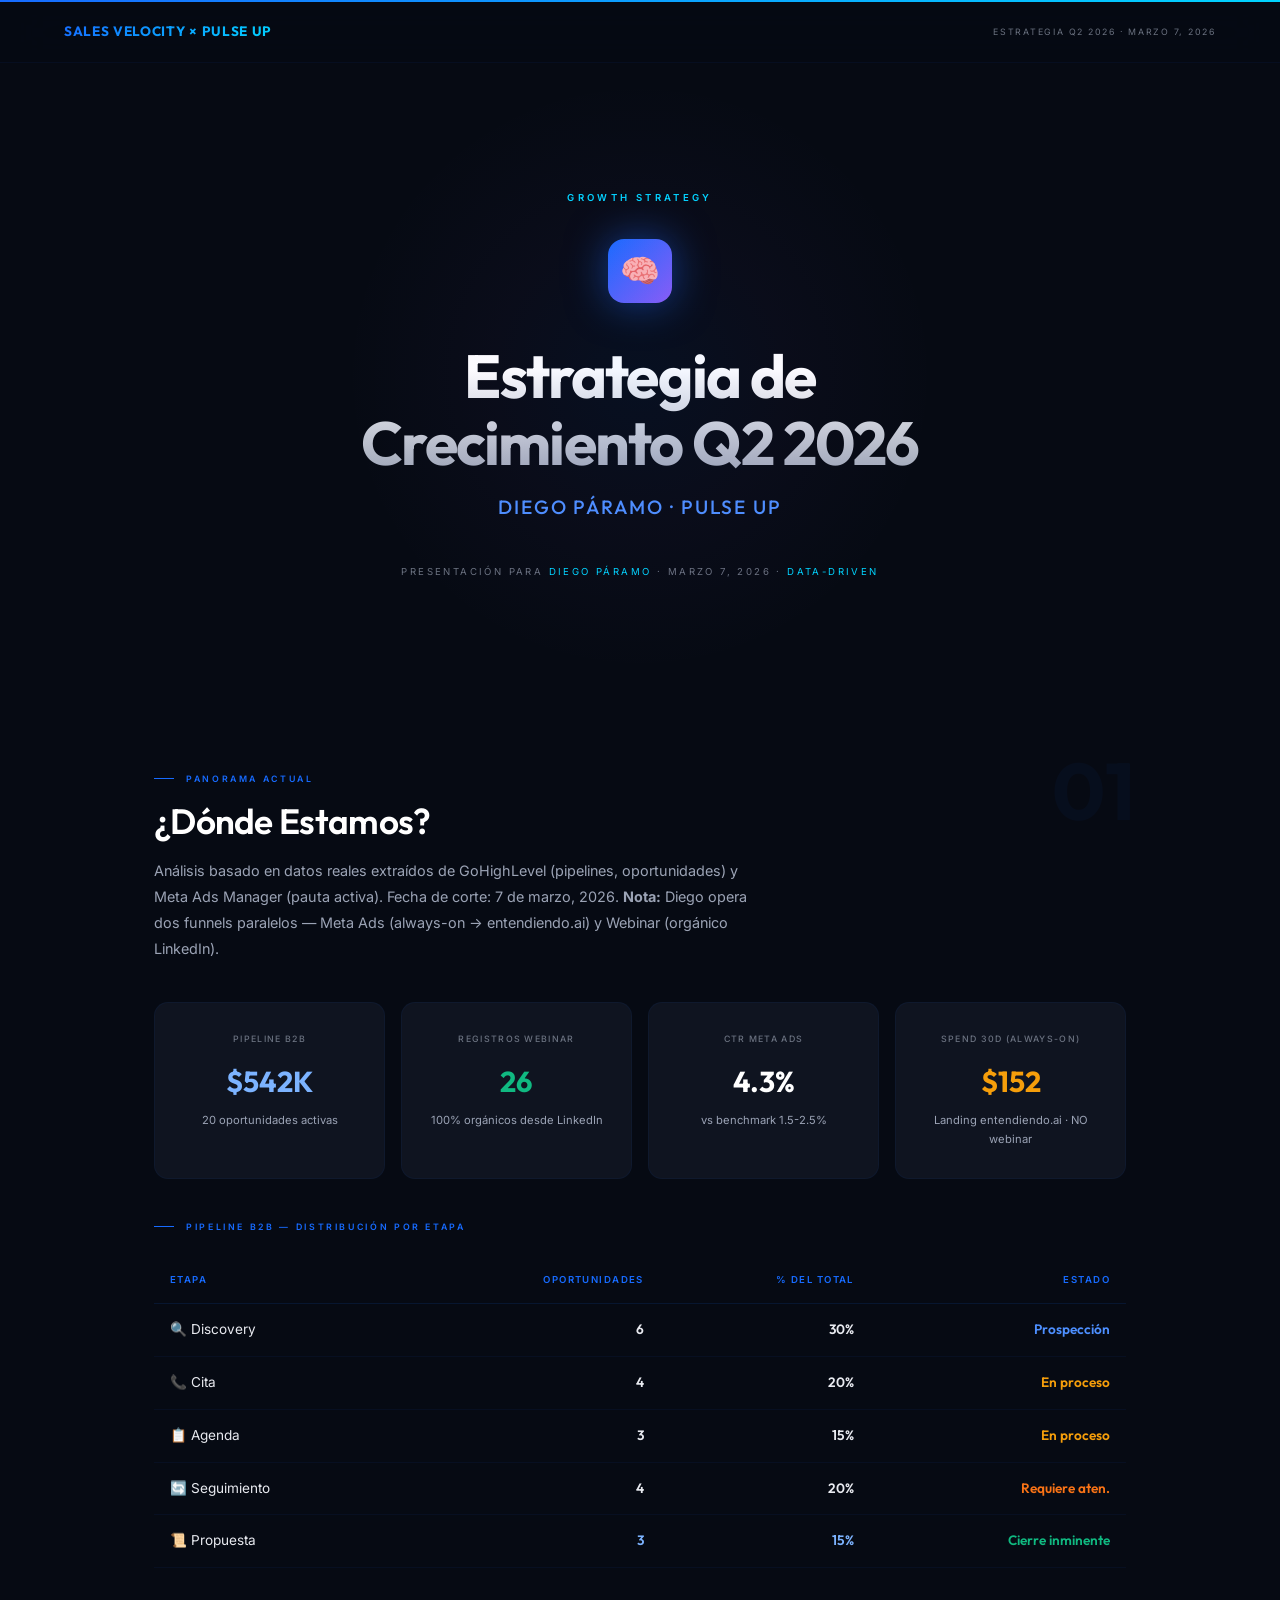
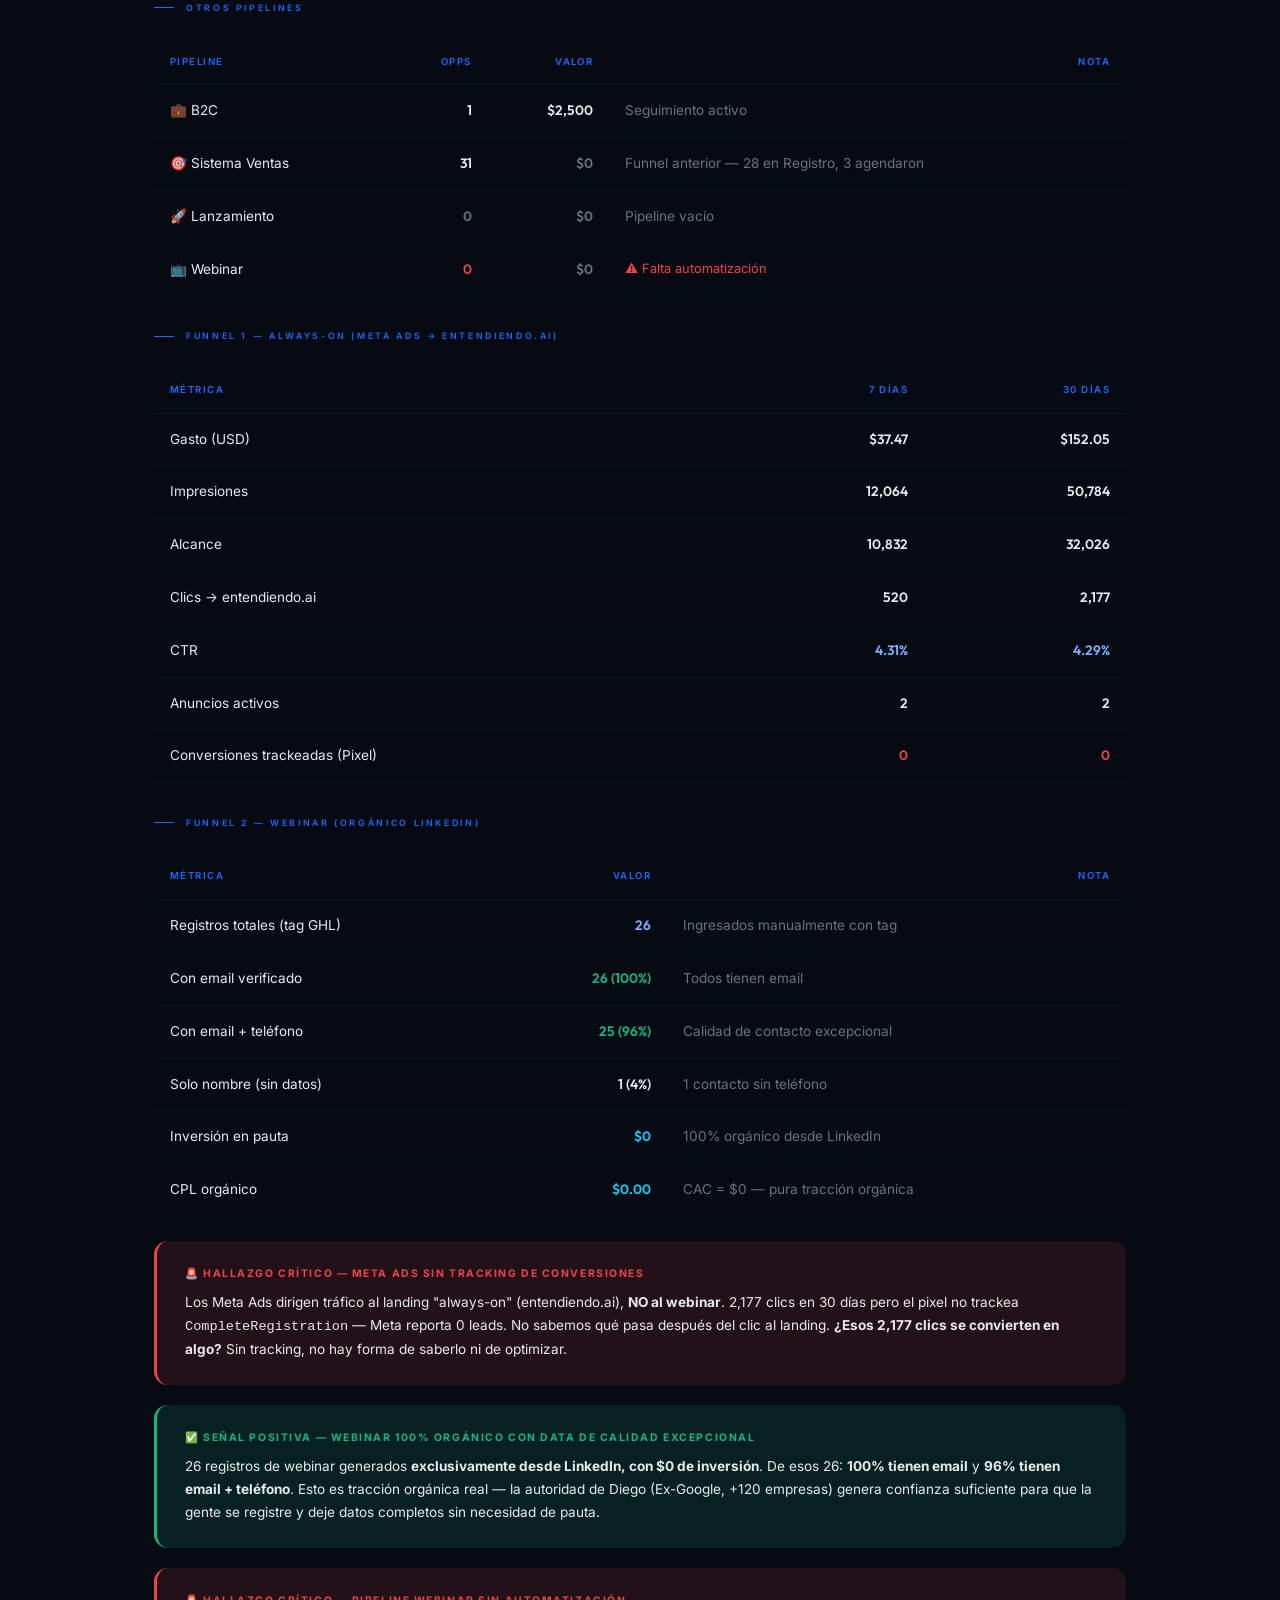
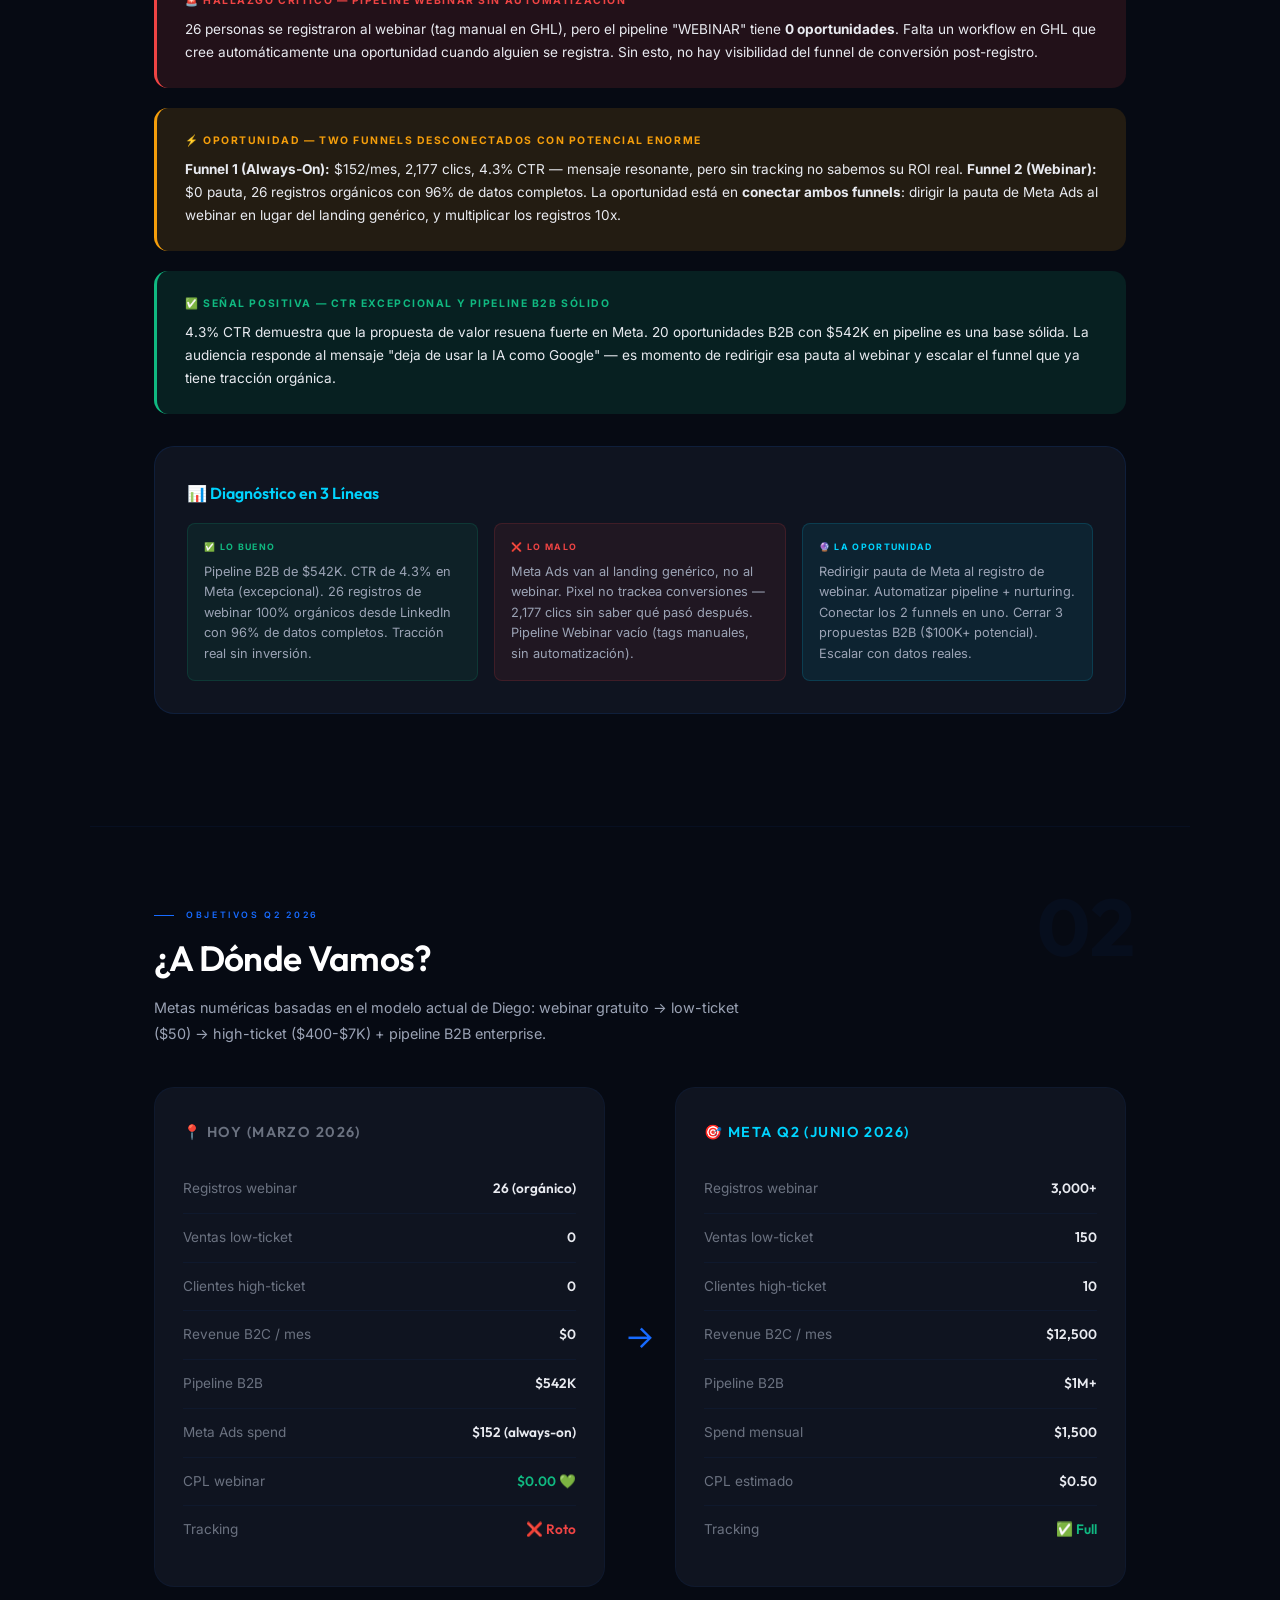
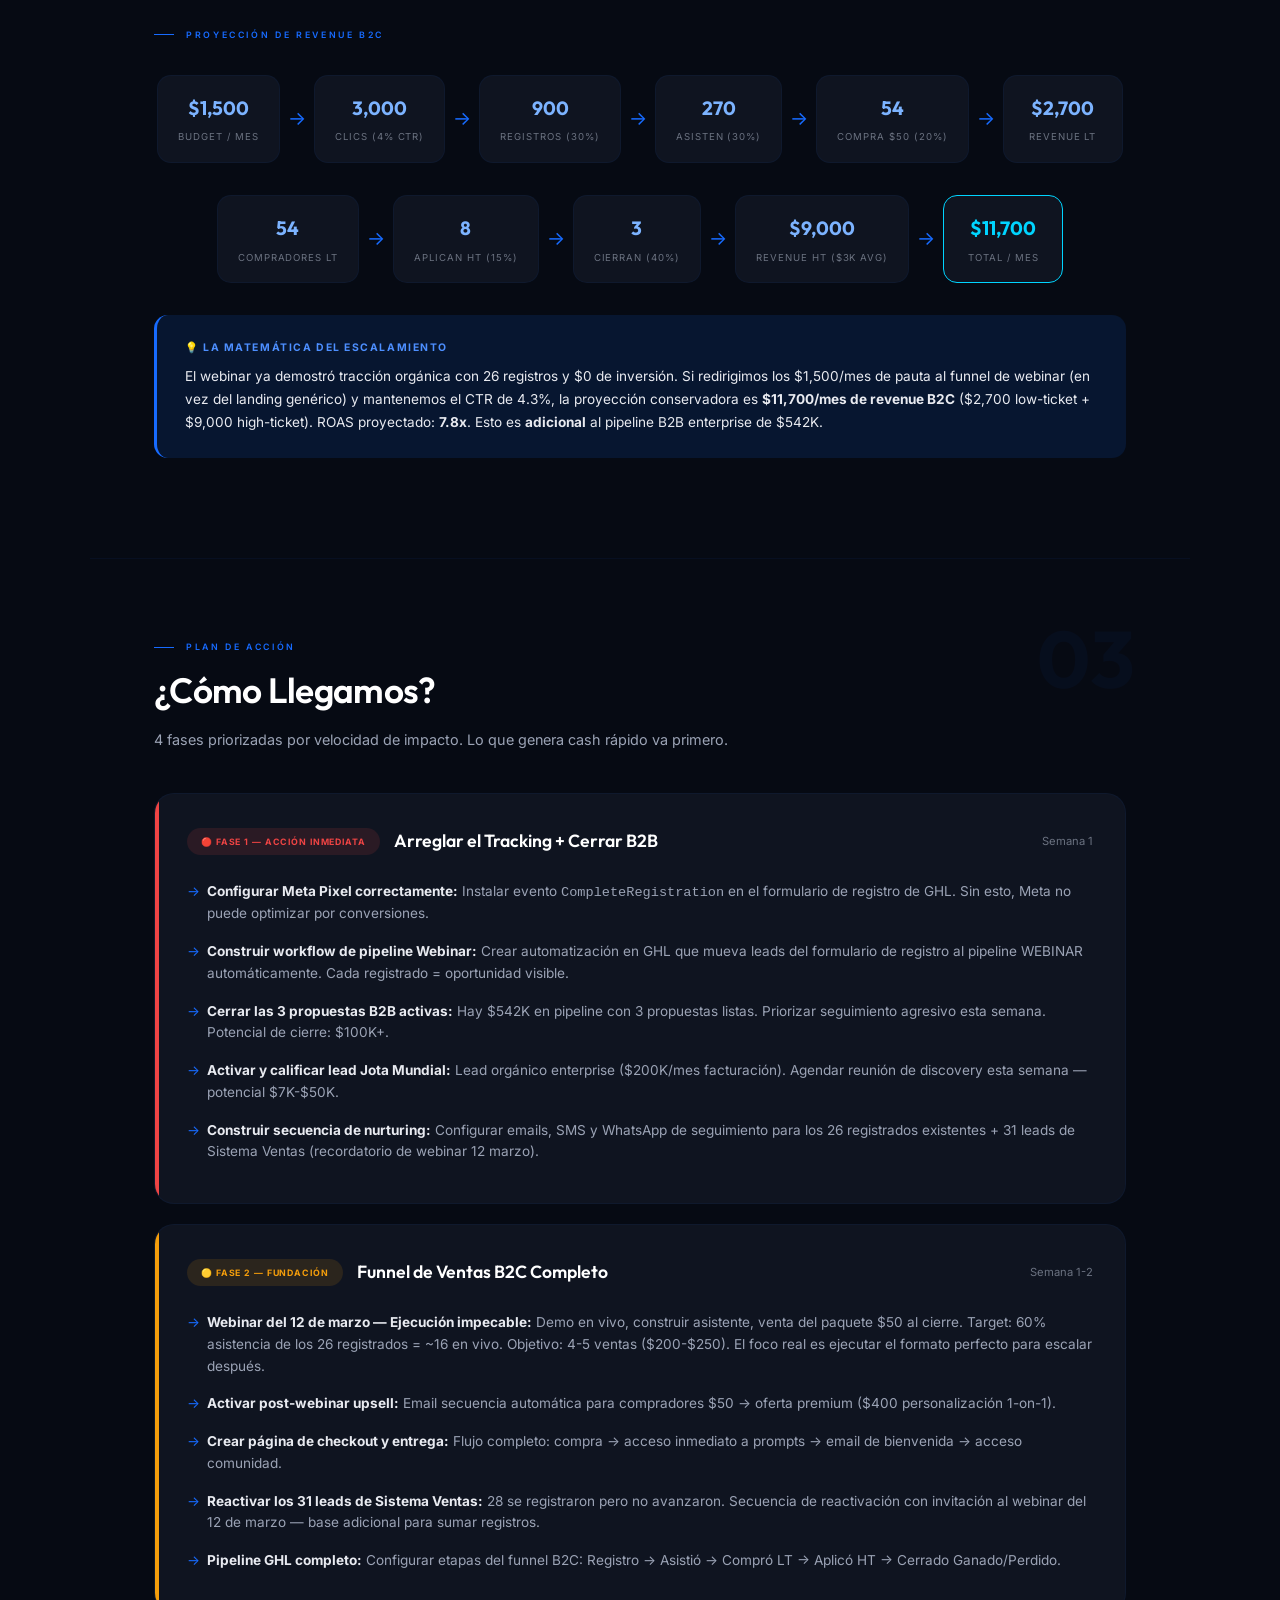
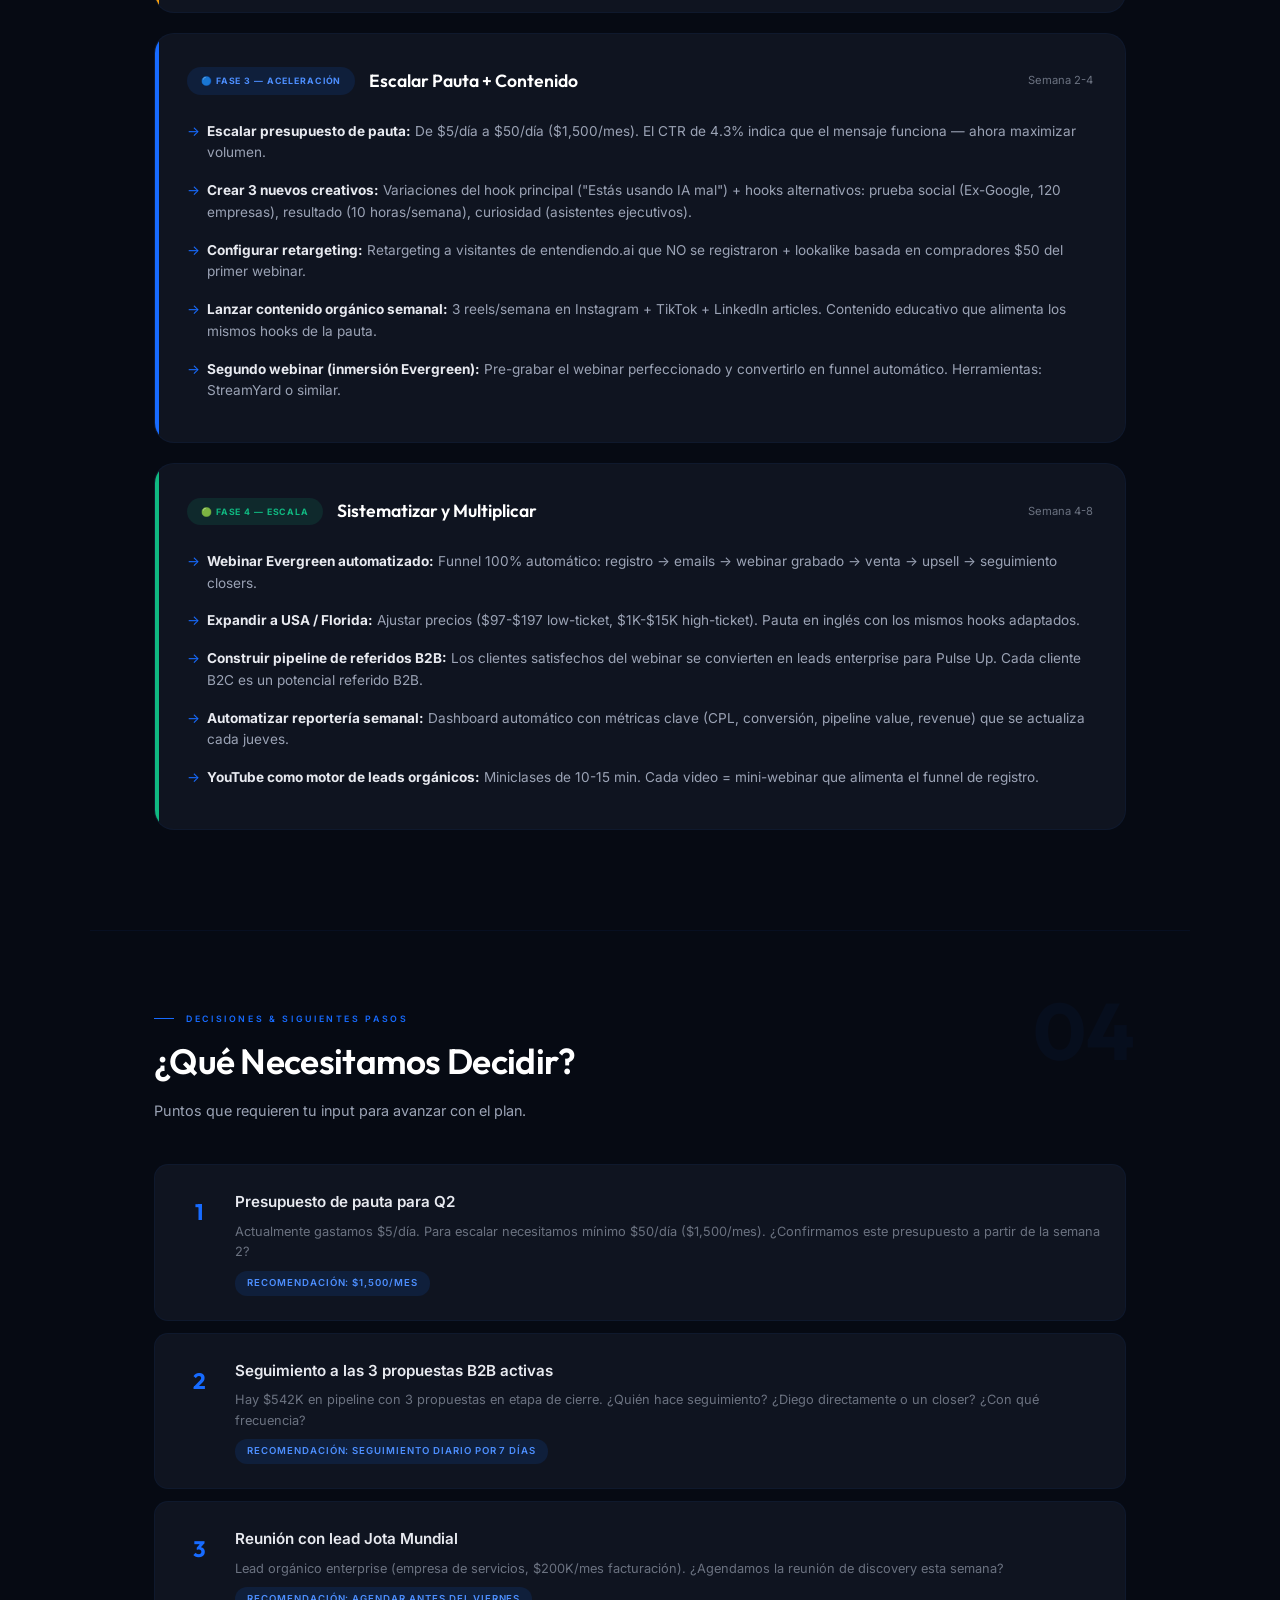
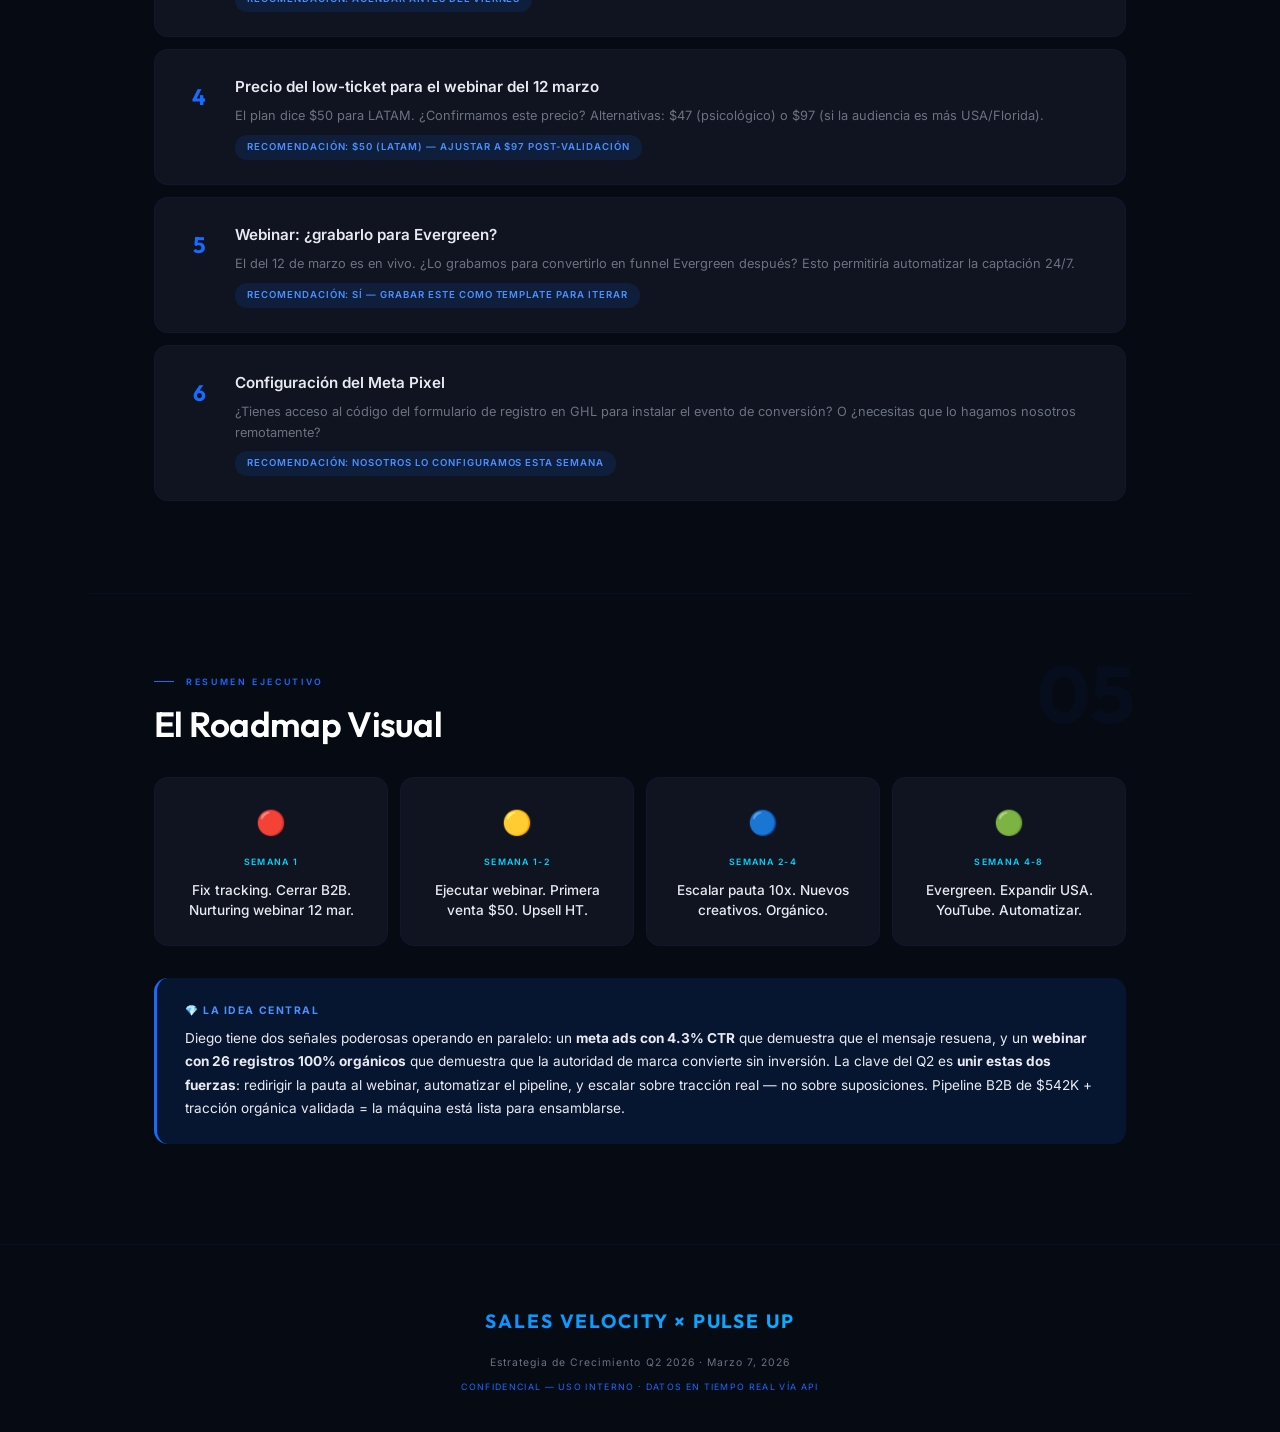
<file: index.html>
<!DOCTYPE html>
<html lang="es">
<head>
    <meta charset="UTF-8">
    <meta name="viewport" content="width=device-width, initial-scale=1.0">
    <title>Estrategia de Crecimiento Q2 2026 — Diego Páramo | Pulse Up</title>
    <meta name="description" content="Estrategia de crecimiento data-driven Q2 2026 para Diego Páramo y Pulse Up. Panorama actual, objetivos y plan de acción.">
    <link href="https://fonts.googleapis.com/css2?family=Inter:wght@300;400;500;600;700;800&family=Outfit:wght@400;500;600;700;800;900&display=swap" rel="stylesheet">
    <style>
        *, *::before, *::after { margin:0; padding:0; box-sizing:border-box; }

        :root {
            --bg-deep: #060A13;
            --bg-base: #0A0E17;
            --bg-card: #0F1420;
            --bg-elevated: #141923;
            --bg-surface: #1A1F2E;
            --white: #FFFFFF;
            --white-soft: #E8EAF0;
            --white-muted: #9BA3B5;
            --white-dim: #6B7280;
            --blue: #176BFF;
            --blue-light: #4D8FFF;
            --blue-bright: #7CB3FF;
            --blue-deep: #0D4FCC;
            --blue-muted: rgba(23,107,255,0.12);
            --blue-glow: rgba(23,107,255,0.5);
            --cyan: #00D4FF;
            --cyan-glow: rgba(0,212,255,0.3);
            --purple: #8B5CF6;
            --purple-glow: rgba(139,92,246,0.25);
            --green: #10B981;
            --green-muted: rgba(16,185,129,0.12);
            --yellow: #F59E0B;
            --yellow-muted: rgba(245,158,11,0.12);
            --red: #EF4444;
            --red-muted: rgba(239,68,68,0.12);
            --orange: #F97316;
            --border-subtle: rgba(23,107,255,0.06);
            --border-default: rgba(23,107,255,0.12);
            --border-strong: rgba(23,107,255,0.25);
            --font-primary: 'Inter', -apple-system, sans-serif;
            --font-display: 'Outfit', sans-serif;
            --radius-sm: 8px;
            --radius-md: 14px;
            --radius-lg: 20px;
            --transition: all 0.4s cubic-bezier(0.4,0,0.2,1);
        }

        ::-webkit-scrollbar { width:5px }
        ::-webkit-scrollbar-track { background:var(--bg-deep) }
        ::-webkit-scrollbar-thumb { background:var(--blue-deep); border-radius:3px }

        body {
            font-family: var(--font-primary);
            background: var(--bg-deep);
            color: var(--white);
            line-height: 1.75;
            -webkit-font-smoothing: antialiased;
            overflow-x: hidden;
        }

        /* ── GLOW LINE ── */
        .glow-line {
            position:fixed; top:0; left:0; width:100%; height:2px;
            background:linear-gradient(90deg, var(--blue), var(--cyan), var(--purple), var(--blue));
            background-size:300% 100%; animation:shimmer 4s ease-in-out infinite; z-index:1000;
        }
        @keyframes shimmer { 0%,100%{background-position:0% 50%} 50%{background-position:100% 50%} }

        /* ── NAV ── */
        nav {
            display:flex; justify-content:space-between; align-items:center;
            padding:18px 5%; border-bottom:1px solid var(--border-subtle);
            position:sticky; top:2px; background:rgba(6,10,19,0.92);
            backdrop-filter:blur(24px) saturate(1.8); z-index:100;
        }
        nav .logo {
            font-family:var(--font-display); font-weight:700; font-size:0.85rem;
            background:linear-gradient(135deg, var(--blue), var(--cyan));
            -webkit-background-clip:text; -webkit-text-fill-color:transparent;
            letter-spacing:0.05em;
        }
        nav .meta { font-size:0.55rem; text-transform:uppercase; letter-spacing:0.2em; color:var(--white-dim) }

        /* ── HERO ── */
        .hero {
            text-align:center; padding:100px 5% 80px; position:relative; overflow:hidden;
            min-height:70vh; display:flex; flex-direction:column; justify-content:center; align-items:center;
        }
        .hero::before {
            content:''; position:absolute; top:50%; left:50%; transform:translate(-50%,-50%);
            width:700px; height:700px;
            background:radial-gradient(circle, var(--blue-glow) 0%, var(--purple-glow) 30%, transparent 60%);
            opacity:0.12; pointer-events:none;
        }
        .hero .eyebrow {
            font-size:0.6rem; text-transform:uppercase; letter-spacing:0.35em;
            color:var(--cyan); margin-bottom:32px; font-weight:600;
        }
        .hero .brand-icon {
            width:64px; height:64px; border-radius:16px; margin-bottom:40px;
            background:linear-gradient(135deg, var(--blue), var(--purple));
            display:flex; align-items:center; justify-content:center; font-size:2rem;
            box-shadow:0 0 40px var(--blue-glow);
        }
        .hero h1 {
            font-family:var(--font-display); font-size:clamp(2.2rem,5vw,3.8rem);
            font-weight:700; letter-spacing:-0.03em; line-height:1.1; margin-bottom:14px;
            background:linear-gradient(180deg, var(--white) 20%, var(--white-muted) 100%);
            -webkit-background-clip:text; -webkit-text-fill-color:transparent;
        }
        .hero .subtitle {
            font-family:var(--font-display); font-size:1.2rem; font-weight:500;
            color:var(--blue-light); letter-spacing:0.1em; text-transform:uppercase; margin-bottom:40px;
        }
        .hero .cover-meta {
            font-size:0.6rem; text-transform:uppercase; letter-spacing:0.25em;
            color:var(--white-dim);
        }
        .hero .cover-meta span { color:var(--cyan) }

        /* ── SECTIONS ── */
        .section {
            padding:80px 5%; max-width:1100px; margin:0 auto;
            border-bottom:1px solid var(--border-subtle); position:relative;
        }
        .section-number {
            font-family:var(--font-display); font-size:5rem; font-weight:700;
            color:var(--blue); opacity:0.04; position:absolute; top:60px; right:5%; line-height:1;
        }
        .section-label {
            font-size:0.55rem; text-transform:uppercase; letter-spacing:0.3em;
            color:var(--blue); margin-bottom:14px; font-weight:600;
            display:flex; align-items:center; gap:12px;
        }
        .section-label::before { content:''; width:20px; height:1px; background:var(--blue) }
        .section h2 {
            font-family:var(--font-display); font-size:clamp(1.5rem,3vw,2.2rem);
            font-weight:600; margin-bottom:16px; letter-spacing:-0.02em; line-height:1.2;
        }
        .section .intro {
            font-size:0.9rem; line-height:1.8; color:var(--white-muted);
            max-width:620px; margin-bottom:40px;
        }

        /* ── KPI CARDS ── */
        .kpi-grid { display:grid; grid-template-columns:repeat(4,1fr); gap:16px; margin-bottom:40px }
        .kpi-card {
            background:var(--bg-card); border:1px solid var(--border-subtle);
            border-radius:var(--radius-md); padding:28px 20px; text-align:center;
            transition:var(--transition); position:relative; overflow:hidden;
        }
        .kpi-card::before {
            content:''; position:absolute; top:0; left:0; right:0; height:2px;
            background:linear-gradient(90deg, var(--blue), var(--cyan)); opacity:0; transition:var(--transition);
        }
        .kpi-card:hover { transform:translateY(-4px); border-color:var(--border-strong) }
        .kpi-card:hover::before { opacity:1 }
        .kpi-card .label {
            font-size:0.55rem; text-transform:uppercase; letter-spacing:0.15em;
            color:var(--white-dim); margin-bottom:10px; font-weight:500;
        }
        .kpi-card .value {
            font-family:var(--font-display); font-size:1.8rem; font-weight:700;
            color:var(--white); margin-bottom:4px;
        }
        .kpi-card .sub { font-size:0.7rem; color:var(--white-muted) }
        .kpi-card.accent .value { color:var(--blue-bright) }
        .kpi-card.warn .value { color:var(--yellow) }
        .kpi-card.danger .value { color:var(--red) }
        .kpi-card.success .value { color:var(--green) }

        /* ── TABLES ── */
        .data-table { width:100%; border-collapse:collapse; margin:24px 0 }
        .data-table th {
            text-align:left; padding:14px 16px; font-size:0.6rem; text-transform:uppercase;
            letter-spacing:0.15em; color:var(--blue); border-bottom:1px solid var(--border-default);
            font-weight:600;
        }
        .data-table td {
            padding:14px 16px; font-size:0.85rem; border-bottom:1px solid var(--border-subtle);
            color:var(--white-soft); transition:var(--transition);
        }
        .data-table tr:hover td { background:rgba(23,107,255,0.03) }
        .data-table .num { font-family:var(--font-display); font-weight:600; text-align:right }
        .data-table .highlight { color:var(--blue-bright); font-weight:600 }
        .data-table .dim { color:var(--white-dim) }

        /* ── CALLOUT BOXES ── */
        .callout {
            border-radius:var(--radius-md); padding:24px 28px;
            margin:20px 0; position:relative; border-left:3px solid;
        }
        .callout.red { background:var(--red-muted); border-color:var(--red) }
        .callout.yellow { background:var(--yellow-muted); border-color:var(--yellow) }
        .callout.green { background:var(--green-muted); border-color:var(--green) }
        .callout.blue { background:var(--blue-muted); border-color:var(--blue) }
        .callout .callout-title {
            font-size:0.65rem; text-transform:uppercase; letter-spacing:0.15em;
            font-weight:700; margin-bottom:8px;
        }
        .callout.red .callout-title { color:var(--red) }
        .callout.yellow .callout-title { color:var(--yellow) }
        .callout.green .callout-title { color:var(--green) }
        .callout.blue .callout-title { color:var(--blue-light) }
        .callout p { font-size:0.85rem; color:var(--white-soft); line-height:1.7 }

        /* ── INSIGHT BOX ── */
        .insight-box {
            background:var(--bg-card); border:1px solid var(--border-default);
            border-radius:var(--radius-lg); padding:32px; margin:32px 0;
        }
        .insight-box h3 {
            font-family:var(--font-display); font-size:1rem; font-weight:600;
            margin-bottom:16px; color:var(--cyan);
        }
        .insight-grid { display:grid; grid-template-columns:repeat(3,1fr); gap:16px }
        .insight-item { padding:16px; border-radius:var(--radius-sm); }
        .insight-item.good { background:rgba(16,185,129,0.08); border:1px solid rgba(16,185,129,0.15) }
        .insight-item.bad { background:rgba(239,68,68,0.08); border:1px solid rgba(239,68,68,0.15) }
        .insight-item.opp { background:rgba(0,212,255,0.08); border:1px solid rgba(0,212,255,0.15) }
        .insight-item .tag {
            font-size:0.55rem; text-transform:uppercase; letter-spacing:0.15em;
            font-weight:700; margin-bottom:8px;
        }
        .insight-item.good .tag { color:var(--green) }
        .insight-item.bad .tag { color:var(--red) }
        .insight-item.opp .tag { color:var(--cyan) }
        .insight-item p { font-size:0.8rem; color:var(--white-muted); line-height:1.6 }

        /* ── COMPARISON ── */
        .compare-grid { display:grid; grid-template-columns:1fr auto 1fr; gap:0; margin:32px 0 }
        .compare-col {
            background:var(--bg-card); border:1px solid var(--border-subtle);
            padding:32px 28px; border-radius:var(--radius-lg);
        }
        .compare-col h3 {
            font-family:var(--font-display); font-size:0.9rem; font-weight:600;
            text-transform:uppercase; letter-spacing:0.1em; margin-bottom:20px;
        }
        .compare-col.today h3 { color:var(--white-dim) }
        .compare-col.target h3 { color:var(--cyan) }
        .compare-arrow {
            display:flex; align-items:center; justify-content:center; padding:0 20px;
            font-size:2rem; color:var(--blue);
        }
        .compare-row {
            display:flex; justify-content:space-between; padding:12px 0;
            border-bottom:1px solid var(--border-subtle); font-size:0.85rem;
        }
        .compare-row:last-child { border:none }
        .compare-row .metric { color:var(--white-dim) }
        .compare-row .val { font-family:var(--font-display); font-weight:600; color:var(--white-soft) }

        /* ── PHASES ── */
        .phase {
            background:var(--bg-card); border:1px solid var(--border-subtle);
            border-radius:var(--radius-lg); padding:32px; margin:20px 0;
            transition:var(--transition); position:relative; overflow:hidden;
        }
        .phase:hover { border-color:var(--border-default) }
        .phase::before {
            content:''; position:absolute; top:0; left:0; width:4px; height:100%;
        }
        .phase.p1::before { background:var(--red) }
        .phase.p2::before { background:var(--yellow) }
        .phase.p3::before { background:var(--blue) }
        .phase.p4::before { background:var(--green) }
        .phase-header { display:flex; align-items:center; gap:14px; margin-bottom:16px }
        .phase-badge {
            font-size:0.55rem; font-weight:700; text-transform:uppercase;
            letter-spacing:0.1em; padding:6px 14px; border-radius:20px;
        }
        .phase.p1 .phase-badge { background:var(--red-muted); color:var(--red) }
        .phase.p2 .phase-badge { background:var(--yellow-muted); color:var(--yellow) }
        .phase.p3 .phase-badge { background:var(--blue-muted); color:var(--blue-light) }
        .phase.p4 .phase-badge { background:var(--green-muted); color:var(--green) }
        .phase h3 { font-family:var(--font-display); font-size:1.1rem; font-weight:600 }
        .phase-timeline { font-size:0.7rem; color:var(--white-dim); margin-left:auto }
        .phase ul { list-style:none; margin-top:12px }
        .phase li {
            padding:8px 0 8px 20px; position:relative; font-size:0.85rem;
            color:var(--white-muted); line-height:1.6;
        }
        .phase li::before {
            content:'→'; position:absolute; left:0; color:var(--blue);
        }
        .phase li strong { color:var(--white-soft) }

        /* ── DECISIONS ── */
        .decision-card {
            background:var(--bg-card); border:1px solid var(--border-subtle);
            border-radius:var(--radius-md); padding:24px; margin:12px 0;
            display:grid; grid-template-columns:40px 1fr; gap:16px;
            transition:var(--transition);
        }
        .decision-card:hover { border-color:var(--border-default) }
        .decision-num {
            font-family:var(--font-display); font-size:1.4rem; font-weight:700;
            color:var(--blue); text-align:center; padding-top:4px;
        }
        .decision-content h4 { font-size:0.95rem; font-weight:600; margin-bottom:6px; color:var(--white-soft) }
        .decision-content p { font-size:0.8rem; color:var(--white-dim); line-height:1.6 }
        .decision-content .rec {
            display:inline-block; margin-top:8px; padding:4px 12px; border-radius:12px;
            font-size:0.6rem; text-transform:uppercase; letter-spacing:0.1em; font-weight:600;
            background:var(--blue-muted); color:var(--blue-light);
        }

        /* ── ROADMAP ── */
        .roadmap { display:grid; grid-template-columns:repeat(4,1fr); gap:12px; margin:32px 0 }
        .roadmap-step {
            background:var(--bg-card); border:1px solid var(--border-subtle);
            border-radius:var(--radius-md); padding:24px 16px; text-align:center;
            transition:var(--transition); position:relative;
        }
        .roadmap-step:hover { transform:translateY(-3px); border-color:var(--border-default) }
        .roadmap-step .week {
            font-size:0.55rem; text-transform:uppercase; letter-spacing:0.15em;
            color:var(--cyan); margin-bottom:10px; font-weight:600;
        }
        .roadmap-step .goal { font-size:0.85rem; font-weight:500; color:var(--white-soft); line-height:1.5 }
        .roadmap-step .icon { font-size:1.5rem; margin-bottom:10px }

        /* ── FUNNEL MATH ── */
        .funnel-flow {
            display:flex; align-items:center; justify-content:center;
            gap:8px; margin:32px 0; flex-wrap:wrap;
        }
        .funnel-step {
            background:var(--bg-card); border:1px solid var(--border-subtle);
            border-radius:var(--radius-md); padding:16px 20px; text-align:center;
            min-width:120px;
        }
        .funnel-step .val { font-family:var(--font-display); font-size:1.2rem; font-weight:700; color:var(--blue-bright) }
        .funnel-step .label { font-size:0.6rem; text-transform:uppercase; letter-spacing:0.1em; color:var(--white-dim); margin-top:4px }
        .funnel-arrow { font-size:1.2rem; color:var(--blue); }

        /* ── FOOTER ── */
        footer {
            text-align:center; padding:60px 5% 40px; border-top:1px solid var(--border-subtle);
        }
        footer .logo-text {
            font-family:var(--font-display); font-weight:700; font-size:1.2rem;
            background:linear-gradient(135deg, var(--blue), var(--cyan));
            -webkit-background-clip:text; -webkit-text-fill-color:transparent;
            margin-bottom:16px;
        }
        footer p { font-size:0.65rem; color:var(--white-dim); letter-spacing:0.1em }

        /* ── RESPONSIVE ── */
        @media (max-width:768px) {
            .kpi-grid { grid-template-columns:repeat(2,1fr) }
            .insight-grid { grid-template-columns:1fr }
            .compare-grid { grid-template-columns:1fr; gap:16px }
            .compare-arrow { transform:rotate(90deg); padding:10px 0 }
            .roadmap { grid-template-columns:repeat(2,1fr) }
            .phase-header { flex-wrap:wrap }
            .funnel-flow { flex-direction:column }
            .funnel-arrow { transform:rotate(90deg) }
            .section { padding:50px 5% }
        }

        @media print {
            .glow-line, nav { display:none }
            body { background:#fff; color:#111 }
            .hero::before { display:none }
            .section { page-break-inside:avoid }
            .kpi-card, .phase, .callout, .insight-box, .decision-card { break-inside:avoid }
        }
    </style>
</head>
<body>
    <div class="glow-line"></div>

    <nav>
        <div class="logo">SALES VELOCITY × PULSE UP</div>
        <span class="meta">Estrategia Q2 2026 · Marzo 7, 2026</span>
    </nav>

    <!-- ═══════════ HERO ═══════════ -->
    <section class="hero">
        <p class="eyebrow">Growth Strategy</p>
        <div class="brand-icon">🧠</div>
        <h1>Estrategia de<br>Crecimiento Q2 2026</h1>
        <p class="subtitle">Diego Páramo · Pulse Up</p>
        <p class="cover-meta">Presentación para <span>Diego Páramo</span> · Marzo 7, 2026 · <span>Data-Driven</span></p>
    </section>

    <!-- ═══════════ 01 · PANORAMA ACTUAL ═══════════ -->
    <section class="section">
        <span class="section-number">01</span>
        <p class="section-label">Panorama Actual</p>
        <h2>¿Dónde Estamos?</h2>
        <p class="intro">Análisis basado en datos reales extraídos de GoHighLevel (pipelines, oportunidades) y Meta Ads Manager (pauta activa). Fecha de corte: 7 de marzo, 2026. <strong>Nota:</strong> Diego opera dos funnels paralelos — Meta Ads (always-on → entendiendo.ai) y Webinar (orgánico LinkedIn).</p>

        <!-- KPI Cards -->
        <div class="kpi-grid">
            <div class="kpi-card accent">
                <p class="label">Pipeline B2B</p>
                <p class="value">$542K</p>
                <p class="sub">20 oportunidades activas</p>
            </div>
            <div class="kpi-card success">
                <p class="label">Registros Webinar</p>
                <p class="value">26</p>
                <p class="sub">100% orgánicos desde LinkedIn</p>
            </div>
            <div class="kpi-card">
                <p class="label">CTR Meta Ads</p>
                <p class="value">4.3%</p>
                <p class="sub">vs benchmark 1.5-2.5%</p>
            </div>
            <div class="kpi-card warn">
                <p class="label">Spend 30d (Always-On)</p>
                <p class="value">$152</p>
                <p class="sub">Landing entendiendo.ai · NO webinar</p>
            </div>
        </div>

        <!-- Pipeline B2B Detail -->
        <p class="section-label" style="margin-top:40px">Pipeline B2B — Distribución por Etapa</p>
        <table class="data-table">
            <thead>
                <tr>
                    <th>Etapa</th>
                    <th style="text-align:right">Oportunidades</th>
                    <th style="text-align:right">% del Total</th>
                    <th style="text-align:right">Estado</th>
                </tr>
            </thead>
            <tbody>
                <tr>
                    <td>🔍 Discovery</td>
                    <td class="num">6</td>
                    <td class="num">30%</td>
                    <td class="num" style="color:var(--blue-light)">Prospección</td>
                </tr>
                <tr>
                    <td>📞 Cita</td>
                    <td class="num">4</td>
                    <td class="num">20%</td>
                    <td class="num" style="color:var(--yellow)">En proceso</td>
                </tr>
                <tr>
                    <td>📋 Agenda</td>
                    <td class="num">3</td>
                    <td class="num">15%</td>
                    <td class="num" style="color:var(--yellow)">En proceso</td>
                </tr>
                <tr>
                    <td>🔄 Seguimiento</td>
                    <td class="num">4</td>
                    <td class="num">20%</td>
                    <td class="num" style="color:var(--orange)">Requiere aten.</td>
                </tr>
                <tr>
                    <td>📜 Propuesta</td>
                    <td class="num highlight">3</td>
                    <td class="num highlight">15%</td>
                    <td class="num" style="color:var(--green)">Cierre inminente</td>
                </tr>
            </tbody>
        </table>

        <!-- Other Pipelines -->
        <p class="section-label" style="margin-top:32px">Otros Pipelines</p>
        <table class="data-table">
            <thead>
                <tr><th>Pipeline</th><th style="text-align:right">Opps</th><th style="text-align:right">Valor</th><th style="text-align:right">Nota</th></tr>
            </thead>
            <tbody>
                <tr>
                    <td>💼 B2C</td>
                    <td class="num">1</td>
                    <td class="num">$2,500</td>
                    <td class="dim">Seguimiento activo</td>
                </tr>
                <tr>
                    <td>🎯 Sistema Ventas</td>
                    <td class="num">31</td>
                    <td class="num dim">$0</td>
                    <td class="dim">Funnel anterior — 28 en Registro, 3 agendaron</td>
                </tr>
                <tr>
                    <td>🚀 Lanzamiento</td>
                    <td class="num dim">0</td>
                    <td class="num dim">$0</td>
                    <td class="dim">Pipeline vacío</td>
                </tr>
                <tr>
                    <td>📺 Webinar</td>
                    <td class="num" style="color:var(--red)">0</td>
                    <td class="num dim">$0</td>
                    <td style="color:var(--red); font-size:0.8rem">⚠️ Falta automatización</td>
                </tr>
            </tbody>
        </table>

        <!-- Meta Ads Detail -->
        <p class="section-label" style="margin-top:32px">Funnel 1 — Always-On (Meta Ads → entendiendo.ai)</p>
        <table class="data-table">
            <thead>
                <tr><th>Métrica</th><th style="text-align:right">7 días</th><th style="text-align:right">30 días</th></tr>
            </thead>
            <tbody>
                <tr><td>Gasto (USD)</td><td class="num">$37.47</td><td class="num">$152.05</td></tr>
                <tr><td>Impresiones</td><td class="num">12,064</td><td class="num">50,784</td></tr>
                <tr><td>Alcance</td><td class="num">10,832</td><td class="num">32,026</td></tr>
                <tr><td>Clics → entendiendo.ai</td><td class="num">520</td><td class="num">2,177</td></tr>
                <tr><td>CTR</td><td class="num highlight">4.31%</td><td class="num highlight">4.29%</td></tr>
                <tr><td>Anuncios activos</td><td class="num">2</td><td class="num">2</td></tr>
                <tr><td>Conversiones trackeadas (Pixel)</td><td class="num" style="color:var(--red)">0</td><td class="num" style="color:var(--red)">0</td></tr>
            </tbody>
        </table>

        <p class="section-label" style="margin-top:32px">Funnel 2 — Webinar (Orgánico LinkedIn)</p>
        <table class="data-table">
            <thead>
                <tr><th>Métrica</th><th style="text-align:right">Valor</th><th style="text-align:right">Nota</th></tr>
            </thead>
            <tbody>
                <tr><td>Registros totales (tag GHL)</td><td class="num highlight">26</td><td class="dim">Ingresados manualmente con tag</td></tr>
                <tr><td>Con email verificado</td><td class="num" style="color:var(--green)">26 (100%)</td><td class="dim">Todos tienen email</td></tr>
                <tr><td>Con email + teléfono</td><td class="num" style="color:var(--green)">25 (96%)</td><td class="dim">Calidad de contacto excepcional</td></tr>
                <tr><td>Solo nombre (sin datos)</td><td class="num">1 (4%)</td><td class="dim">1 contacto sin teléfono</td></tr>
                <tr><td>Inversión en pauta</td><td class="num" style="color:var(--cyan)">$0</td><td class="dim">100% orgánico desde LinkedIn</td></tr>
                <tr><td>CPL orgánico</td><td class="num" style="color:var(--cyan)">$0.00</td><td class="dim">CAC = $0 — pura tracción orgánica</td></tr>
            </tbody>
        </table>

        <!-- Critical Findings -->
        <div class="callout red">
            <p class="callout-title">🚨 Hallazgo Crítico — Meta Ads sin tracking de conversiones</p>
            <p>Los Meta Ads dirigen tráfico al landing "always-on" (entendiendo.ai), <strong>NO al webinar</strong>. 2,177 clics en 30 días pero el pixel no trackea <code>CompleteRegistration</code> — Meta reporta 0 leads. No sabemos qué pasa después del clic al landing. <strong>¿Esos 2,177 clics se convierten en algo?</strong> Sin tracking, no hay forma de saberlo ni de optimizar.</p>
        </div>

        <div class="callout green">
            <p class="callout-title">✅ Señal Positiva — Webinar 100% orgánico con data de calidad excepcional</p>
            <p>26 registros de webinar generados <strong>exclusivamente desde LinkedIn, con $0 de inversión</strong>. De esos 26: <strong>100% tienen email</strong> y <strong>96% tienen email + teléfono</strong>. Esto es tracción orgánica real — la autoridad de Diego (Ex-Google, +120 empresas) genera confianza suficiente para que la gente se registre y deje datos completos sin necesidad de pauta.</p>
        </div>

        <div class="callout red">
            <p class="callout-title">🚨 Hallazgo Crítico — Pipeline Webinar sin automatización</p>
            <p>26 personas se registraron al webinar (tag manual en GHL), pero el pipeline "WEBINAR" tiene <strong>0 oportunidades</strong>. Falta un workflow en GHL que cree automáticamente una oportunidad cuando alguien se registra. Sin esto, no hay visibilidad del funnel de conversión post-registro.</p>
        </div>

        <div class="callout yellow">
            <p class="callout-title">⚡ Oportunidad — Two funnels desconectados con potencial enorme</p>
            <p><strong>Funnel 1 (Always-On):</strong> $152/mes, 2,177 clics, 4.3% CTR — mensaje resonante, pero sin tracking no sabemos su ROI real. <strong>Funnel 2 (Webinar):</strong> $0 pauta, 26 registros orgánicos con 96% de datos completos. La oportunidad está en <strong>conectar ambos funnels</strong>: dirigir la pauta de Meta Ads al webinar en lugar del landing genérico, y multiplicar los registros 10x.</p>
        </div>

        <div class="callout green">
            <p class="callout-title">✅ Señal Positiva — CTR excepcional y pipeline B2B sólido</p>
            <p>4.3% CTR demuestra que la propuesta de valor resuena fuerte en Meta. 20 oportunidades B2B con $542K en pipeline es una base sólida. La audiencia responde al mensaje "deja de usar la IA como Google" — es momento de redirigir esa pauta al webinar y escalar el funnel que ya tiene tracción orgánica.</p>
        </div>

        <!-- Insight Box -->
        <div class="insight-box">
            <h3>📊 Diagnóstico en 3 Líneas</h3>
            <div class="insight-grid">
                <div class="insight-item good">
                    <p class="tag">✅ Lo Bueno</p>
                    <p>Pipeline B2B de $542K. CTR de 4.3% en Meta (excepcional). 26 registros de webinar 100% orgánicos desde LinkedIn con 96% de datos completos. Tracción real sin inversión.</p>
                </div>
                <div class="insight-item bad">
                    <p class="tag">❌ Lo Malo</p>
                    <p>Meta Ads van al landing genérico, no al webinar. Pixel no trackea conversiones — 2,177 clics sin saber qué pasó después. Pipeline Webinar vacío (tags manuales, sin automatización).</p>
                </div>
                <div class="insight-item opp">
                    <p class="tag">🔮 La Oportunidad</p>
                    <p>Redirigir pauta de Meta al registro de webinar. Automatizar pipeline + nurturing. Conectar los 2 funnels en uno. Cerrar 3 propuestas B2B ($100K+ potencial). Escalar con datos reales.</p>
                </div>
            </div>
        </div>
    </section>

    <!-- ═══════════ 02 · OBJETIVOS ═══════════ -->
    <section class="section">
        <span class="section-number">02</span>
        <p class="section-label">Objetivos Q2 2026</p>
        <h2>¿A Dónde Vamos?</h2>
        <p class="intro">Metas numéricas basadas en el modelo actual de Diego: webinar gratuito → low-ticket ($50) → high-ticket ($400-$7K) + pipeline B2B enterprise.</p>

        <!-- Today vs Target -->
        <div class="compare-grid">
            <div class="compare-col today">
                <h3>📍 Hoy (Marzo 2026)</h3>
                <div class="compare-row"><span class="metric">Registros webinar</span><span class="val">26 (orgánico)</span></div>
                <div class="compare-row"><span class="metric">Ventas low-ticket</span><span class="val">0</span></div>
                <div class="compare-row"><span class="metric">Clientes high-ticket</span><span class="val">0</span></div>
                <div class="compare-row"><span class="metric">Revenue B2C / mes</span><span class="val">$0</span></div>
                <div class="compare-row"><span class="metric">Pipeline B2B</span><span class="val">$542K</span></div>
                <div class="compare-row"><span class="metric">Meta Ads spend</span><span class="val">$152 (always-on)</span></div>
                <div class="compare-row"><span class="metric">CPL webinar</span><span class="val" style="color:var(--green)">$0.00 💚</span></div>
                <div class="compare-row"><span class="metric">Tracking</span><span class="val" style="color:var(--red)">❌ Roto</span></div>
            </div>
            <div class="compare-arrow">→</div>
            <div class="compare-col target">
                <h3>🎯 Meta Q2 (Junio 2026)</h3>
                <div class="compare-row"><span class="metric">Registros webinar</span><span class="val">3,000+</span></div>
                <div class="compare-row"><span class="metric">Ventas low-ticket</span><span class="val">150</span></div>
                <div class="compare-row"><span class="metric">Clientes high-ticket</span><span class="val">10</span></div>
                <div class="compare-row"><span class="metric">Revenue B2C / mes</span><span class="val">$12,500</span></div>
                <div class="compare-row"><span class="metric">Pipeline B2B</span><span class="val">$1M+</span></div>
                <div class="compare-row"><span class="metric">Spend mensual</span><span class="val">$1,500</span></div>
                <div class="compare-row"><span class="metric">CPL estimado</span><span class="val">$0.50</span></div>
                <div class="compare-row"><span class="metric">Tracking</span><span class="val" style="color:var(--green)">✅ Full</span></div>
            </div>
        </div>

        <!-- Revenue Math -->
        <p class="section-label" style="margin-top:40px">Proyección de Revenue B2C</p>

        <div class="funnel-flow">
            <div class="funnel-step"><p class="val">$1,500</p><p class="label">Budget / mes</p></div>
            <span class="funnel-arrow">→</span>
            <div class="funnel-step"><p class="val">3,000</p><p class="label">Clics (4% CTR)</p></div>
            <span class="funnel-arrow">→</span>
            <div class="funnel-step"><p class="val">900</p><p class="label">Registros (30%)</p></div>
            <span class="funnel-arrow">→</span>
            <div class="funnel-step"><p class="val">270</p><p class="label">Asisten (30%)</p></div>
            <span class="funnel-arrow">→</span>
            <div class="funnel-step"><p class="val">54</p><p class="label">Compra $50 (20%)</p></div>
            <span class="funnel-arrow">→</span>
            <div class="funnel-step"><p class="val">$2,700</p><p class="label">Revenue LT</p></div>
        </div>
        <div class="funnel-flow" style="margin-top:8px">
            <div class="funnel-step"><p class="val">54</p><p class="label">Compradores LT</p></div>
            <span class="funnel-arrow">→</span>
            <div class="funnel-step"><p class="val">8</p><p class="label">Aplican HT (15%)</p></div>
            <span class="funnel-arrow">→</span>
            <div class="funnel-step"><p class="val">3</p><p class="label">Cierran (40%)</p></div>
            <span class="funnel-arrow">→</span>
            <div class="funnel-step"><p class="val">$9,000</p><p class="label">Revenue HT ($3K avg)</p></div>
            <span class="funnel-arrow">→</span>
            <div class="funnel-step" style="border-color:var(--cyan)"><p class="val" style="color:var(--cyan)">$11,700</p><p class="label">Total / mes</p></div>
        </div>

        <div class="callout blue" style="margin-top:24px">
            <p class="callout-title">💡 La matemática del escalamiento</p>
            <p>El webinar ya demostró tracción orgánica con 26 registros y $0 de inversión. Si redirigimos los $1,500/mes de pauta al funnel de webinar (en vez del landing genérico) y mantenemos el CTR de 4.3%, la proyección conservadora es <strong>$11,700/mes de revenue B2C</strong> ($2,700 low-ticket + $9,000 high-ticket). ROAS proyectado: <strong>7.8x</strong>. Esto es <strong>adicional</strong> al pipeline B2B enterprise de $542K.</p>
        </div>
    </section>

    <!-- ═══════════ 03 · PLAN DE ACCIÓN ═══════════ -->
    <section class="section">
        <span class="section-number">03</span>
        <p class="section-label">Plan de Acción</p>
        <h2>¿Cómo Llegamos?</h2>
        <p class="intro">4 fases priorizadas por velocidad de impacto. Lo que genera cash rápido va primero.</p>

        <!-- Phase 1 -->
        <div class="phase p1">
            <div class="phase-header">
                <span class="phase-badge">🔴 Fase 1 — Acción Inmediata</span>
                <h3>Arreglar el Tracking + Cerrar B2B</h3>
                <span class="phase-timeline">Semana 1</span>
            </div>
            <ul>
                <li><strong>Configurar Meta Pixel correctamente:</strong> Instalar evento <code>CompleteRegistration</code> en el formulario de registro de GHL. Sin esto, Meta no puede optimizar por conversiones.</li>
                <li><strong>Construir workflow de pipeline Webinar:</strong> Crear automatización en GHL que mueva leads del formulario de registro al pipeline WEBINAR automáticamente. Cada registrado = oportunidad visible.</li>
                <li><strong>Cerrar las 3 propuestas B2B activas:</strong> Hay $542K en pipeline con 3 propuestas listas. Priorizar seguimiento agresivo esta semana. Potencial de cierre: $100K+.</li>
                <li><strong>Activar y calificar lead Jota Mundial:</strong> Lead orgánico enterprise ($200K/mes facturación). Agendar reunión de discovery esta semana — potencial $7K-$50K.</li>
                <li><strong>Construir secuencia de nurturing:</strong> Configurar emails, SMS y WhatsApp de seguimiento para los 26 registrados existentes + 31 leads de Sistema Ventas (recordatorio de webinar 12 marzo).</li>
            </ul>
        </div>

        <!-- Phase 2 -->
        <div class="phase p2">
            <div class="phase-header">
                <span class="phase-badge">🟡 Fase 2 — Fundación</span>
                <h3>Funnel de Ventas B2C Completo</h3>
                <span class="phase-timeline">Semana 1-2</span>
            </div>
            <ul>
                <li><strong>Webinar del 12 de marzo — Ejecución impecable:</strong> Demo en vivo, construir asistente, venta del paquete $50 al cierre. Target: 60% asistencia de los 26 registrados = ~16 en vivo. Objetivo: 4-5 ventas ($200-$250). El foco real es ejecutar el formato perfecto para escalar después.</li>
                <li><strong>Activar post-webinar upsell:</strong> Email secuencia automática para compradores $50 → oferta premium ($400 personalización 1-on-1).</li>
                <li><strong>Crear página de checkout y entrega:</strong> Flujo completo: compra → acceso inmediato a prompts → email de bienvenida → acceso comunidad.</li>
                <li><strong>Reactivar los 31 leads de Sistema Ventas:</strong> 28 se registraron pero no avanzaron. Secuencia de reactivación con invitación al webinar del 12 de marzo — base adicional para sumar registros.</li>
                <li><strong>Pipeline GHL completo:</strong> Configurar etapas del funnel B2C: Registro → Asistió → Compró LT → Aplicó HT → Cerrado Ganado/Perdido.</li>
            </ul>
        </div>

        <!-- Phase 3 -->
        <div class="phase p3">
            <div class="phase-header">
                <span class="phase-badge">🔵 Fase 3 — Aceleración</span>
                <h3>Escalar Pauta + Contenido</h3>
                <span class="phase-timeline">Semana 2-4</span>
            </div>
            <ul>
                <li><strong>Escalar presupuesto de pauta:</strong> De $5/día a $50/día ($1,500/mes). El CTR de 4.3% indica que el mensaje funciona — ahora maximizar volumen.</li>
                <li><strong>Crear 3 nuevos creativos:</strong> Variaciones del hook principal ("Estás usando IA mal") + hooks alternativos: prueba social (Ex-Google, 120 empresas), resultado (10 horas/semana), curiosidad (asistentes ejecutivos).</li>
                <li><strong>Configurar retargeting:</strong> Retargeting a visitantes de entendiendo.ai que NO se registraron + lookalike basada en compradores $50 del primer webinar.</li>
                <li><strong>Lanzar contenido orgánico semanal:</strong> 3 reels/semana en Instagram + TikTok + LinkedIn articles. Contenido educativo que alimenta los mismos hooks de la pauta.</li>
                <li><strong>Segundo webinar (inmersión Evergreen):</strong> Pre-grabar el webinar perfeccionado y convertirlo en funnel automático. Herramientas: StreamYard o similar.</li>
            </ul>
        </div>

        <!-- Phase 4 -->
        <div class="phase p4">
            <div class="phase-header">
                <span class="phase-badge">🟢 Fase 4 — Escala</span>
                <h3>Sistematizar y Multiplicar</h3>
                <span class="phase-timeline">Semana 4-8</span>
            </div>
            <ul>
                <li><strong>Webinar Evergreen automatizado:</strong> Funnel 100% automático: registro → emails → webinar grabado → venta → upsell → seguimiento closers.</li>
                <li><strong>Expandir a USA / Florida:</strong> Ajustar precios ($97-$197 low-ticket, $1K-$15K high-ticket). Pauta en inglés con los mismos hooks adaptados.</li>
                <li><strong>Construir pipeline de referidos B2B:</strong> Los clientes satisfechos del webinar se convierten en leads enterprise para Pulse Up. Cada cliente B2C es un potencial referido B2B.</li>
                <li><strong>Automatizar reportería semanal:</strong> Dashboard automático con métricas clave (CPL, conversión, pipeline value, revenue) que se actualiza cada jueves.</li>
                <li><strong>YouTube como motor de leads orgánicos:</strong> Miniclases de 10-15 min. Cada video = mini-webinar que alimenta el funnel de registro.</li>
            </ul>
        </div>
    </section>

    <!-- ═══════════ 04 · DECISIONES ═══════════ -->
    <section class="section">
        <span class="section-number">04</span>
        <p class="section-label">Decisiones & Siguientes Pasos</p>
        <h2>¿Qué Necesitamos Decidir?</h2>
        <p class="intro">Puntos que requieren tu input para avanzar con el plan.</p>

        <div class="decision-card">
            <div class="decision-num">1</div>
            <div class="decision-content">
                <h4>Presupuesto de pauta para Q2</h4>
                <p>Actualmente gastamos $5/día. Para escalar necesitamos mínimo $50/día ($1,500/mes). ¿Confirmamos este presupuesto a partir de la semana 2?</p>
                <span class="rec">Recomendación: $1,500/mes</span>
            </div>
        </div>

        <div class="decision-card">
            <div class="decision-num">2</div>
            <div class="decision-content">
                <h4>Seguimiento a las 3 propuestas B2B activas</h4>
                <p>Hay $542K en pipeline con 3 propuestas en etapa de cierre. ¿Quién hace seguimiento? ¿Diego directamente o un closer? ¿Con qué frecuencia?</p>
                <span class="rec">Recomendación: Seguimiento diario por 7 días</span>
            </div>
        </div>

        <div class="decision-card">
            <div class="decision-num">3</div>
            <div class="decision-content">
                <h4>Reunión con lead Jota Mundial</h4>
                <p>Lead orgánico enterprise (empresa de servicios, $200K/mes facturación). ¿Agendamos la reunión de discovery esta semana?</p>
                <span class="rec">Recomendación: Agendar antes del viernes</span>
            </div>
        </div>

        <div class="decision-card">
            <div class="decision-num">4</div>
            <div class="decision-content">
                <h4>Precio del low-ticket para el webinar del 12 marzo</h4>
                <p>El plan dice $50 para LATAM. ¿Confirmamos este precio? Alternativas: $47 (psicológico) o $97 (si la audiencia es más USA/Florida).</p>
                <span class="rec">Recomendación: $50 (LATAM) — ajustar a $97 post-validación</span>
            </div>
        </div>

        <div class="decision-card">
            <div class="decision-num">5</div>
            <div class="decision-content">
                <h4>Webinar: ¿grabarlo para Evergreen?</h4>
                <p>El del 12 de marzo es en vivo. ¿Lo grabamos para convertirlo en funnel Evergreen después? Esto permitiría automatizar la captación 24/7.</p>
                <span class="rec">Recomendación: Sí — grabar este como template para iterar</span>
            </div>
        </div>

        <div class="decision-card">
            <div class="decision-num">6</div>
            <div class="decision-content">
                <h4>Configuración del Meta Pixel</h4>
                <p>¿Tienes acceso al código del formulario de registro en GHL para instalar el evento de conversión? O ¿necesitas que lo hagamos nosotros remotamente?</p>
                <span class="rec">Recomendación: Nosotros lo configuramos esta semana</span>
            </div>
        </div>
    </section>

    <!-- ═══════════ 05 · RESUMEN EJECUTIVO ═══════════ -->
    <section class="section" style="border:none">
        <span class="section-number">05</span>
        <p class="section-label">Resumen Ejecutivo</p>
        <h2>El Roadmap Visual</h2>

        <div class="roadmap">
            <div class="roadmap-step">
                <p class="icon">🔴</p>
                <p class="week">Semana 1</p>
                <p class="goal">Fix tracking. Cerrar B2B. Nurturing webinar 12 mar.</p>
            </div>
            <div class="roadmap-step">
                <p class="icon">🟡</p>
                <p class="week">Semana 1-2</p>
                <p class="goal">Ejecutar webinar. Primera venta $50. Upsell HT.</p>
            </div>
            <div class="roadmap-step">
                <p class="icon">🔵</p>
                <p class="week">Semana 2-4</p>
                <p class="goal">Escalar pauta 10x. Nuevos creativos. Orgánico.</p>
            </div>
            <div class="roadmap-step">
                <p class="icon">🟢</p>
                <p class="week">Semana 4-8</p>
                <p class="goal">Evergreen. Expandir USA. YouTube. Automatizar.</p>
            </div>
        </div>

        <div class="callout blue" style="margin-top:32px">
            <p class="callout-title">💎 La Idea Central</p>
            <p>Diego tiene dos señales poderosas operando en paralelo: un <strong>meta ads con 4.3% CTR</strong> que demuestra que el mensaje resuena, y un <strong>webinar con 26 registros 100% orgánicos</strong> que demuestra que la autoridad de marca convierte sin inversión. La clave del Q2 es <strong>unir estas dos fuerzas</strong>: redirigir la pauta al webinar, automatizar el pipeline, y escalar sobre tracción real — no sobre suposiciones. Pipeline B2B de $542K + tracción orgánica validada = la máquina está lista para ensamblarse.</p>
        </div>
    </section>

    <!-- ═══════════ FOOTER ═══════════ -->
    <footer>
        <p class="logo-text">SALES VELOCITY × PULSE UP</p>
        <p>Estrategia de Crecimiento Q2 2026 · Marzo 7, 2026</p>
        <p style="margin-top:6px; color:var(--blue); font-size:0.55rem; letter-spacing:0.15em">CONFIDENCIAL — USO INTERNO · DATOS EN TIEMPO REAL VÍA API</p>
    </footer>
</body>
</html>
</file>
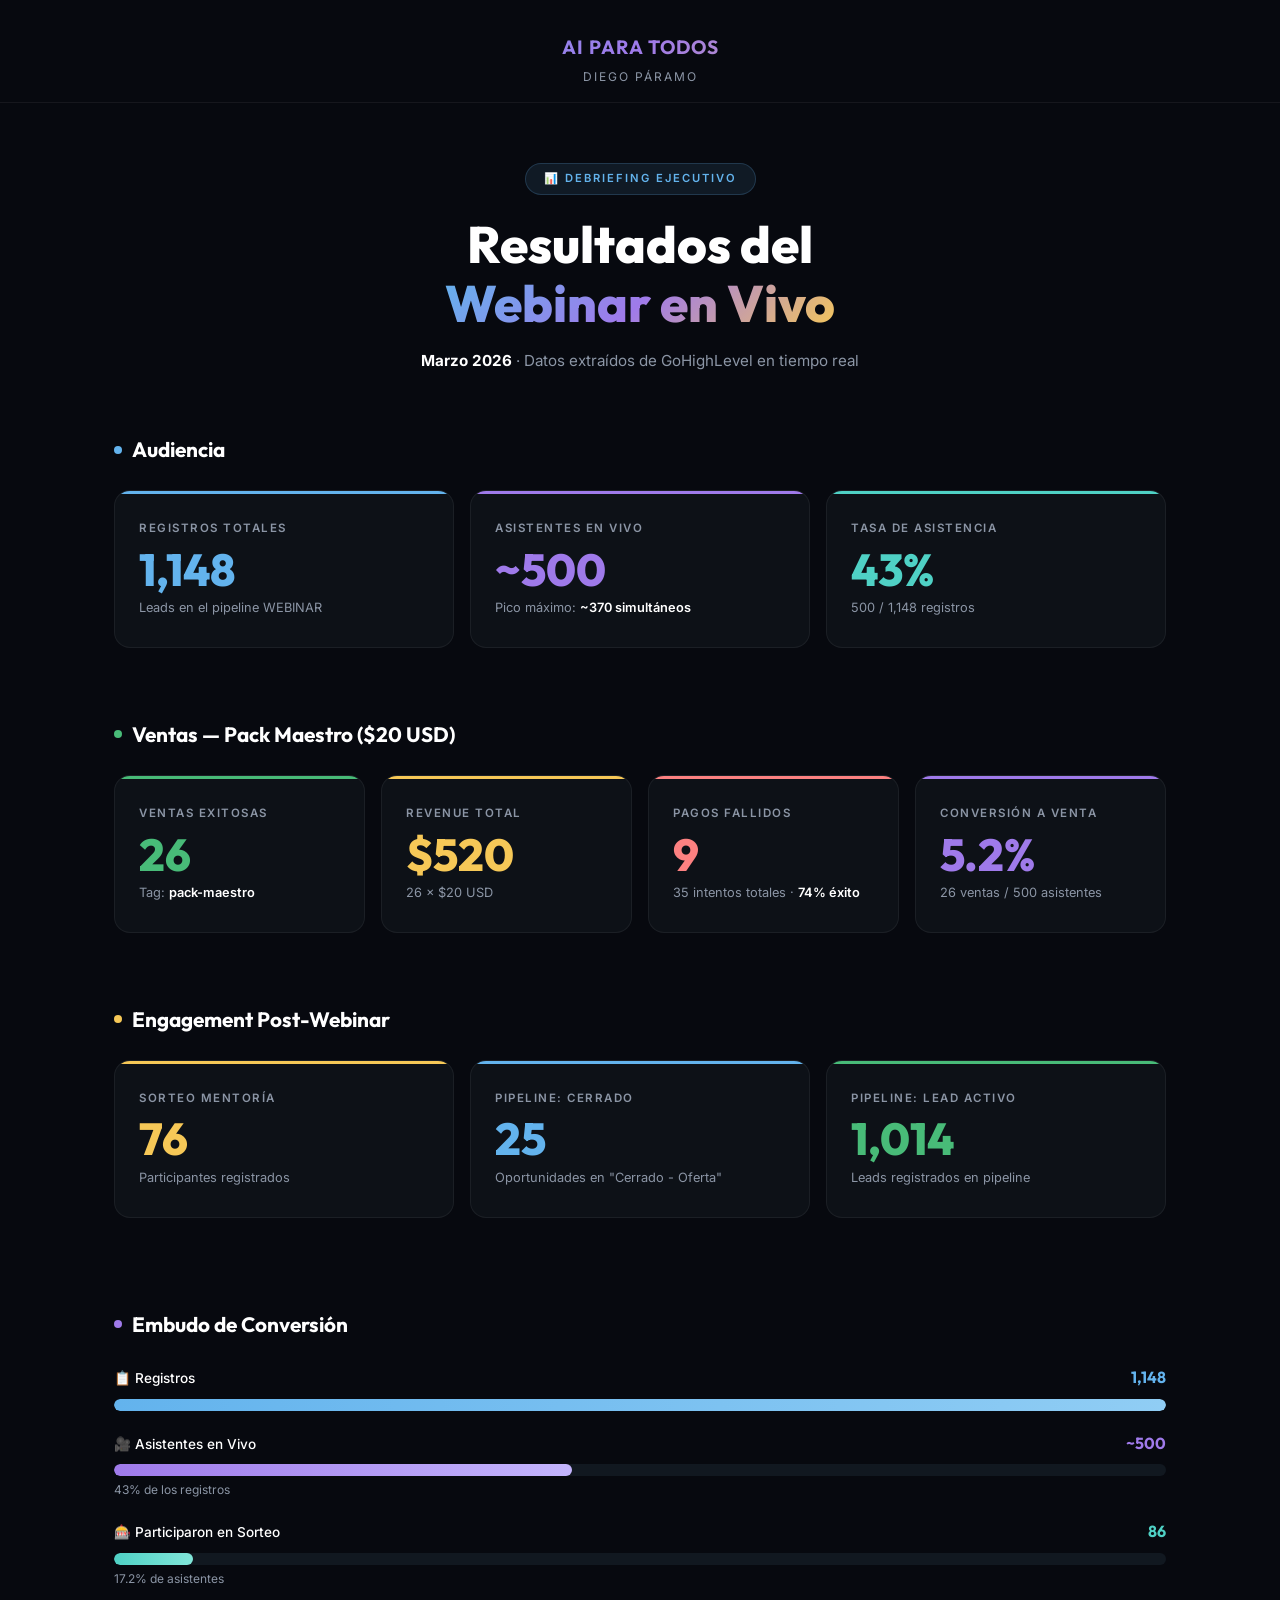
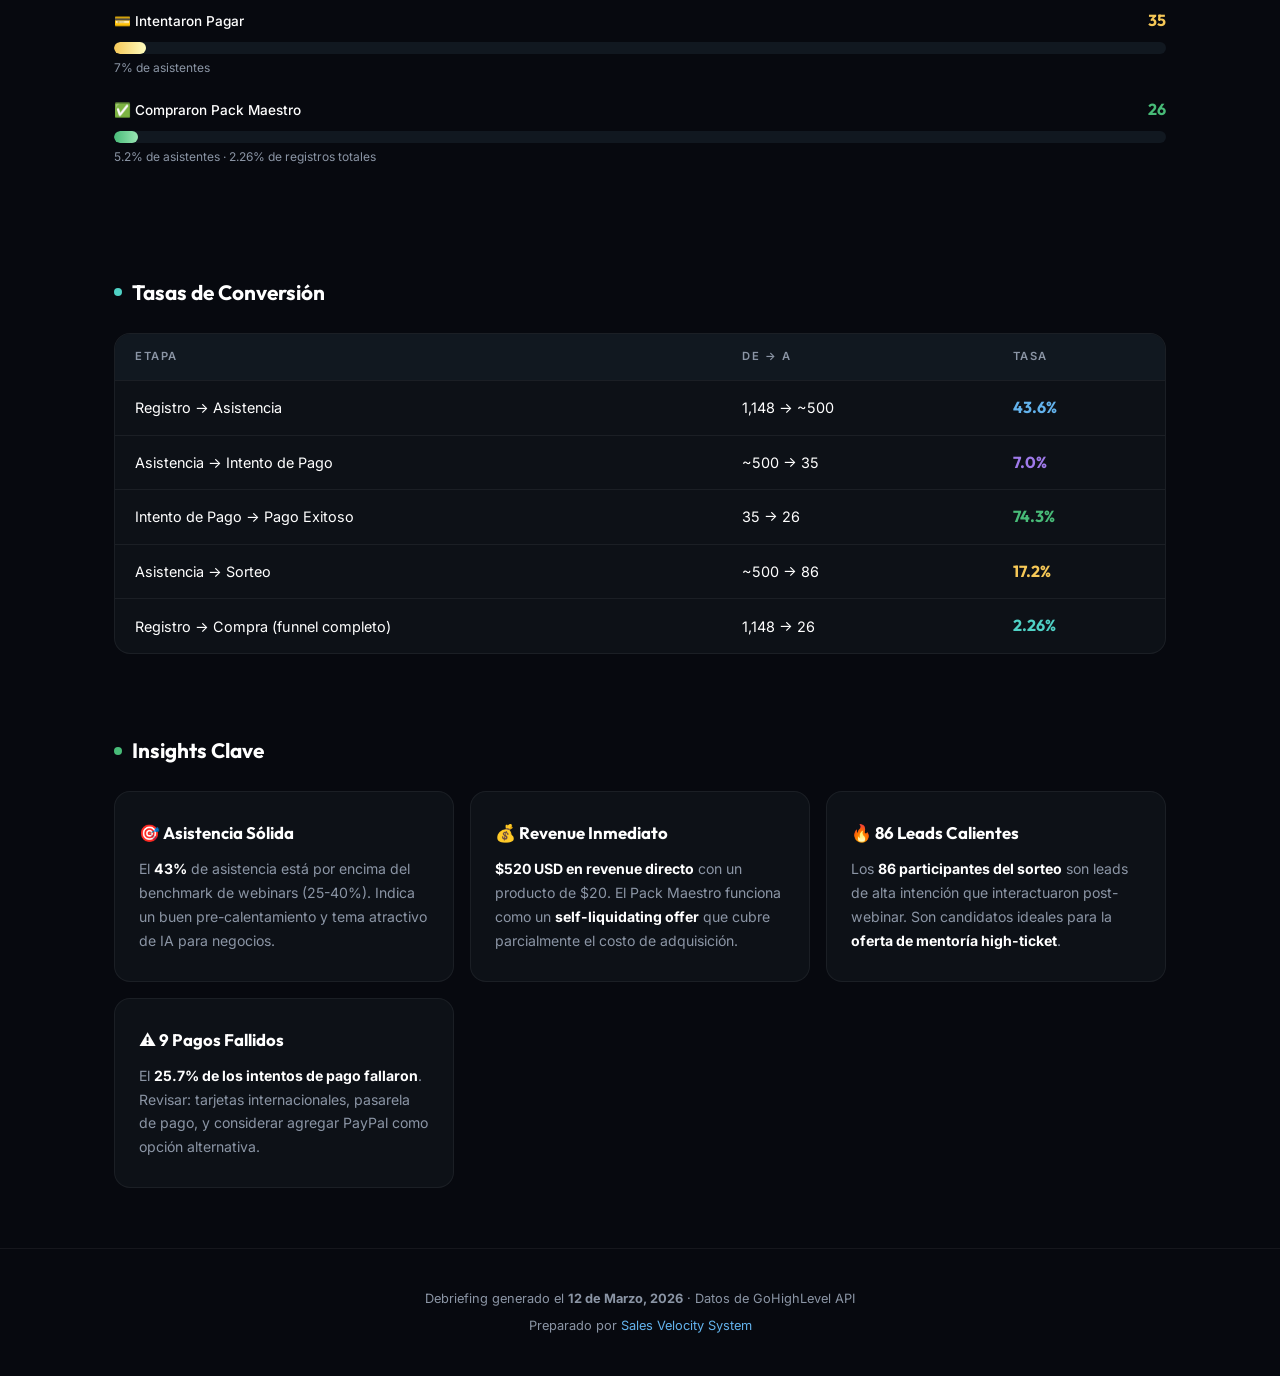
<file: debriefing_webinar.html>
<!DOCTYPE html>
<html lang="es">
<head>
  <meta charset="UTF-8">
  <meta name="viewport" content="width=device-width, initial-scale=1.0">
  <title>Debriefing Webinar — AI Para Todos | Diego Páramo</title>
  <meta name="description" content="Resumen ejecutivo del webinar AI Para Todos — Métricas, resultados y oportunidades.">
  <link rel="preconnect" href="https://fonts.googleapis.com">
  <link href="https://fonts.googleapis.com/css2?family=Inter:wght@300;400;500;600;700;800;900&family=Outfit:wght@600;700;800&display=swap" rel="stylesheet">
  <style>
    :root {
      --bg-primary: #07090F;
      --bg-card: #0D1117;
      --bg-card-alt: #111820;
      --border: rgba(255,255,255,0.06);
      --border-accent: rgba(99,179,237,0.15);
      --white: #FFFFFF;
      --muted: #8B95A5;
      --accent-blue: #63B3ED;
      --accent-purple: #9F7AEA;
      --accent-green: #48BB78;
      --accent-gold: #F6C857;
      --accent-red: #FC8181;
      --accent-cyan: #4FD1C5;
      --gradient-hero: linear-gradient(135deg, #63B3ED 0%, #9F7AEA 50%, #F6C857 100%);
      --font-body: 'Inter', -apple-system, sans-serif;
      --font-display: 'Outfit', 'Inter', sans-serif;
      --radius: 16px;
      --radius-sm: 10px;
    }

    * { margin: 0; padding: 0; box-sizing: border-box; }

    body {
      font-family: var(--font-body);
      background: var(--bg-primary);
      color: var(--white);
      line-height: 1.6;
      -webkit-font-smoothing: antialiased;
    }

    .container {
      max-width: 1100px;
      margin: 0 auto;
      padding: 0 24px;
    }

    /* ─── HEADER ─── */
    .header {
      padding: 32px 0 16px;
      text-align: center;
      border-bottom: 1px solid var(--border);
    }
    .header-logo {
      font-family: var(--font-display);
      font-size: 1.2rem;
      font-weight: 700;
      background: var(--gradient-hero);
      -webkit-background-clip: text;
      -webkit-text-fill-color: transparent;
      background-clip: text;
      letter-spacing: 1px;
      text-transform: uppercase;
    }
    .header-sub {
      font-size: 0.75rem;
      color: var(--muted);
      margin-top: 4px;
      letter-spacing: 2px;
      text-transform: uppercase;
    }

    /* ─── HERO ─── */
    .hero {
      text-align: center;
      padding: 60px 0 40px;
    }
    .hero-badge {
      display: inline-block;
      padding: 6px 18px;
      border-radius: 100px;
      background: rgba(99,179,237,0.1);
      border: 1px solid rgba(99,179,237,0.2);
      font-size: 0.7rem;
      font-weight: 600;
      letter-spacing: 2px;
      text-transform: uppercase;
      color: var(--accent-blue);
      margin-bottom: 20px;
    }
    .hero h1 {
      font-family: var(--font-display);
      font-size: clamp(2rem, 5vw, 3.2rem);
      font-weight: 800;
      line-height: 1.15;
      margin-bottom: 16px;
    }
    .hero h1 span {
      background: var(--gradient-hero);
      -webkit-background-clip: text;
      -webkit-text-fill-color: transparent;
      background-clip: text;
    }
    .hero-date {
      font-size: 0.95rem;
      color: var(--muted);
    }
    .hero-date strong {
      color: var(--white);
    }

    /* ─── KPI GRID ─── */
    .kpi-section {
      padding: 20px 0 50px;
    }
    .kpi-section-title {
      font-family: var(--font-display);
      font-size: 1.3rem;
      font-weight: 700;
      margin-bottom: 24px;
      display: flex;
      align-items: center;
      gap: 10px;
    }
    .kpi-section-title .dot {
      width: 8px; height: 8px;
      border-radius: 50%;
      display: inline-block;
    }
    .kpi-grid {
      display: grid;
      grid-template-columns: repeat(auto-fit, minmax(220px, 1fr));
      gap: 16px;
    }
    .kpi-card {
      background: var(--bg-card);
      border: 1px solid var(--border);
      border-radius: var(--radius);
      padding: 28px 24px;
      position: relative;
      overflow: hidden;
      transition: transform 0.25s, border-color 0.25s;
    }
    .kpi-card:hover {
      transform: translateY(-3px);
      border-color: var(--border-accent);
    }
    .kpi-card::before {
      content: '';
      position: absolute;
      top: 0; left: 0; right: 0;
      height: 3px;
      border-radius: var(--radius) var(--radius) 0 0;
    }
    .kpi-card.blue::before { background: var(--accent-blue); }
    .kpi-card.purple::before { background: var(--accent-purple); }
    .kpi-card.green::before { background: var(--accent-green); }
    .kpi-card.gold::before { background: var(--accent-gold); }
    .kpi-card.red::before { background: var(--accent-red); }
    .kpi-card.cyan::before { background: var(--accent-cyan); }

    .kpi-label {
      font-size: 0.72rem;
      font-weight: 600;
      text-transform: uppercase;
      letter-spacing: 1.5px;
      color: var(--muted);
      margin-bottom: 10px;
    }
    .kpi-value {
      font-family: var(--font-display);
      font-size: 2.8rem;
      font-weight: 800;
      line-height: 1;
      margin-bottom: 6px;
    }
    .kpi-value.blue { color: var(--accent-blue); }
    .kpi-value.purple { color: var(--accent-purple); }
    .kpi-value.green { color: var(--accent-green); }
    .kpi-value.gold { color: var(--accent-gold); }
    .kpi-value.red { color: var(--accent-red); }
    .kpi-value.cyan { color: var(--accent-cyan); }

    .kpi-note {
      font-size: 0.8rem;
      color: var(--muted);
    }
    .kpi-note strong {
      color: var(--white);
      font-weight: 600;
    }

    /* ─── FUNNEL BREAKDOWN ─── */
    .funnel-section {
      padding: 40px 0 50px;
    }
    .funnel-bar-wrap {
      margin-bottom: 20px;
    }
    .funnel-bar-header {
      display: flex;
      justify-content: space-between;
      align-items: baseline;
      margin-bottom: 8px;
    }
    .funnel-bar-label {
      font-size: 0.85rem;
      font-weight: 500;
    }
    .funnel-bar-value {
      font-family: var(--font-display);
      font-size: 1rem;
      font-weight: 700;
    }
    .funnel-bar-track {
      width: 100%;
      height: 12px;
      background: var(--bg-card-alt);
      border-radius: 99px;
      overflow: hidden;
    }
    .funnel-bar-fill {
      height: 100%;
      border-radius: 99px;
      transition: width 1.5s cubic-bezier(0.22,1,0.36,1);
    }
    .funnel-bar-fill.blue { background: linear-gradient(90deg, var(--accent-blue), #90CDF4); }
    .funnel-bar-fill.purple { background: linear-gradient(90deg, var(--accent-purple), #C4B5FD); }
    .funnel-bar-fill.green { background: linear-gradient(90deg, var(--accent-green), #9AE6B4); }
    .funnel-bar-fill.gold { background: linear-gradient(90deg, var(--accent-gold), #FEFCBF); }
    .funnel-bar-fill.cyan { background: linear-gradient(90deg, var(--accent-cyan), #81E6D9); }

    .funnel-pct {
      font-size: 0.75rem;
      color: var(--muted);
      margin-top: 4px;
    }

    /* ─── CONVERSION TABLE ─── */
    .conversion-section {
      padding: 40px 0;
    }
    .conv-table {
      width: 100%;
      border-collapse: separate;
      border-spacing: 0;
      background: var(--bg-card);
      border: 1px solid var(--border);
      border-radius: var(--radius);
      overflow: hidden;
    }
    .conv-table th,
    .conv-table td {
      padding: 14px 20px;
      text-align: left;
    }
    .conv-table th {
      background: var(--bg-card-alt);
      font-size: 0.7rem;
      font-weight: 600;
      text-transform: uppercase;
      letter-spacing: 1.5px;
      color: var(--muted);
    }
    .conv-table td {
      font-size: 0.9rem;
      border-top: 1px solid var(--border);
    }
    .conv-table tr:hover td {
      background: rgba(99,179,237,0.03);
    }
    .conv-rate {
      font-family: var(--font-display);
      font-weight: 700;
      font-size: 1rem;
    }

    /* ─── INSIGHTS ─── */
    .insights-section {
      padding: 40px 0 60px;
    }
    .insight-grid {
      display: grid;
      grid-template-columns: repeat(auto-fit, minmax(300px, 1fr));
      gap: 16px;
    }
    .insight-card {
      background: var(--bg-card);
      border: 1px solid var(--border);
      border-radius: var(--radius);
      padding: 28px 24px;
    }
    .insight-card h3 {
      font-family: var(--font-display);
      font-size: 1.05rem;
      font-weight: 700;
      margin-bottom: 10px;
      display: flex;
      align-items: center;
      gap: 8px;
    }
    .insight-card p {
      font-size: 0.88rem;
      color: var(--muted);
      line-height: 1.7;
    }
    .insight-card p strong {
      color: var(--white);
    }

    /* ─── FOOTER ─── */
    footer {
      text-align: center;
      padding: 40px 0;
      border-top: 1px solid var(--border);
    }
    footer p {
      font-size: 0.8rem;
      color: var(--muted);
    }
    footer a {
      color: var(--accent-blue);
      text-decoration: none;
    }

    /* ─── ANIMATION ─── */
    .animate {
      opacity: 0;
      transform: translateY(24px);
      transition: opacity 0.7s ease, transform 0.7s ease;
    }
    .animate.visible {
      opacity: 1;
      transform: translateY(0);
    }
    .delay-1 { transition-delay: 0.1s; }
    .delay-2 { transition-delay: 0.2s; }
    .delay-3 { transition-delay: 0.3s; }
    .delay-4 { transition-delay: 0.4s; }
    .delay-5 { transition-delay: 0.5s; }
    .delay-6 { transition-delay: 0.6s; }

    /* ─── RESPONSIVE ─── */
    @media (max-width: 600px) {
      .kpi-grid { grid-template-columns: 1fr 1fr; gap: 10px; }
      .kpi-card { padding: 20px 16px; }
      .kpi-value { font-size: 2rem; }
      .hero { padding: 40px 0 24px; }
      .conv-table { font-size: 0.8rem; }
      .conv-table th, .conv-table td { padding: 10px 12px; }
      .insight-grid { grid-template-columns: 1fr; }
    }
  </style>
</head>
<body>

  <!-- HEADER -->
  <header class="header">
    <div class="container">
      <div class="header-logo">AI Para Todos</div>
      <div class="header-sub">Diego Páramo</div>
    </div>
  </header>

  <!-- HERO -->
  <section class="hero">
    <div class="container">
      <div class="hero-badge animate">📊 Debriefing Ejecutivo</div>
      <h1 class="animate delay-1">Resultados del<br><span>Webinar en Vivo</span></h1>
      <p class="hero-date animate delay-2"><strong>Marzo 2026</strong> · Datos extraídos de GoHighLevel en tiempo real</p>
    </div>
  </section>

  <!-- KPI SECTION 1: AUDIENCIA -->
  <section class="kpi-section">
    <div class="container">
      <h2 class="kpi-section-title animate"><span class="dot" style="background:var(--accent-blue)"></span> Audiencia</h2>
      <div class="kpi-grid">
        <div class="kpi-card blue animate delay-1">
          <div class="kpi-label">Registros Totales</div>
          <div class="kpi-value blue">1,148</div>
          <div class="kpi-note">Leads en el pipeline WEBINAR</div>
        </div>
        <div class="kpi-card purple animate delay-2">
          <div class="kpi-label">Asistentes en Vivo</div>
          <div class="kpi-value purple">~500</div>
          <div class="kpi-note">Pico máximo: <strong>~370 simultáneos</strong></div>
        </div>
        <div class="kpi-card cyan animate delay-3">
          <div class="kpi-label">Tasa de Asistencia</div>
          <div class="kpi-value cyan">43%</div>
          <div class="kpi-note">500 / 1,148 registros</div>
        </div>
      </div>
    </div>
  </section>

  <!-- KPI SECTION 2: VENTAS -->
  <section class="kpi-section">
    <div class="container">
      <h2 class="kpi-section-title animate"><span class="dot" style="background:var(--accent-green)"></span> Ventas — Pack Maestro ($20 USD)</h2>
      <div class="kpi-grid">
        <div class="kpi-card green animate delay-1">
          <div class="kpi-label">Ventas Exitosas</div>
          <div class="kpi-value green">26</div>
          <div class="kpi-note">Tag: <strong>pack-maestro</strong></div>
        </div>
        <div class="kpi-card gold animate delay-2">
          <div class="kpi-label">Revenue Total</div>
          <div class="kpi-value gold">$520</div>
          <div class="kpi-note">26 × $20 USD</div>
        </div>
        <div class="kpi-card red animate delay-3">
          <div class="kpi-label">Pagos Fallidos</div>
          <div class="kpi-value red">9</div>
          <div class="kpi-note">35 intentos totales · <strong>74% éxito</strong></div>
        </div>
        <div class="kpi-card purple animate delay-4">
          <div class="kpi-label">Conversión a Venta</div>
          <div class="kpi-value purple">5.2%</div>
          <div class="kpi-note">26 ventas / 500 asistentes</div>
        </div>
      </div>
    </div>
  </section>

  <!-- KPI SECTION 3: ENGAGEMENT -->
  <section class="kpi-section">
    <div class="container">
      <h2 class="kpi-section-title animate"><span class="dot" style="background:var(--accent-gold)"></span> Engagement Post-Webinar</h2>
      <div class="kpi-grid">
        <div class="kpi-card gold animate delay-1">
          <div class="kpi-label">Sorteo Mentoría</div>
          <div class="kpi-value gold">86</div>
          <div class="kpi-note">Participantes registrados</div>
        </div>
        <div class="kpi-card blue animate delay-2">
          <div class="kpi-label">Pipeline: Cerrado</div>
          <div class="kpi-value blue">28</div>
          <div class="kpi-note">Oportunidades en "Cerrado - Oferta"</div>
        </div>
        <div class="kpi-card green animate delay-3">
          <div class="kpi-label">Pipeline: Lead Activo</div>
          <div class="kpi-value green">1,148</div>
          <div class="kpi-note">Leads registrados en pipeline</div>
        </div>
      </div>
    </div>
  </section>

  <!-- FUNNEL VISUALIZATION -->
  <section class="funnel-section">
    <div class="container">
      <h2 class="kpi-section-title animate"><span class="dot" style="background:var(--accent-purple)"></span> Embudo de Conversión</h2>

      <div class="funnel-bar-wrap animate delay-1">
        <div class="funnel-bar-header">
          <span class="funnel-bar-label">📋 Registros</span>
          <span class="funnel-bar-value" style="color:var(--accent-blue)">1,148</span>
        </div>
        <div class="funnel-bar-track">
          <div class="funnel-bar-fill blue" style="width:100%"></div>
        </div>
      </div>

      <div class="funnel-bar-wrap animate delay-2">
        <div class="funnel-bar-header">
          <span class="funnel-bar-label">🎥 Asistentes en Vivo</span>
          <span class="funnel-bar-value" style="color:var(--accent-purple)">~500</span>
        </div>
        <div class="funnel-bar-track">
          <div class="funnel-bar-fill purple" style="width:43.5%"></div>
        </div>
        <div class="funnel-pct">43% de los registros</div>
      </div>

      <div class="funnel-bar-wrap animate delay-3">
        <div class="funnel-bar-header">
          <span class="funnel-bar-label">🎰 Participaron en Sorteo</span>
          <span class="funnel-bar-value" style="color:var(--accent-cyan)">86</span>
        </div>
        <div class="funnel-bar-track">
          <div class="funnel-bar-fill cyan" style="width:7.5%"></div>
        </div>
        <div class="funnel-pct">17.2% de asistentes</div>
      </div>

      <div class="funnel-bar-wrap animate delay-4">
        <div class="funnel-bar-header">
          <span class="funnel-bar-label">💳 Intentaron Pagar</span>
          <span class="funnel-bar-value" style="color:var(--accent-gold)">35</span>
        </div>
        <div class="funnel-bar-track">
          <div class="funnel-bar-fill gold" style="width:3%"></div>
        </div>
        <div class="funnel-pct">7% de asistentes</div>
      </div>

      <div class="funnel-bar-wrap animate delay-5">
        <div class="funnel-bar-header">
          <span class="funnel-bar-label">✅ Compraron Pack Maestro</span>
          <span class="funnel-bar-value" style="color:var(--accent-green)">26</span>
        </div>
        <div class="funnel-bar-track">
          <div class="funnel-bar-fill green" style="width:2.26%"></div>
        </div>
        <div class="funnel-pct">5.2% de asistentes · 2.26% de registros totales</div>
      </div>
    </div>
  </section>

  <!-- CONVERSION TABLE -->
  <section class="conversion-section">
    <div class="container">
      <h2 class="kpi-section-title animate"><span class="dot" style="background:var(--accent-cyan)"></span> Tasas de Conversión</h2>
      <table class="conv-table animate delay-1">
        <thead>
          <tr>
            <th>Etapa</th>
            <th>De → A</th>
            <th>Tasa</th>
          </tr>
        </thead>
        <tbody>
          <tr>
            <td>Registro → Asistencia</td>
            <td>1,148 → ~500</td>
            <td><span class="conv-rate" style="color:var(--accent-blue)">43.6%</span></td>
          </tr>
          <tr>
            <td>Asistencia → Intento de Pago</td>
            <td>~500 → 35</td>
            <td><span class="conv-rate" style="color:var(--accent-purple)">7.0%</span></td>
          </tr>
          <tr>
            <td>Intento de Pago → Pago Exitoso</td>
            <td>35 → 26</td>
            <td><span class="conv-rate" style="color:var(--accent-green)">74.3%</span></td>
          </tr>
          <tr>
            <td>Asistencia → Sorteo</td>
            <td>~500 → 86</td>
            <td><span class="conv-rate" style="color:var(--accent-gold)">17.2%</span></td>
          </tr>
          <tr>
            <td>Registro → Compra (funnel completo)</td>
            <td>1,148 → 26</td>
            <td><span class="conv-rate" style="color:var(--accent-cyan)">2.26%</span></td>
          </tr>
        </tbody>
      </table>
    </div>
  </section>

  <!-- INSIGHTS -->
  <section class="insights-section">
    <div class="container">
      <h2 class="kpi-section-title animate"><span class="dot" style="background:var(--accent-green)"></span> Insights Clave</h2>
      <div class="insight-grid">
        <div class="insight-card animate delay-1">
          <h3>🎯 Asistencia Sólida</h3>
          <p>El <strong>43%</strong> de asistencia está por encima del benchmark de webinars (25-40%). Indica un buen pre-calentamiento y tema atractivo de IA para negocios.</p>
        </div>
        <div class="insight-card animate delay-2">
          <h3>💰 Revenue Inmediato</h3>
          <p><strong>$520 USD en revenue directo</strong> con un producto de $20. El Pack Maestro funciona como un <strong>self-liquidating offer</strong> que cubre parcialmente el costo de adquisición.</p>
        </div>
        <div class="insight-card animate delay-3">
          <h3>🔥 86 Leads Calientes</h3>
          <p>Los <strong>86 participantes del sorteo</strong> son leads de alta intención que interactuaron post-webinar. Son candidatos ideales para la <strong>oferta de mentoría high-ticket</strong>.</p>
        </div>
        <div class="insight-card animate delay-4">
          <h3>⚠️ 9 Pagos Fallidos</h3>
          <p>El <strong>25.7% de los intentos de pago fallaron</strong>. Revisar: tarjetas internacionales, pasarela de pago, y considerar agregar PayPal como opción alternativa.</p>
        </div>
      </div>
    </div>
  </section>

  <!-- FOOTER -->
  <footer>
    <div class="container">
      <p>Debriefing generado el <strong>12 de Marzo, 2026</strong> · Datos de GoHighLevel API</p>
      <p style="margin-top:6px;">Preparado por <a href="https://luchobranding.com" target="_blank">Sales Velocity System</a></p>
    </div>
  </footer>

  <script>
    // Intersection Observer for scroll animations
    const observer = new IntersectionObserver((entries) => {
      entries.forEach(entry => {
        if (entry.isIntersecting) {
          entry.target.classList.add('visible');
        }
      });
    }, { threshold: 0.1, rootMargin: '0px 0px -40px 0px' });

    document.querySelectorAll('.animate').forEach(el => observer.observe(el));

    // Animate KPI numbers on visibility
    function animateValue(el, start, end, duration) {
      const range = end - start;
      const startTime = performance.now();
      function update(currentTime) {
        const elapsed = currentTime - startTime;
        const progress = Math.min(elapsed / duration, 1);
        const eased = 1 - Math.pow(1 - progress, 3);
        const current = Math.round(start + range * eased);
        el.textContent = current.toLocaleString('en-US');
        if (progress < 1) requestAnimationFrame(update);
      }
      requestAnimationFrame(update);
    }

    const kpiObserver = new IntersectionObserver((entries) => {
      entries.forEach(entry => {
        if (entry.isIntersecting && !entry.target.dataset.animated) {
          entry.target.dataset.animated = 'true';
          const text = entry.target.textContent.replace(/[^0-9.]/g, '');
          const val = parseFloat(text);
          if (!isNaN(val) && val > 1 && !entry.target.textContent.includes('$') && !entry.target.textContent.includes('%') && !entry.target.textContent.includes('~')) {
            animateValue(entry.target, 0, val, 1200);
          }
        }
      });
    }, { threshold: 0.5 });

    document.querySelectorAll('.kpi-value').forEach(el => kpiObserver.observe(el));
  </script>
</body>
</html>
</file>
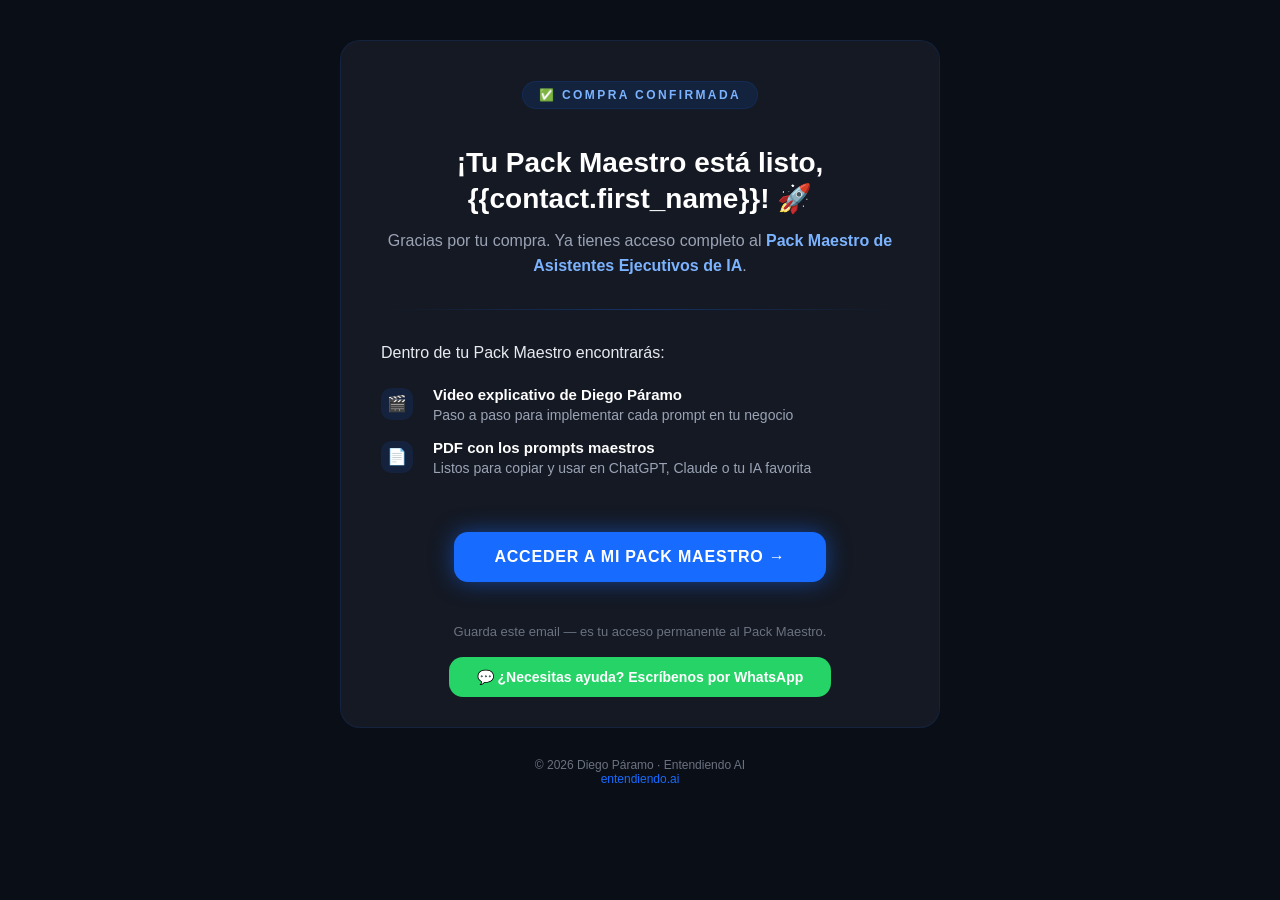
<file: email_entrega_pack_maestro.html>
<!DOCTYPE html>
<html>
<head>
<meta charset="utf-8">
<meta name="viewport" content="width=device-width, initial-scale=1.0">
<title>Tu Pack Maestro está listo</title>
</head>
<body style="margin:0;padding:0;background-color:#0A0E17;font-family:'Inter',Arial,Helvetica,sans-serif;">

<!-- Container -->
<table role="presentation" cellpadding="0" cellspacing="0" width="100%" style="background-color:#0A0E17;">
<tr><td align="center" style="padding:40px 20px;">

<!-- Card -->
<table role="presentation" cellpadding="0" cellspacing="0" width="600" style="max-width:600px;width:100%;background-color:#141923;border-radius:20px;border:1px solid rgba(23,107,255,0.12);">

<!-- Header -->
<tr><td style="padding:40px 40px 20px;text-align:center;">
  <div style="display:inline-block;padding:6px 16px;border-radius:50px;background-color:rgba(23,107,255,0.12);border:1px solid rgba(23,107,255,0.12);color:#7CB3FF;font-size:12px;font-weight:700;letter-spacing:0.2em;text-transform:uppercase;margin-bottom:16px;">
    ✅ COMPRA CONFIRMADA
  </div>
</td></tr>

<!-- Title -->
<tr><td style="padding:0 40px 10px;text-align:center;">
  <h1 style="margin:0;color:#FFFFFF;font-size:28px;font-weight:700;line-height:1.3;font-family:'Space Grotesk','Inter',Arial,sans-serif;">
    ¡Tu Pack Maestro está listo, {{contact.first_name}}! 🚀
  </h1>
</td></tr>

<!-- Subtitle -->
<tr><td style="padding:0 40px 30px;text-align:center;">
  <p style="margin:0;color:#9BA3B5;font-size:16px;line-height:1.6;">
    Gracias por tu compra. Ya tienes acceso completo al <strong style="color:#7CB3FF;">Pack Maestro de Asistentes Ejecutivos de IA</strong>.
  </p>
</td></tr>

<!-- Divider -->
<tr><td style="padding:0 40px;">
  <div style="height:1px;background:linear-gradient(90deg,transparent,rgba(23,107,255,0.3),transparent);"></div>
</td></tr>

<!-- Content -->
<tr><td style="padding:30px 40px;">
  <p style="margin:0 0 20px;color:#E8EAF0;font-size:16px;line-height:1.6;">
    Dentro de tu Pack Maestro encontrarás:
  </p>
  
  <!-- Item 1 -->
  <table role="presentation" cellpadding="0" cellspacing="0" width="100%" style="margin-bottom:16px;">
  <tr>
    <td width="40" valign="top" style="padding-top:2px;">
      <div style="width:32px;height:32px;border-radius:10px;background:rgba(23,107,255,0.12);text-align:center;line-height:32px;font-size:16px;">🎬</div>
    </td>
    <td style="padding-left:12px;">
      <p style="margin:0;color:#FFFFFF;font-size:15px;font-weight:600;">Video explicativo de Diego Páramo</p>
      <p style="margin:4px 0 0;color:#9BA3B5;font-size:14px;">Paso a paso para implementar cada prompt en tu negocio</p>
    </td>
  </tr>
  </table>

  <!-- Item 2 -->
  <table role="presentation" cellpadding="0" cellspacing="0" width="100%" style="margin-bottom:16px;">
  <tr>
    <td width="40" valign="top" style="padding-top:2px;">
      <div style="width:32px;height:32px;border-radius:10px;background:rgba(23,107,255,0.12);text-align:center;line-height:32px;font-size:16px;">📄</div>
    </td>
    <td style="padding-left:12px;">
      <p style="margin:0;color:#FFFFFF;font-size:15px;font-weight:600;">PDF con los prompts maestros</p>
      <p style="margin:4px 0 0;color:#9BA3B5;font-size:14px;">Listos para copiar y usar en ChatGPT, Claude o tu IA favorita</p>
    </td>
  </tr>
  </table>
</td></tr>

<!-- CTA Button -->
<tr><td style="padding:10px 40px 40px;text-align:center;">
  <a href="https://entendiendo.ai/packdeasistentesejecutivos" 
     style="display:inline-block;padding:16px 40px;background-color:#176BFF;color:#FFFFFF;text-decoration:none;border-radius:14px;font-size:16px;font-weight:700;letter-spacing:0.05em;text-transform:uppercase;box-shadow:0 0 22px rgba(23,107,255,0.5);">
    ACCEDER A MI PACK MAESTRO →
  </a>
</td></tr>

<!-- Footer Note -->
<tr><td style="padding:0 40px 16px;text-align:center;">
  <p style="margin:0;color:#6B7280;font-size:13px;line-height:1.5;">
    Guarda este email — es tu acceso permanente al Pack Maestro.
  </p>
</td></tr>

<!-- WhatsApp Support Button -->
<tr><td style="padding:0 40px 30px;text-align:center;">
  <a href="https://wa.me/573145165268?text=Hola%2C%20acabo%20de%20comprar%20el%20Pack%20Maestro%20de%20Asistentes%20Ejecutivos%20de%20IA%20y%20tengo%20una%20pregunta" 
     style="display:inline-block;padding:12px 28px;background-color:#25D366;color:#FFFFFF;text-decoration:none;border-radius:14px;font-size:14px;font-weight:600;">
    💬 ¿Necesitas ayuda? Escríbenos por WhatsApp
  </a>
</td></tr>

</table>
<!-- /Card -->

<!-- Brand Footer -->
<table role="presentation" cellpadding="0" cellspacing="0" width="600" style="max-width:600px;width:100%;">
<tr><td style="padding:30px 40px;text-align:center;">
  <p style="margin:0;color:#6B7280;font-size:12px;">
    © 2026 Diego Páramo · Entendiendo AI<br>
    <a href="https://entendiendo.ai" style="color:#176BFF;text-decoration:none;">entendiendo.ai</a>
  </p>
</td></tr>
</table>

</td></tr>
</table>

</body>
</html>
</file>
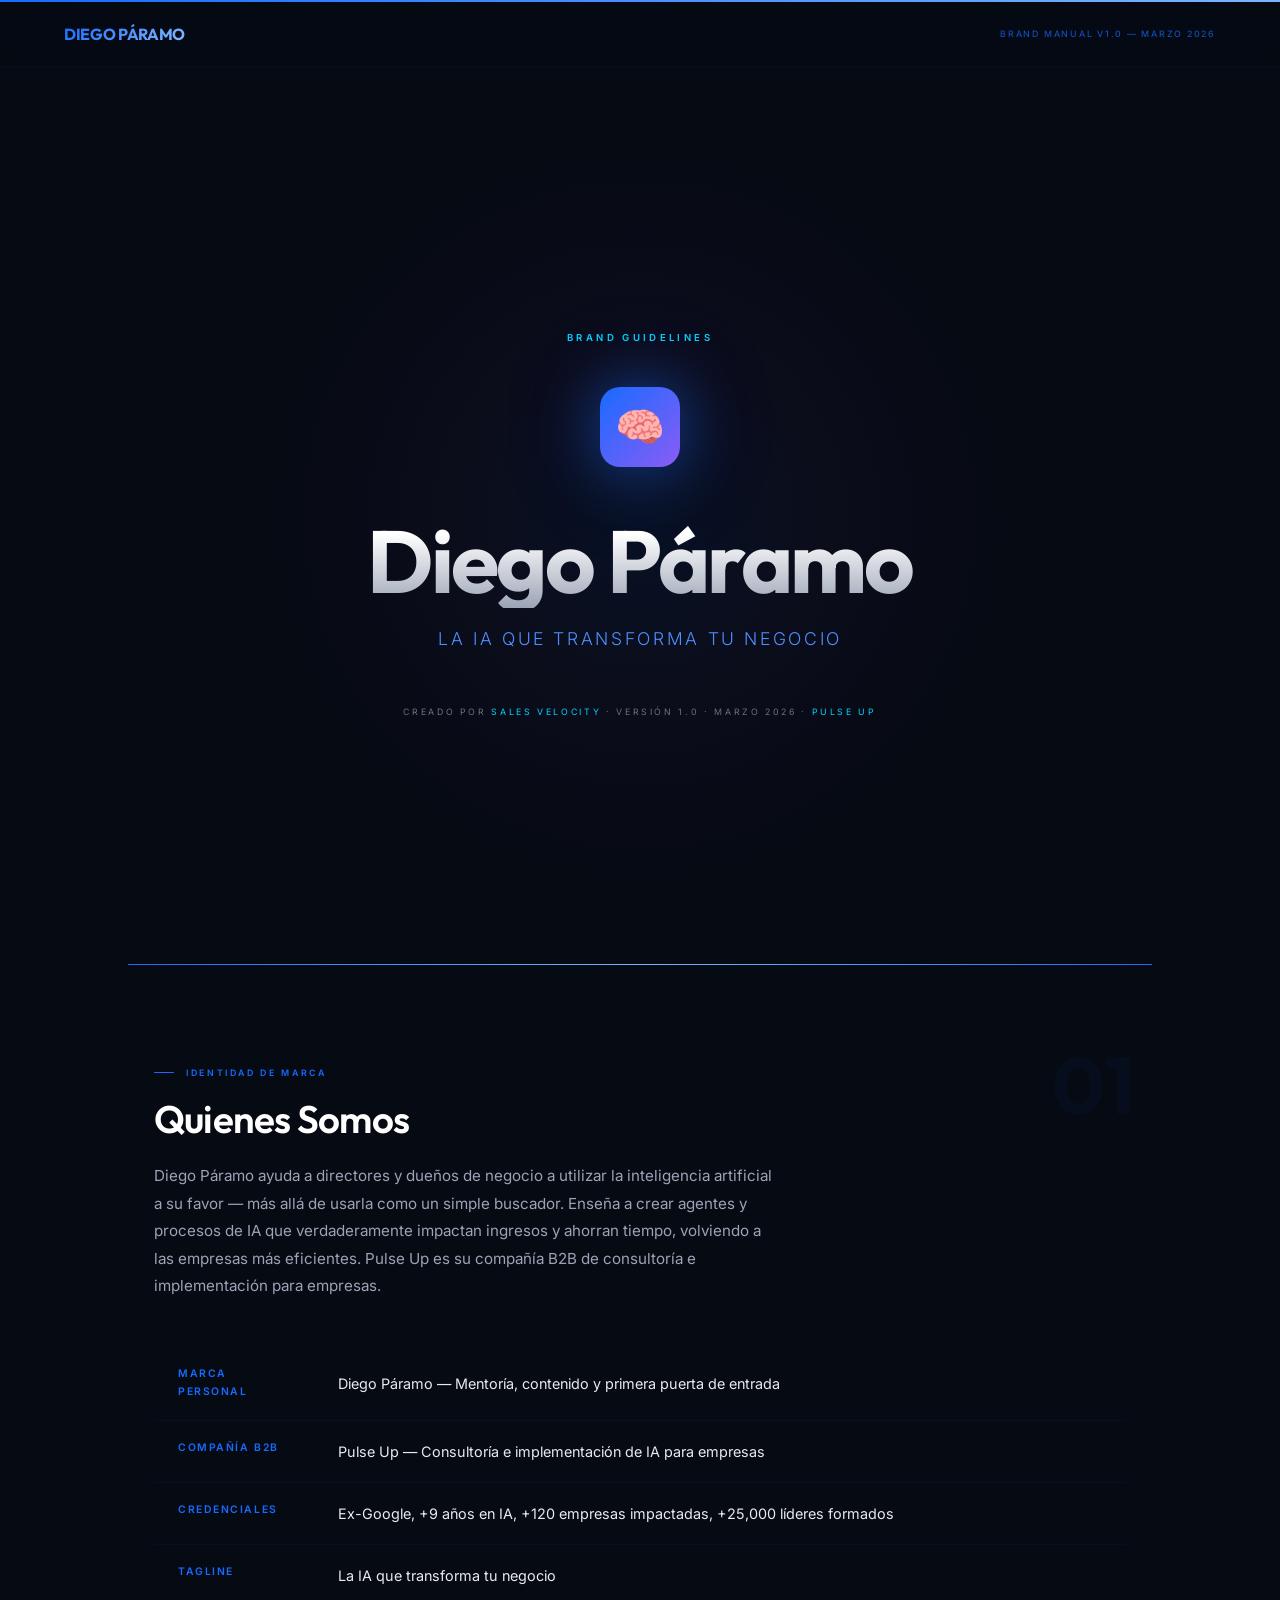
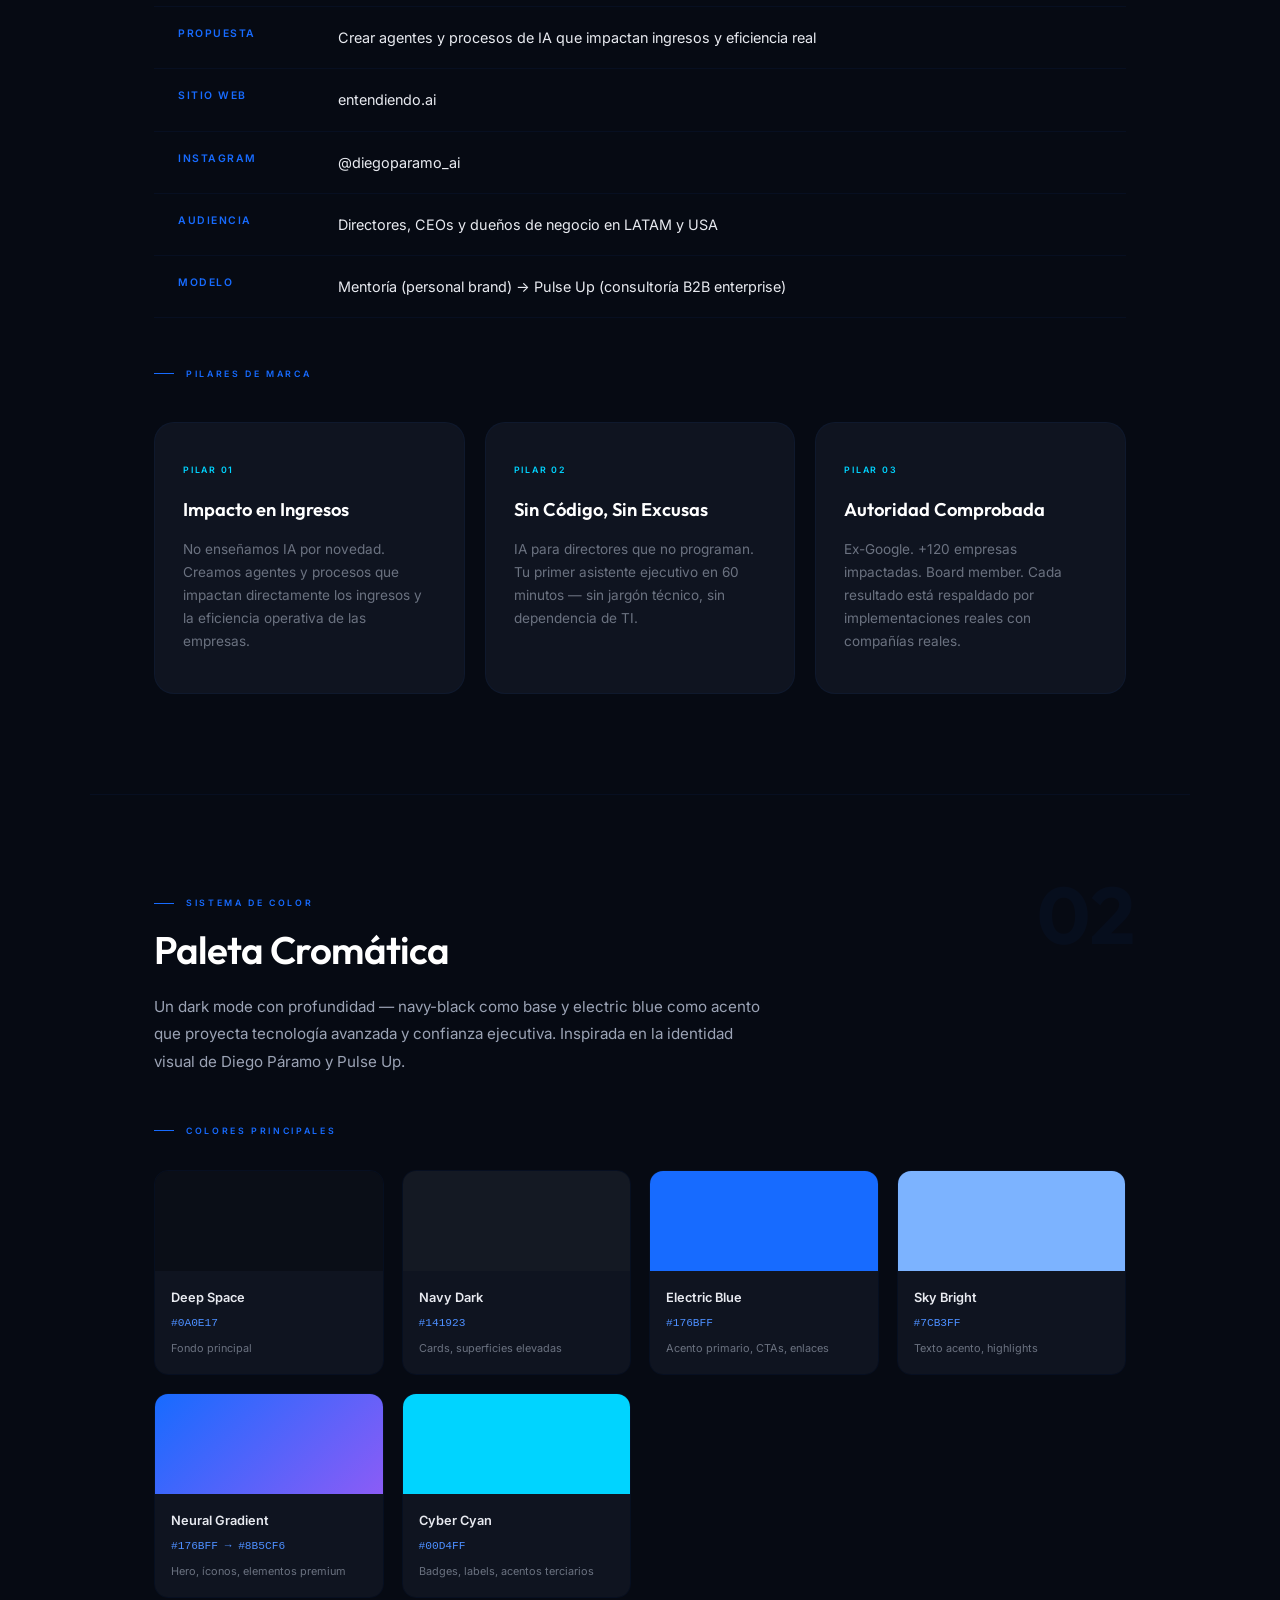
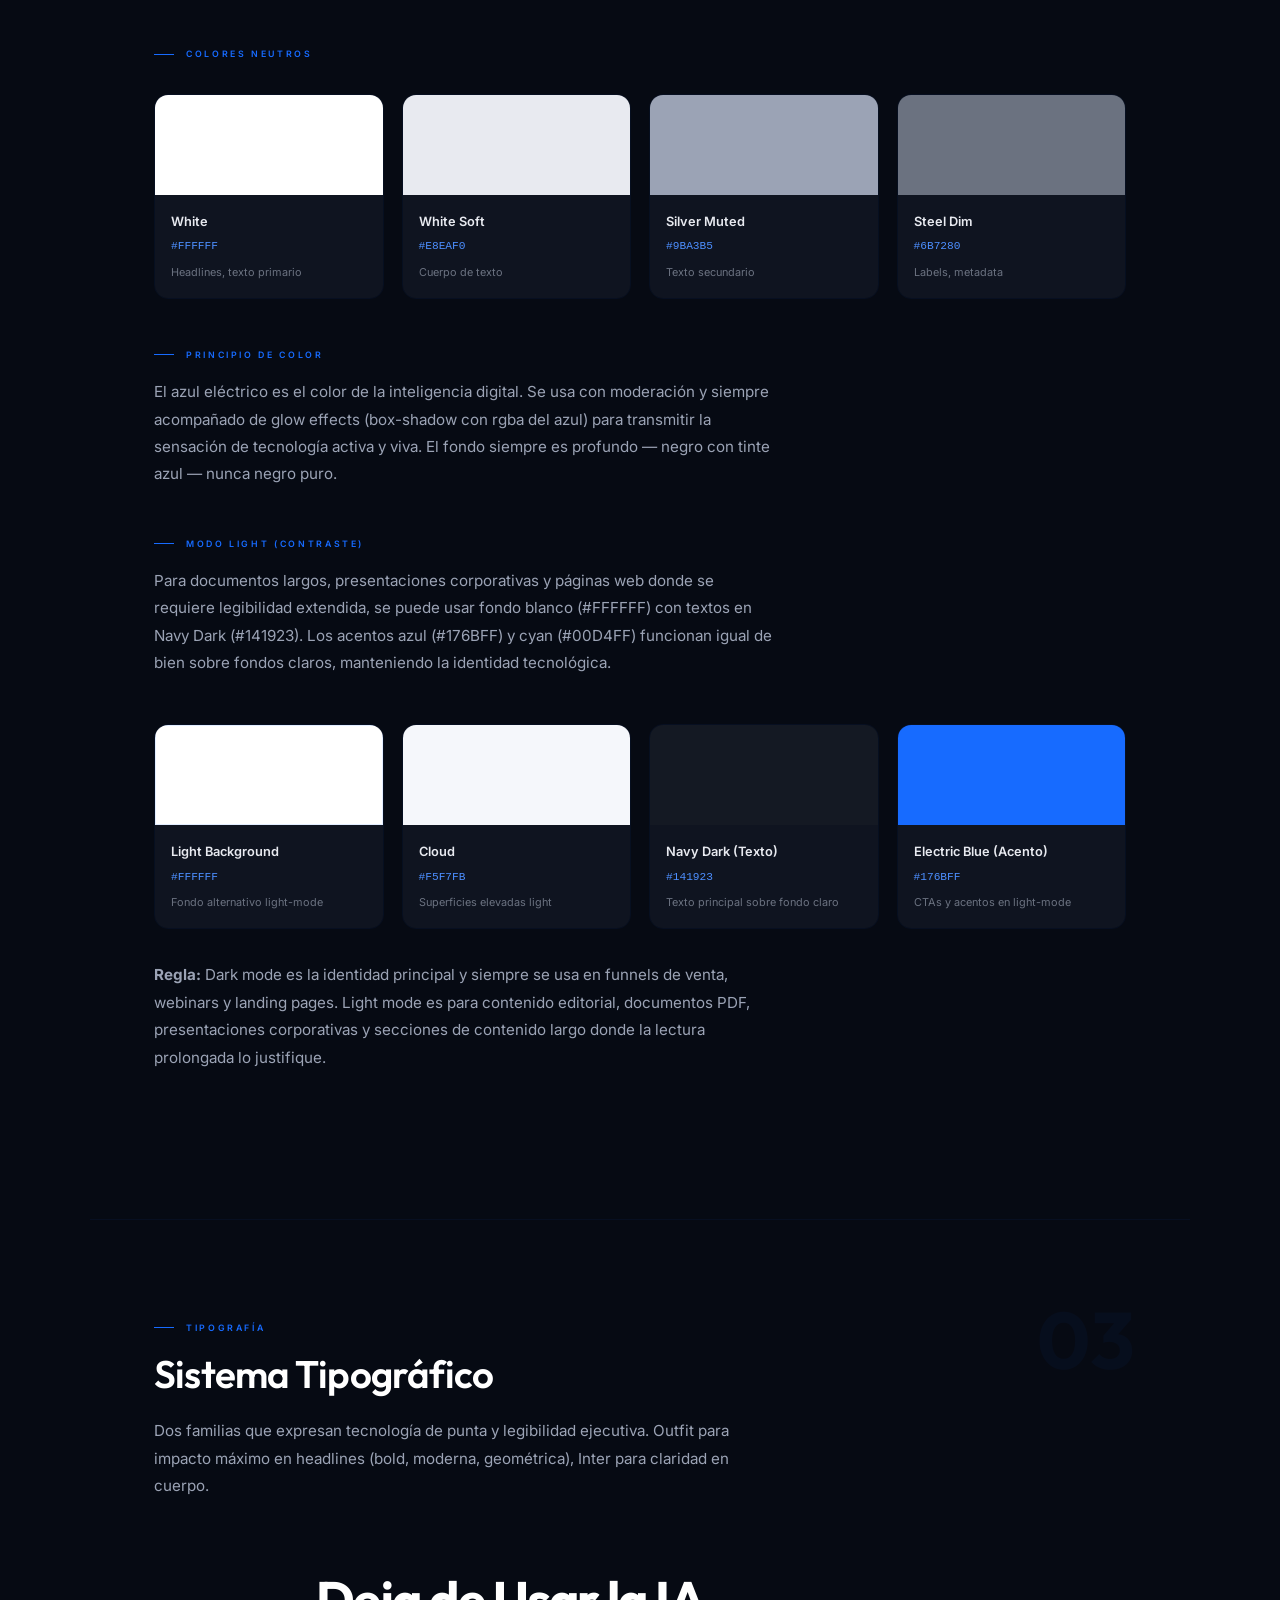
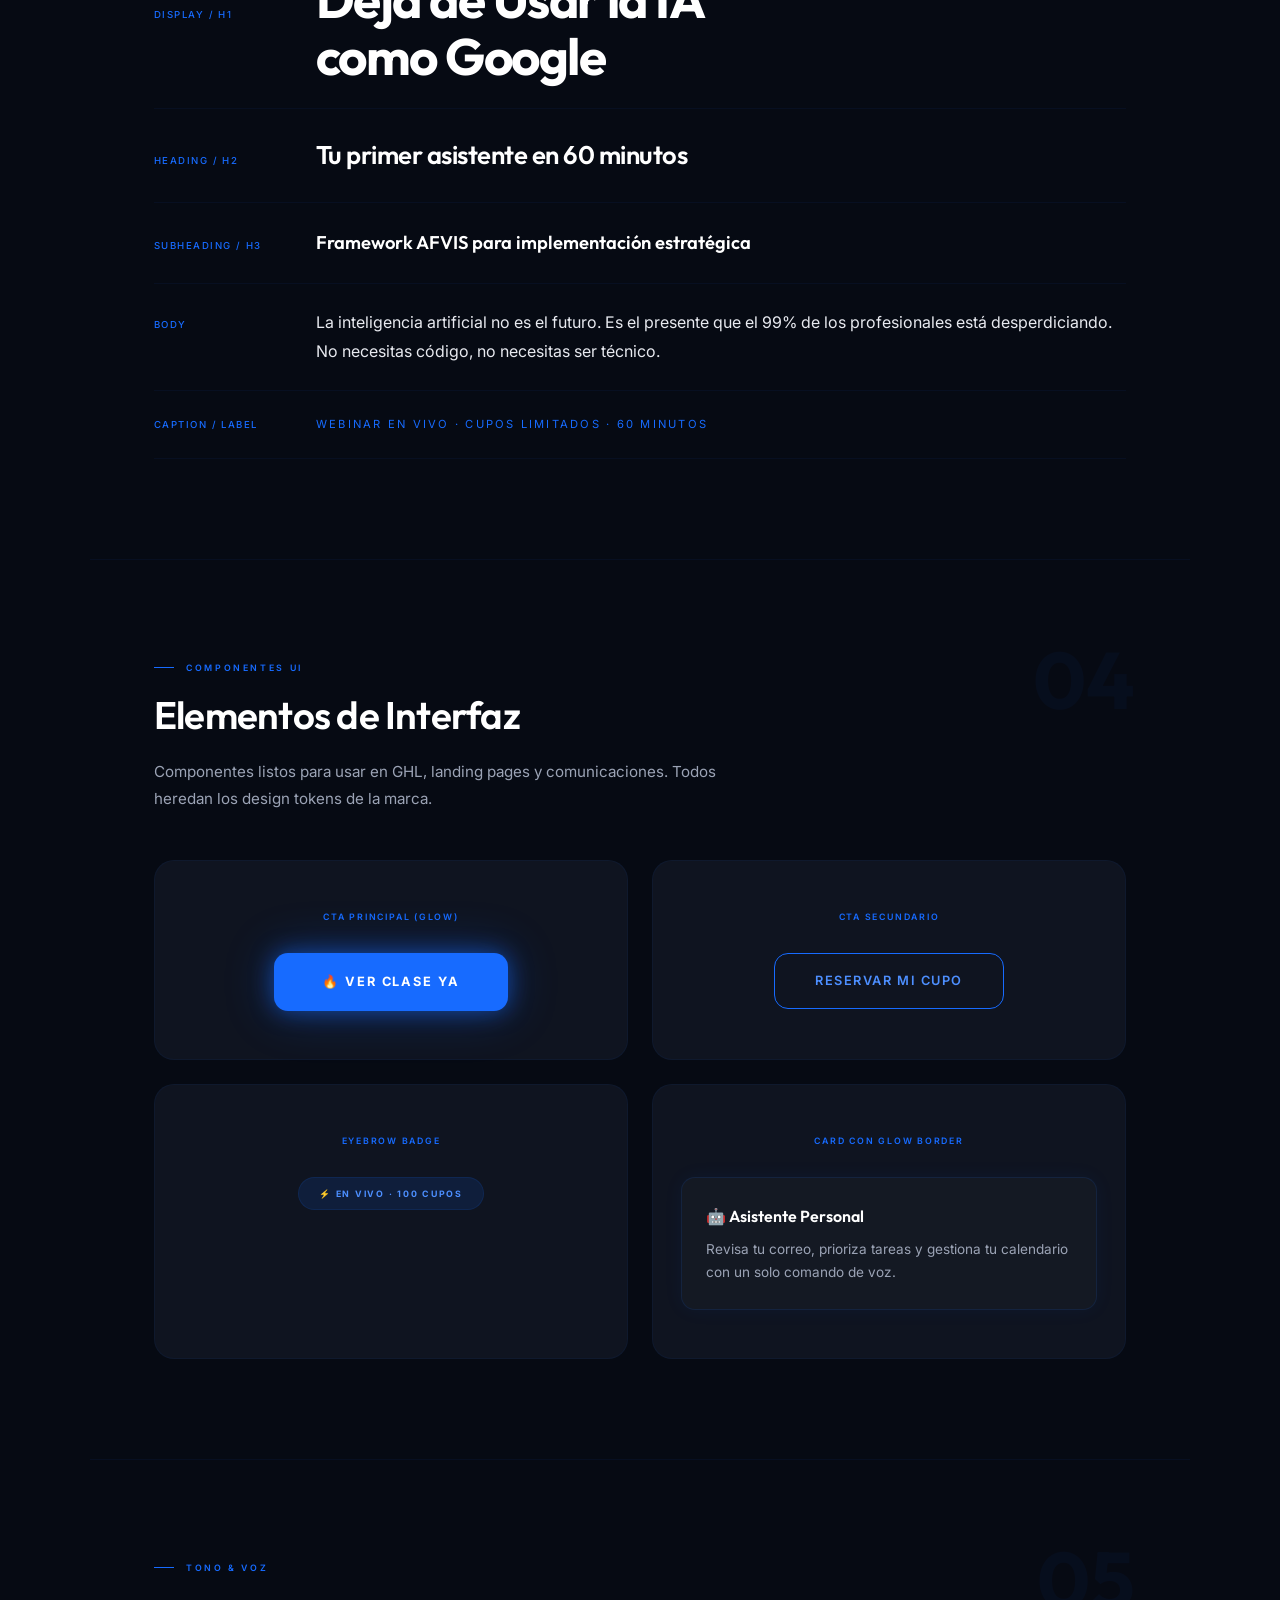
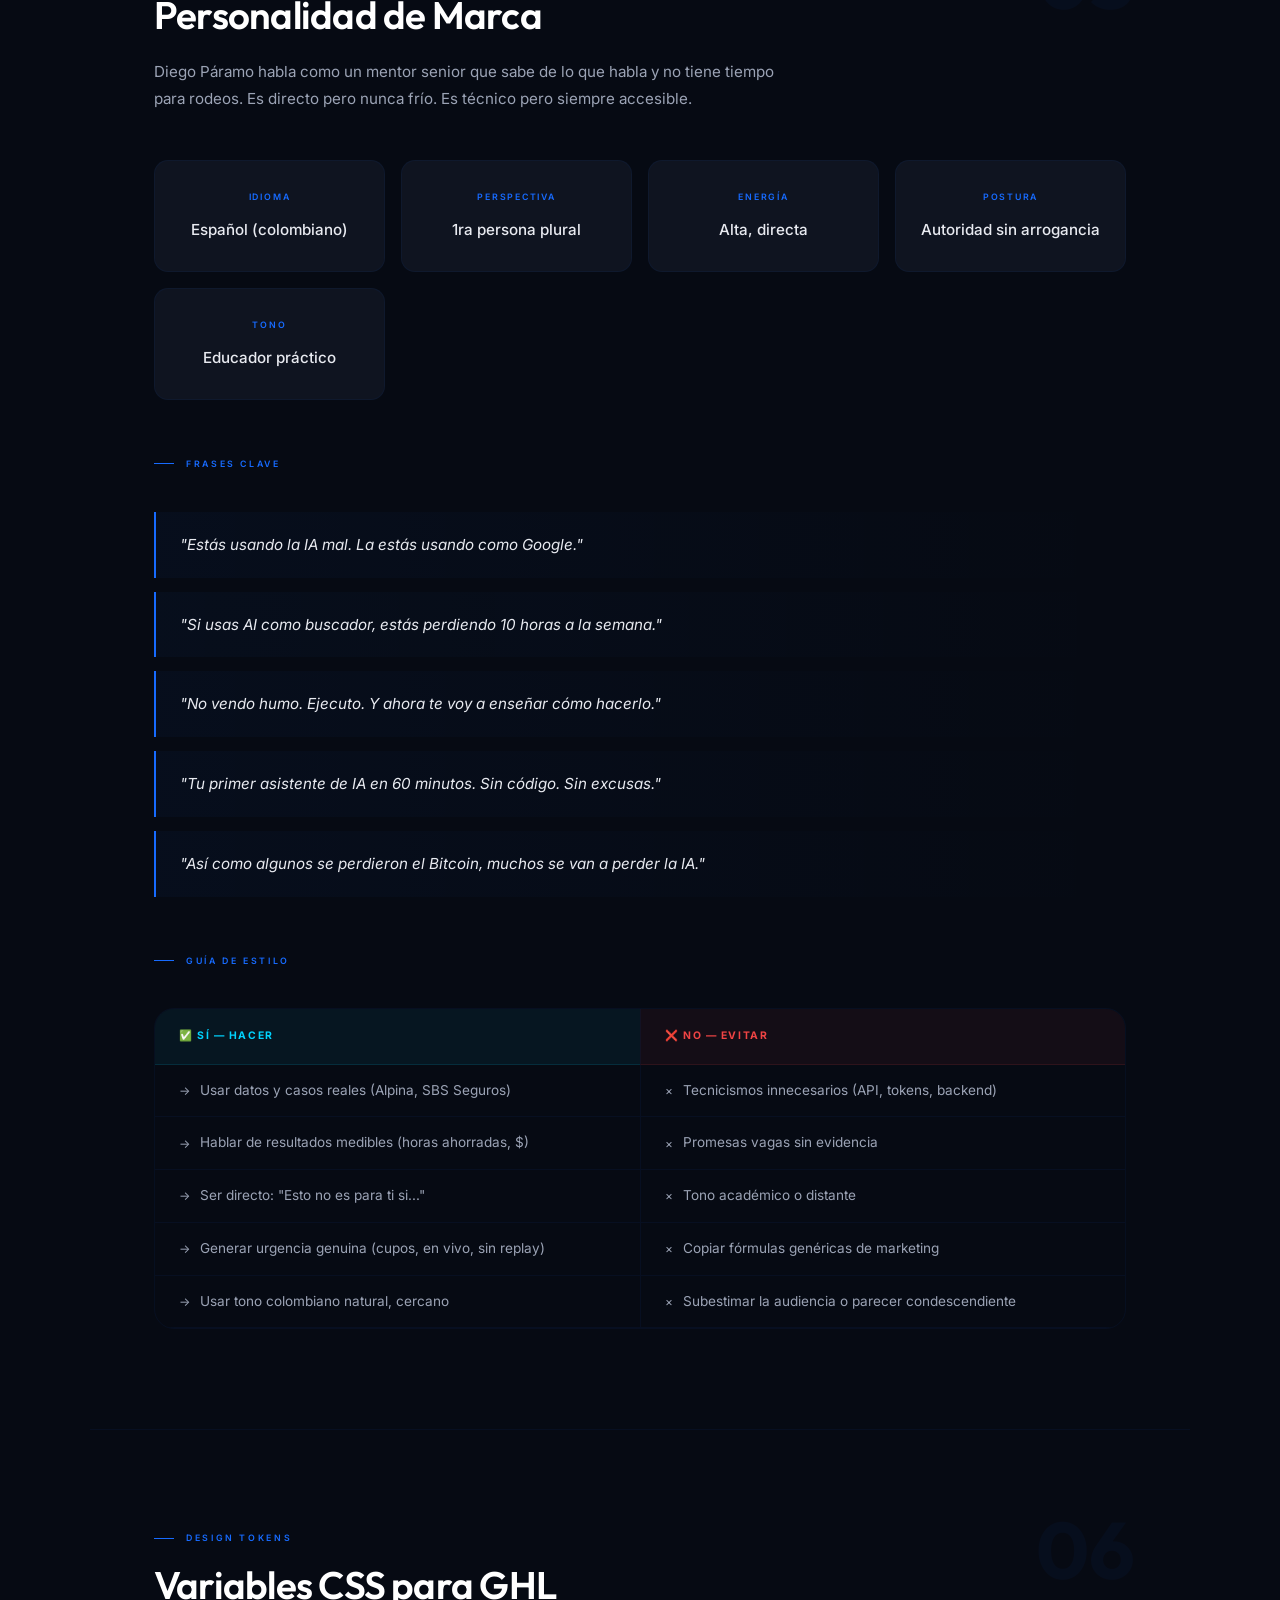
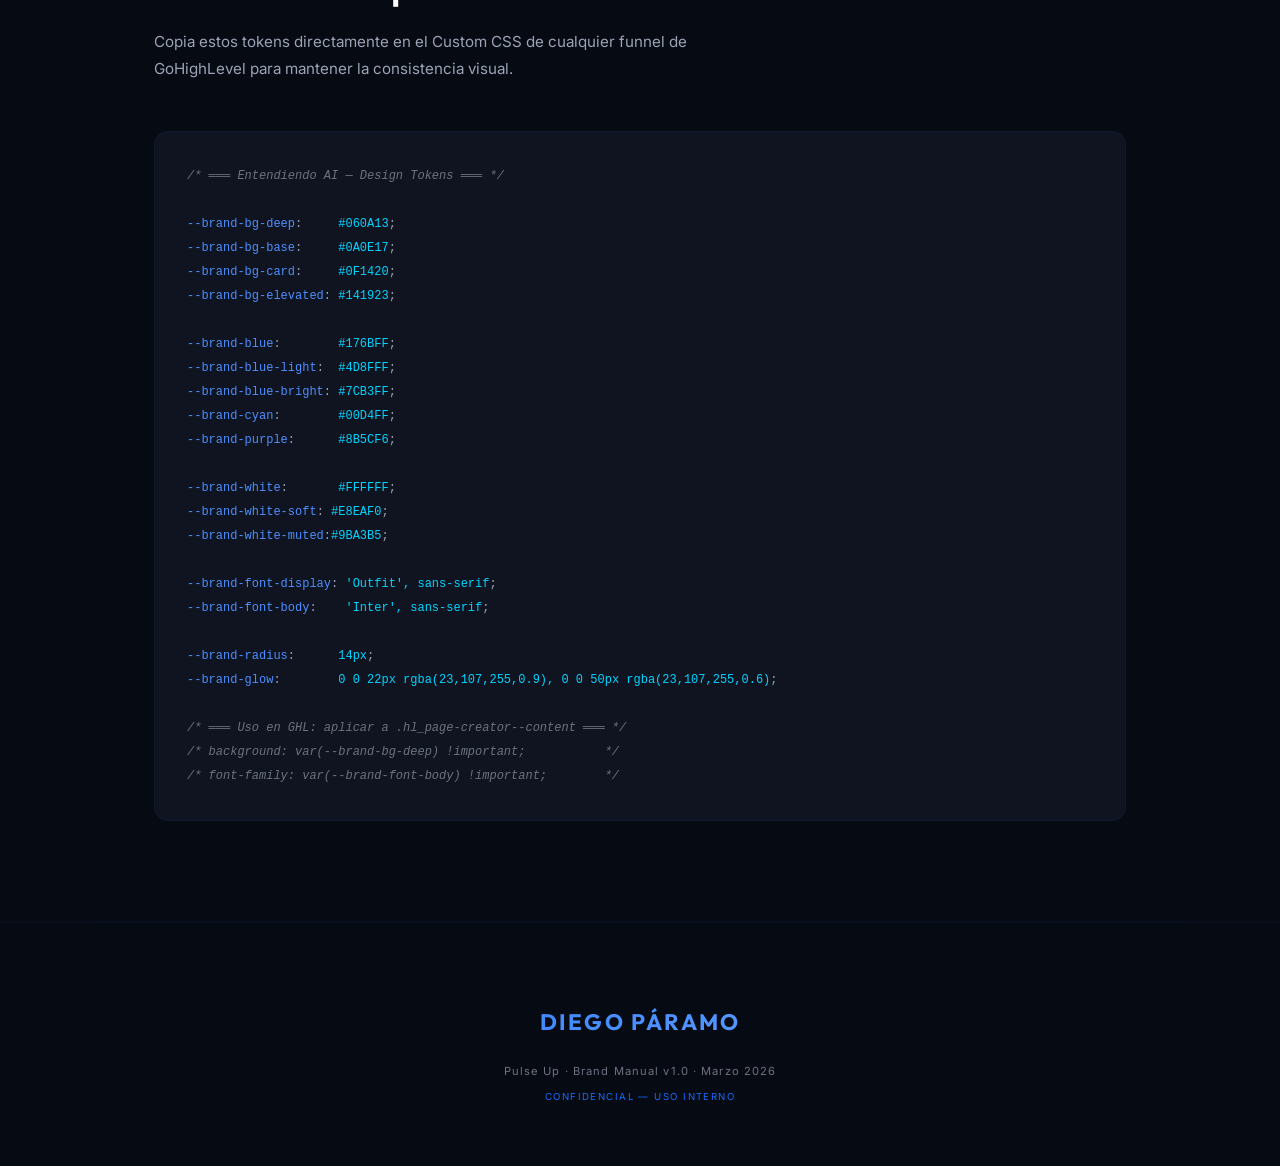
<file: 01_marca/BRAND_MANUAL.html>
<!DOCTYPE html>
<html lang="es">
<head>
    <meta charset="UTF-8">
    <meta name="viewport" content="width=device-width, initial-scale=1.0">
    <title>Brand Guidelines — Diego Páramo | Pulse Up</title>
    <link href="https://fonts.googleapis.com/css2?family=Inter:wght@300;400;500;600;700;800;900&family=Outfit:wght@400;500;600;700;800;900&display=swap" rel="stylesheet">
    <style>
        *, *::before, *::after { margin:0; padding:0; box-sizing:border-box; }

        :root {
            --bg-deep: #060A13;
            --bg-base: #0A0E17;
            --bg-card: #0F1420;
            --bg-elevated: #141923;
            --bg-surface: #1A1F2E;
            --white: #FFFFFF;
            --white-soft: #E8EAF0;
            --white-muted: #9BA3B5;
            --white-dim: #6B7280;
            --blue: #176BFF;
            --blue-light: #4D8FFF;
            --blue-bright: #7CB3FF;
            --blue-deep: #0D4FCC;
            --blue-muted: rgba(23,107,255,0.12);
            --blue-glow: rgba(23,107,255,0.5);
            --blue-gradient: linear-gradient(135deg, #176BFF, #7CB3FF, #176BFF);
            --cyan: #00D4FF;
            --cyan-glow: rgba(0,212,255,0.3);
            --purple: #8B5CF6;
            --purple-glow: rgba(139,92,246,0.25);
            --border-subtle: rgba(23,107,255,0.06);
            --border-default: rgba(23,107,255,0.12);
            --border-strong: rgba(23,107,255,0.25);
            --font-primary: 'Inter', -apple-system, sans-serif;
            --font-display: 'Outfit', sans-serif;
            --radius-sm: 8px;
            --radius-md: 14px;
            --radius-lg: 20px;
            --radius-xl: 28px;
            --max-content: 900px;
            --transition: all 0.4s cubic-bezier(0.4,0,0.2,1);
        }

        ::-webkit-scrollbar { width:5px }
        ::-webkit-scrollbar-track { background:var(--bg-deep) }
        ::-webkit-scrollbar-thumb { background:var(--blue-deep); border-radius:3px }

        body {
            font-family:var(--font-primary);
            background:var(--bg-deep);
            color:var(--white);
            line-height:1.75;
            -webkit-font-smoothing:antialiased;
            overflow-x:hidden;
        }

        /* ── GLOW LINE ── */
        .glow-line {
            position:fixed; top:0; left:0; width:100%; height:2px;
            background:var(--blue-gradient); background-size:200% 100%;
            animation:shimmer 4s ease-in-out infinite; z-index:1000;
        }
        @keyframes shimmer { 0%,100%{background-position:0% 50%} 50%{background-position:100% 50%} }

        /* ── NAV ── */
        .brand-nav {
            display:flex; justify-content:space-between; align-items:center;
            padding:18px 5%; border-bottom:1px solid var(--border-subtle);
            position:sticky; top:2px; background:rgba(6,10,19,0.88);
            backdrop-filter:blur(24px) saturate(1.8); z-index:100;
        }
        .brand-nav .logo-text {
            font-family:var(--font-display); font-weight:700; font-size:1rem;
            background:var(--blue-gradient); background-size:200% 100%;
            -webkit-background-clip:text; -webkit-text-fill-color:transparent;
            background-clip:text; letter-spacing:-0.02em;
        }
        .brand-nav .version {
            font-size:0.55rem; text-transform:uppercase; letter-spacing:0.2em;
            color:var(--blue); opacity:0.7; font-weight:500;
        }

        /* ── HERO ── */
        .hero {
            text-align:center; padding:120px 5% 100px; position:relative; overflow:hidden;
            min-height:100vh; display:flex; flex-direction:column; justify-content:center; align-items:center;
        }
        .hero::before {
            content:''; position:absolute; top:50%; left:50%; transform:translate(-50%,-50%);
            width:800px; height:800px;
            background:radial-gradient(circle, var(--blue-glow) 0%, var(--purple-glow) 30%, transparent 65%);
            opacity:0.15; pointer-events:none; animation:pulse 6s ease-in-out infinite;
        }
        @keyframes pulse { 0%,100%{transform:translate(-50%,-50%) scale(1)} 50%{transform:translate(-50%,-50%) scale(1.15)} }
        .hero::after {
            content:''; position:absolute; bottom:0; left:10%; right:10%; height:1px;
            background:var(--blue-gradient);
        }
        .hero .eyebrow {
            font-size:0.6rem; text-transform:uppercase; letter-spacing:0.35em;
            color:var(--cyan); margin-bottom:40px; font-weight:600; position:relative;
        }
        .hero .brand-icon {
            width:80px; height:80px; border-radius:20px; margin-bottom:48px;
            background:linear-gradient(135deg, var(--blue), var(--purple));
            display:flex; align-items:center; justify-content:center; font-size:2.5rem;
            box-shadow:0 0 60px var(--blue-glow), 0 0 120px rgba(139,92,246,0.15);
            position:relative;
        }
        .hero h1 {
            font-family:var(--font-display); font-size:clamp(2.8rem,7vw,5.5rem);
            font-weight:700; letter-spacing:-0.03em; line-height:1.05; margin-bottom:16px;
            background:linear-gradient(180deg, var(--white) 20%, var(--white-muted) 100%);
            -webkit-background-clip:text; -webkit-text-fill-color:transparent; background-clip:text;
            position:relative;
        }
        .hero .tagline {
            font-size:1.1rem; font-weight:300; color:var(--blue-light);
            letter-spacing:0.15em; text-transform:uppercase; margin-bottom:50px; position:relative;
        }
        .hero .cover-meta {
            font-size:0.55rem; text-transform:uppercase; letter-spacing:0.3em;
            color:var(--white-dim); position:relative;
        }
        .hero .cover-meta span { color:var(--cyan) }

        /* ── SECTIONS ── */
        .section {
            padding:100px 5%; max-width:1100px; margin:0 auto;
            border-bottom:1px solid var(--border-subtle); position:relative;
        }
        .section-number {
            font-family:var(--font-display); font-size:5rem; font-weight:700;
            color:var(--blue); opacity:0.04; position:absolute; top:80px; right:5%; line-height:1;
        }
        .section-label {
            font-size:0.55rem; text-transform:uppercase; letter-spacing:0.3em;
            color:var(--blue); margin-bottom:16px; font-weight:600;
            display:flex; align-items:center; gap:12px;
        }
        .section-label::before { content:''; width:20px; height:1px; background:var(--blue) }
        .section h2 {
            font-family:var(--font-display); font-size:clamp(1.6rem,3vw,2.4rem);
            font-weight:600; margin-bottom:20px; letter-spacing:-0.02em; line-height:1.2;
        }
        .section .intro {
            font-size:0.95rem; line-height:1.8; color:var(--white-muted);
            max-width:620px; margin-bottom:48px;
        }

        /* ── IDENTITY TABLE ── */
        .identity-table { width:100%; border-collapse:collapse; margin-bottom:48px }
        .identity-table td {
            padding:18px 24px; border-bottom:1px solid var(--border-subtle);
            font-size:0.9rem; transition:var(--transition);
        }
        .identity-table tr:hover td { background:rgba(23,107,255,0.03) }
        .identity-table td:first-child {
            font-weight:600; text-transform:uppercase; font-size:0.65rem;
            letter-spacing:0.15em; color:var(--blue); width:160px; vertical-align:top;
        }
        .identity-table td:last-child { color:var(--white-soft) }

        /* ── PILLAR CARDS ── */
        .pillars-grid { display:grid; grid-template-columns:repeat(3,1fr); gap:20px; margin-top:40px }
        .pillar-card {
            background:var(--bg-card); border:1px solid var(--border-subtle);
            border-radius:var(--radius-lg); padding:40px 28px;
            transition:var(--transition); position:relative; overflow:hidden;
        }
        .pillar-card::before {
            content:''; position:absolute; top:0; left:0; right:0; height:2px;
            background:var(--blue-gradient); opacity:0; transition:var(--transition);
        }
        .pillar-card:hover { transform:translateY(-6px); border-color:var(--border-strong); box-shadow:0 20px 60px rgba(23,107,255,0.08) }
        .pillar-card:hover::before { opacity:1 }
        .pillar-card .number { font-size:0.55rem; text-transform:uppercase; letter-spacing:0.2em; color:var(--cyan); margin-bottom:16px; font-weight:600 }
        .pillar-card h3 { font-family:var(--font-display); font-size:1.15rem; margin-bottom:12px; font-weight:600 }
        .pillar-card p { font-size:0.85rem; color:var(--white-dim); line-height:1.7 }

        /* ── COLOR SWATCHES ── */
        .color-grid { display:grid; grid-template-columns:repeat(auto-fill,minmax(190px,1fr)); gap:18px; margin-top:32px }
        .swatch { border-radius:var(--radius-md); overflow:hidden; border:1px solid var(--border-subtle); transition:var(--transition) }
        .swatch:hover { transform:translateY(-3px); box-shadow:0 12px 40px rgba(0,0,0,0.5) }
        .swatch-color { height:100px }
        .swatch-info { padding:16px; background:var(--bg-card) }
        .swatch-info .name { font-weight:600; font-size:0.8rem; margin-bottom:4px; color:var(--white-soft) }
        .swatch-info .hex { font-family:'SF Mono','Fira Code',monospace; font-size:0.7rem; color:var(--blue-light) }
        .swatch-info .use { font-size:0.68rem; color:var(--white-dim); margin-top:6px }

        /* ── TYPOGRAPHY ── */
        .type-showcase { margin-top:40px }
        .type-row { display:flex; align-items:baseline; gap:32px; padding:24px 0; border-bottom:1px solid var(--border-subtle) }
        .type-label { font-size:0.6rem; text-transform:uppercase; letter-spacing:0.15em; color:var(--blue); width:130px; flex-shrink:0; font-weight:500 }
        .type-sample { flex:1 }

        /* ── COMPONENT DEMOS ── */
        .demo-grid { display:grid; grid-template-columns:1fr 1fr; gap:24px; margin-top:40px }
        .demo-block {
            background:var(--bg-card); border:1px solid var(--border-subtle);
            border-radius:var(--radius-lg); padding:48px 28px;
            display:flex; flex-direction:column; align-items:center; gap:20px; transition:var(--transition);
        }
        .demo-block:hover { border-color:var(--border-default) }
        .demo-label { font-size:0.55rem; text-transform:uppercase; letter-spacing:0.2em; color:var(--blue); margin-bottom:8px; font-weight:600 }

        .btn-cta {
            display:inline-block; padding:18px 48px; font-size:0.8rem; font-weight:700;
            text-transform:uppercase; letter-spacing:0.15em; border:none;
            border-radius:var(--radius-md); cursor:pointer; transition:var(--transition);
            text-decoration:none; background:var(--blue); color:var(--white); position:relative;
            box-shadow:0 0 22px var(--blue-glow), 0 0 50px rgba(23,107,255,0.3);
        }
        .btn-cta:hover { transform:translateY(-2px); box-shadow:0 0 30px var(--blue-glow), 0 0 80px rgba(23,107,255,0.4); background:var(--blue-light) }

        .btn-outline {
            display:inline-block; padding:16px 40px; font-size:0.8rem; font-weight:600;
            text-transform:uppercase; letter-spacing:0.12em; border:1px solid var(--blue);
            border-radius:var(--radius-md); cursor:pointer; transition:var(--transition);
            text-decoration:none; background:transparent; color:var(--blue-light);
        }
        .btn-outline:hover { background:var(--blue); color:var(--white); box-shadow:0 8px 32px var(--blue-glow) }

        .eyebrow-badge {
            display:inline-block; padding:8px 20px; font-size:0.55rem; font-weight:700;
            text-transform:uppercase; letter-spacing:0.2em; border-radius:40px;
            background:var(--blue-muted); border:1px solid var(--border-default); color:var(--blue-light);
        }

        /* ── VOICE CARDS ── */
        .voice-grid { display:grid; grid-template-columns:repeat(auto-fit,minmax(200px,1fr)); gap:16px; margin-top:40px }
        .voice-card {
            background:var(--bg-card); border:1px solid var(--border-subtle);
            border-radius:var(--radius-md); padding:28px 20px; text-align:center; transition:var(--transition);
        }
        .voice-card:hover { border-color:var(--border-default); transform:translateY(-2px) }
        .voice-card .attr { font-size:0.55rem; text-transform:uppercase; letter-spacing:0.2em; color:var(--blue); margin-bottom:12px; font-weight:600 }
        .voice-card .val { font-size:0.95rem; font-weight:500; color:var(--white-soft) }

        /* ── DOS & DONTS ── */
        .dos-donts {
            display:grid; grid-template-columns:1fr 1fr; gap:0; margin-top:40px;
            border:1px solid var(--border-subtle); border-radius:var(--radius-lg); overflow:hidden;
        }
        .dos-col .col-header, .donts-col .col-header {
            padding:18px 24px; font-size:0.65rem; font-weight:700;
            text-transform:uppercase; letter-spacing:0.15em;
        }
        .dos-col .col-header { background:rgba(0,212,255,0.06); color:var(--cyan); border-bottom:1px solid rgba(0,212,255,0.12) }
        .donts-col .col-header { background:rgba(239,68,68,0.06); color:#ef4444; border-bottom:1px solid rgba(239,68,68,0.12); border-left:1px solid var(--border-subtle) }
        .dos-col .col-item, .donts-col .col-item {
            padding:14px 24px; font-size:0.85rem; border-bottom:1px solid var(--border-subtle);
            color:var(--white-muted); display:flex; align-items:center; gap:10px;
        }
        .donts-col .col-item { border-left:1px solid var(--border-subtle) }
        .col-item .icon { flex-shrink:0; font-size:0.75rem }

        /* ── PHRASES ── */
        .phrase-list { list-style:none; margin-top:40px }
        .phrase-list li {
            padding:20px 24px; border-left:2px solid var(--blue);
            margin-bottom:14px; background:linear-gradient(90deg, rgba(23,107,255,0.04), transparent);
            border-radius:0 var(--radius-sm) var(--radius-sm) 0;
            font-style:italic; font-size:0.95rem; color:var(--white-soft); line-height:1.7;
        }

        /* ── TOKENS CODE ── */
        .token-block {
            background:var(--bg-card); border:1px solid var(--border-subtle);
            border-radius:var(--radius-md); padding:32px; margin-top:40px;
            font-family:'SF Mono','Fira Code',monospace; font-size:0.75rem;
            line-height:2; color:var(--white-muted); overflow-x:auto; white-space:pre;
        }
        .token-block .key { color:var(--blue-light) }
        .token-block .val { color:var(--cyan) }
        .token-block .comment { color:var(--white-dim); font-style:italic }

        /* ── FOOTER ── */
        .footer {
            text-align:center; padding:80px 5% 60px; border-top:1px solid var(--border-subtle);
        }
        .footer .logo-text {
            font-family:var(--font-display); font-weight:700; font-size:1.4rem;
            background:var(--blue-gradient); background-size:200% 100%;
            -webkit-background-clip:text; -webkit-text-fill-color:transparent; background-clip:text;
            margin-bottom:20px;
        }
        .footer p { font-size:0.7rem; color:var(--white-dim); letter-spacing:0.1em }

        /* ── RESPONSIVE ── */
        @media (max-width:768px) {
            .pillars-grid { grid-template-columns:1fr }
            .demo-grid { grid-template-columns:1fr }
            .dos-donts { grid-template-columns:1fr }
            .donts-col .col-header, .donts-col .col-item { border-left:none }
            .type-row { flex-direction:column; gap:12px }
            .type-label { width:auto }
            .section { padding:60px 5% }
            .hero { padding:80px 5% 60px }
        }

        @media print {
            .glow-line, .brand-nav { display:none }
            body { background:#fff; color:#000 }
            .hero::before { display:none }
            .section { page-break-inside:avoid }
        }
    </style>
</head>
<body>
    <div class="glow-line"></div>

    <nav class="brand-nav">
        <div class="logo-text">DIEGO PÁRAMO</div>
        <span class="version">Brand Manual v1.0 — Marzo 2026</span>
    </nav>

    <!-- ═══════════ HERO ═══════════ -->
    <section class="hero">
        <p class="eyebrow">Brand Guidelines</p>
        <div class="brand-icon">🧠</div>
        <h1>Diego Páramo</h1>
        <p class="tagline">La IA que transforma tu negocio</p>
        <p class="cover-meta">Creado por <span>Sales Velocity</span> · Versión 1.0 · Marzo 2026 · <span>Pulse Up</span></p>
    </section>

    <!-- ═══════════ 01 · IDENTIDAD ═══════════ -->
    <section class="section">
        <span class="section-number">01</span>
        <p class="section-label">Identidad de Marca</p>
        <h2>Quienes Somos</h2>
        <p class="intro">Diego Páramo ayuda a directores y dueños de negocio a utilizar la inteligencia artificial a su favor — más allá de usarla como un simple buscador. Enseña a crear agentes y procesos de IA que verdaderamente impactan ingresos y ahorran tiempo, volviendo a las empresas más eficientes. Pulse Up es su compañía B2B de consultoría e implementación para empresas.</p>

        <table class="identity-table">
            <tr><td>Marca Personal</td><td>Diego Páramo — Mentoría, contenido y primera puerta de entrada</td></tr>
            <tr><td>Compañía B2B</td><td>Pulse Up — Consultoría e implementación de IA para empresas</td></tr>
            <tr><td>Credenciales</td><td>Ex-Google, +9 años en IA, +120 empresas impactadas, +25,000 líderes formados</td></tr>
            <tr><td>Tagline</td><td>La IA que transforma tu negocio</td></tr>
            <tr><td>Propuesta</td><td>Crear agentes y procesos de IA que impactan ingresos y eficiencia real</td></tr>
            <tr><td>Sitio Web</td><td>entendiendo.ai</td></tr>
            <tr><td>Instagram</td><td>@diegoparamo_ai</td></tr>
            <tr><td>Audiencia</td><td>Directores, CEOs y dueños de negocio en LATAM y USA</td></tr>
            <tr><td>Modelo</td><td>Mentoría (personal brand) → Pulse Up (consultoría B2B enterprise)</td></tr>
        </table>

        <p class="section-label">Pilares de Marca</p>
        <div class="pillars-grid">
            <div class="pillar-card">
                <p class="number">Pilar 01</p>
                <h3>Impacto en Ingresos</h3>
                <p>No enseñamos IA por novedad. Creamos agentes y procesos que impactan directamente los ingresos y la eficiencia operativa de las empresas.</p>
            </div>
            <div class="pillar-card">
                <p class="number">Pilar 02</p>
                <h3>Sin Código, Sin Excusas</h3>
                <p>IA para directores que no programan. Tu primer asistente ejecutivo en 60 minutos — sin jargón técnico, sin dependencia de TI.</p>
            </div>
            <div class="pillar-card">
                <p class="number">Pilar 03</p>
                <h3>Autoridad Comprobada</h3>
                <p>Ex-Google. +120 empresas impactadas. Board member. Cada resultado está respaldado por implementaciones reales con compañías reales.</p>
            </div>
        </div>
    </section>

    <!-- ═══════════ 02 · COLORES ═══════════ -->
    <section class="section">
        <span class="section-number">02</span>
        <p class="section-label">Sistema de Color</p>
        <h2>Paleta Cromática</h2>
        <p class="intro">Un dark mode con profundidad — navy-black como base y electric blue como acento que proyecta tecnología avanzada y confianza ejecutiva. Inspirada en la identidad visual de Diego Páramo y Pulse Up.</p>

        <p class="section-label">Colores Principales</p>
        <div class="color-grid">
            <div class="swatch">
                <div class="swatch-color" style="background:#0A0E17"></div>
                <div class="swatch-info"><p class="name">Deep Space</p><p class="hex">#0A0E17</p><p class="use">Fondo principal</p></div>
            </div>
            <div class="swatch">
                <div class="swatch-color" style="background:#141923"></div>
                <div class="swatch-info"><p class="name">Navy Dark</p><p class="hex">#141923</p><p class="use">Cards, superficies elevadas</p></div>
            </div>
            <div class="swatch">
                <div class="swatch-color" style="background:#176BFF"></div>
                <div class="swatch-info"><p class="name">Electric Blue</p><p class="hex">#176BFF</p><p class="use">Acento primario, CTAs, enlaces</p></div>
            </div>
            <div class="swatch">
                <div class="swatch-color" style="background:#7CB3FF"></div>
                <div class="swatch-info"><p class="name">Sky Bright</p><p class="hex">#7CB3FF</p><p class="use">Texto acento, highlights</p></div>
            </div>
            <div class="swatch">
                <div class="swatch-color" style="background:linear-gradient(135deg,#176BFF,#8B5CF6)"></div>
                <div class="swatch-info"><p class="name">Neural Gradient</p><p class="hex">#176BFF → #8B5CF6</p><p class="use">Hero, íconos, elementos premium</p></div>
            </div>
            <div class="swatch">
                <div class="swatch-color" style="background:#00D4FF"></div>
                <div class="swatch-info"><p class="name">Cyber Cyan</p><p class="hex">#00D4FF</p><p class="use">Badges, labels, acentos terciarios</p></div>
            </div>
        </div>

        <p class="section-label" style="margin-top:48px">Colores Neutros</p>
        <div class="color-grid">
            <div class="swatch">
                <div class="swatch-color" style="background:#FFFFFF"></div>
                <div class="swatch-info"><p class="name">White</p><p class="hex">#FFFFFF</p><p class="use">Headlines, texto primario</p></div>
            </div>
            <div class="swatch">
                <div class="swatch-color" style="background:#E8EAF0"></div>
                <div class="swatch-info"><p class="name">White Soft</p><p class="hex">#E8EAF0</p><p class="use">Cuerpo de texto</p></div>
            </div>
            <div class="swatch">
                <div class="swatch-color" style="background:#9BA3B5"></div>
                <div class="swatch-info"><p class="name">Silver Muted</p><p class="hex">#9BA3B5</p><p class="use">Texto secundario</p></div>
            </div>
            <div class="swatch">
                <div class="swatch-color" style="background:#6B7280"></div>
                <div class="swatch-info"><p class="name">Steel Dim</p><p class="hex">#6B7280</p><p class="use">Labels, metadata</p></div>
            </div>
        </div>

        <p class="section-label" style="margin-top:48px">Principio de Color</p>
        <p class="intro">El azul eléctrico es el color de la inteligencia digital. Se usa con moderación y siempre acompañado de glow effects (box-shadow con rgba del azul) para transmitir la sensación de tecnología activa y viva. El fondo siempre es profundo — negro con tinte azul — nunca negro puro.</p>

        <p class="section-label" style="margin-top:48px">Modo Light (Contraste)</p>
        <p class="intro">Para documentos largos, presentaciones corporativas y páginas web donde se requiere legibilidad extendida, se puede usar fondo blanco (#FFFFFF) con textos en Navy Dark (#141923). Los acentos azul (#176BFF) y cyan (#00D4FF) funcionan igual de bien sobre fondos claros, manteniendo la identidad tecnológica.</p>

        <div class="color-grid">
            <div class="swatch">
                <div class="swatch-color" style="background:#FFFFFF; border:1px solid rgba(23,107,255,0.12)"></div>
                <div class="swatch-info"><p class="name">Light Background</p><p class="hex">#FFFFFF</p><p class="use">Fondo alternativo light-mode</p></div>
            </div>
            <div class="swatch">
                <div class="swatch-color" style="background:#F5F7FB"></div>
                <div class="swatch-info"><p class="name">Cloud</p><p class="hex">#F5F7FB</p><p class="use">Superficies elevadas light</p></div>
            </div>
            <div class="swatch">
                <div class="swatch-color" style="background:#141923"></div>
                <div class="swatch-info"><p class="name">Navy Dark (Texto)</p><p class="hex">#141923</p><p class="use">Texto principal sobre fondo claro</p></div>
            </div>
            <div class="swatch">
                <div class="swatch-color" style="background:#176BFF"></div>
                <div class="swatch-info"><p class="name">Electric Blue (Acento)</p><p class="hex">#176BFF</p><p class="use">CTAs y acentos en light-mode</p></div>
            </div>
        </div>

        <p class="intro" style="margin-top:32px"><strong>Regla:</strong> Dark mode es la identidad principal y siempre se usa en funnels de venta, webinars y landing pages. Light mode es para contenido editorial, documentos PDF, presentaciones corporativas y secciones de contenido largo donde la lectura prolongada lo justifique.</p>
    </section>

    <!-- ═══════════ 03 · TIPOGRAFÍA ═══════════ -->
    <section class="section">
        <span class="section-number">03</span>
        <p class="section-label">Tipografía</p>
        <h2>Sistema Tipográfico</h2>
        <p class="intro">Dos familias que expresan tecnología de punta y legibilidad ejecutiva. Outfit para impacto máximo en headlines (bold, moderna, geométrica), Inter para claridad en cuerpo.</p>

        <div class="type-showcase">
            <div class="type-row">
                <span class="type-label">Display / H1</span>
                <div class="type-sample" style="font-family:var(--font-display); font-size:clamp(2rem,4vw,3.2rem); font-weight:700; letter-spacing:-0.03em; line-height:1.1">
                    Deja de Usar la IA<br>como Google
                </div>
            </div>
            <div class="type-row">
                <span class="type-label">Heading / H2</span>
                <div class="type-sample" style="font-family:var(--font-display); font-size:1.6rem; font-weight:600; letter-spacing:-0.02em">
                    Tu primer asistente en 60 minutos
                </div>
            </div>
            <div class="type-row">
                <span class="type-label">Subheading / H3</span>
                <div class="type-sample" style="font-family:var(--font-display); font-size:1.15rem; font-weight:600">
                    Framework AFVIS para implementación estratégica
                </div>
            </div>
            <div class="type-row">
                <span class="type-label">Body</span>
                <div class="type-sample" style="font-family:var(--font-primary); font-size:1rem; color:var(--white-soft); line-height:1.8">
                    La inteligencia artificial no es el futuro. Es el presente que el 99% de los profesionales está desperdiciando. No necesitas código, no necesitas ser técnico.
                </div>
            </div>
            <div class="type-row">
                <span class="type-label">Caption / Label</span>
                <div class="type-sample" style="font-family:var(--font-primary); font-size:0.7rem; text-transform:uppercase; letter-spacing:0.2em; color:var(--blue)">
                    WEBINAR EN VIVO · CUPOS LIMITADOS · 60 MINUTOS
                </div>
            </div>
        </div>
    </section>

    <!-- ═══════════ 04 · COMPONENTES ═══════════ -->
    <section class="section">
        <span class="section-number">04</span>
        <p class="section-label">Componentes UI</p>
        <h2>Elementos de Interfaz</h2>
        <p class="intro">Componentes listos para usar en GHL, landing pages y comunicaciones. Todos heredan los design tokens de la marca.</p>

        <div class="demo-grid">
            <div class="demo-block">
                <p class="demo-label">CTA Principal (Glow)</p>
                <a class="btn-cta" href="#">🔥 VER CLASE YA</a>
            </div>
            <div class="demo-block">
                <p class="demo-label">CTA Secundario</p>
                <a class="btn-outline" href="#">RESERVAR MI CUPO</a>
            </div>
            <div class="demo-block">
                <p class="demo-label">Eyebrow Badge</p>
                <span class="eyebrow-badge">⚡ En vivo · 100 cupos</span>
            </div>
            <div class="demo-block">
                <p class="demo-label">Card con Glow Border</p>
                <div style="background:var(--bg-elevated); border:1px solid var(--border-default); border-radius:var(--radius-md); padding:24px; width:100%; text-align:left; box-shadow:0 0 20px rgba(23,107,255,0.06)">
                    <p style="font-family:var(--font-display); font-weight:600; margin-bottom:8px">🤖 Asistente Personal</p>
                    <p style="font-size:0.85rem; color:var(--white-muted)">Revisa tu correo, prioriza tareas y gestiona tu calendario con un solo comando de voz.</p>
                </div>
            </div>
        </div>
    </section>

    <!-- ═══════════ 05 · VOZ DE MARCA ═══════════ -->
    <section class="section">
        <span class="section-number">05</span>
        <p class="section-label">Tono & Voz</p>
        <h2>Personalidad de Marca</h2>
        <p class="intro">Diego Páramo habla como un mentor senior que sabe de lo que habla y no tiene tiempo para rodeos. Es directo pero nunca frío. Es técnico pero siempre accesible.</p>

        <div class="voice-grid">
            <div class="voice-card"><p class="attr">Idioma</p><p class="val">Español (colombiano)</p></div>
            <div class="voice-card"><p class="attr">Perspectiva</p><p class="val">1ra persona plural</p></div>
            <div class="voice-card"><p class="attr">Energía</p><p class="val">Alta, directa</p></div>
            <div class="voice-card"><p class="attr">Postura</p><p class="val">Autoridad sin arrogancia</p></div>
            <div class="voice-card"><p class="attr">Tono</p><p class="val">Educador práctico</p></div>
        </div>

        <p class="section-label" style="margin-top:56px">Frases Clave</p>
        <ul class="phrase-list">
            <li>"Estás usando la IA mal. La estás usando como Google."</li>
            <li>"Si usas AI como buscador, estás perdiendo 10 horas a la semana."</li>
            <li>"No vendo humo. Ejecuto. Y ahora te voy a enseñar cómo hacerlo."</li>
            <li>"Tu primer asistente de IA en 60 minutos. Sin código. Sin excusas."</li>
            <li>"Así como algunos se perdieron el Bitcoin, muchos se van a perder la IA."</li>
        </ul>

        <p class="section-label" style="margin-top:56px">Guía de Estilo</p>
        <div class="dos-donts">
            <div class="dos-col">
                <div class="col-header">✅ SÍ — Hacer</div>
                <div class="col-item"><span class="icon">→</span> Usar datos y casos reales (Alpina, SBS Seguros)</div>
                <div class="col-item"><span class="icon">→</span> Hablar de resultados medibles (horas ahorradas, $)</div>
                <div class="col-item"><span class="icon">→</span> Ser directo: "Esto no es para ti si..."</div>
                <div class="col-item"><span class="icon">→</span> Generar urgencia genuina (cupos, en vivo, sin replay)</div>
                <div class="col-item"><span class="icon">→</span> Usar tono colombiano natural, cercano</div>
            </div>
            <div class="donts-col">
                <div class="col-header">❌ NO — Evitar</div>
                <div class="col-item"><span class="icon">×</span> Tecnicismos innecesarios (API, tokens, backend)</div>
                <div class="col-item"><span class="icon">×</span> Promesas vagas sin evidencia</div>
                <div class="col-item"><span class="icon">×</span> Tono académico o distante</div>
                <div class="col-item"><span class="icon">×</span> Copiar fórmulas genéricas de marketing</div>
                <div class="col-item"><span class="icon">×</span> Subestimar la audiencia o parecer condescendiente</div>
            </div>
        </div>
    </section>

    <!-- ═══════════ 06 · DESIGN TOKENS ═══════════ -->
    <section class="section">
        <span class="section-number">06</span>
        <p class="section-label">Design Tokens</p>
        <h2>Variables CSS para GHL</h2>
        <p class="intro">Copia estos tokens directamente en el Custom CSS de cualquier funnel de GoHighLevel para mantener la consistencia visual.</p>

        <div class="token-block"><span class="comment">/* ═══ Entendiendo AI — Design Tokens ═══ */</span>

<span class="key">--brand-bg-deep</span>:     <span class="val">#060A13</span>;
<span class="key">--brand-bg-base</span>:     <span class="val">#0A0E17</span>;
<span class="key">--brand-bg-card</span>:     <span class="val">#0F1420</span>;
<span class="key">--brand-bg-elevated</span>: <span class="val">#141923</span>;

<span class="key">--brand-blue</span>:        <span class="val">#176BFF</span>;
<span class="key">--brand-blue-light</span>:  <span class="val">#4D8FFF</span>;
<span class="key">--brand-blue-bright</span>: <span class="val">#7CB3FF</span>;
<span class="key">--brand-cyan</span>:        <span class="val">#00D4FF</span>;
<span class="key">--brand-purple</span>:      <span class="val">#8B5CF6</span>;

<span class="key">--brand-white</span>:       <span class="val">#FFFFFF</span>;
<span class="key">--brand-white-soft</span>: <span class="val">#E8EAF0</span>;
<span class="key">--brand-white-muted</span>:<span class="val">#9BA3B5</span>;

<span class="key">--brand-font-display</span>: <span class="val">'Outfit', sans-serif</span>;
<span class="key">--brand-font-body</span>:    <span class="val">'Inter', sans-serif</span>;

<span class="key">--brand-radius</span>:      <span class="val">14px</span>;
<span class="key">--brand-glow</span>:        <span class="val">0 0 22px rgba(23,107,255,0.9), 0 0 50px rgba(23,107,255,0.6)</span>;

<span class="comment">/* ═══ Uso en GHL: aplicar a .hl_page-creator--content ═══ */</span>
<span class="comment">/* background: var(--brand-bg-deep) !important;           */</span>
<span class="comment">/* font-family: var(--brand-font-body) !important;        */</span></div>
    </section>

    <!-- ═══════════ FOOTER ═══════════ -->
    <footer class="footer">
        <p class="logo-text">DIEGO PÁRAMO</p>
        <p>Pulse Up · Brand Manual v1.0 · Marzo 2026</p>
        <p style="margin-top:8px; color:var(--blue); font-size:0.6rem; letter-spacing:0.15em">CONFIDENCIAL — USO INTERNO</p>
    </footer>
</body>
</html>
</file>
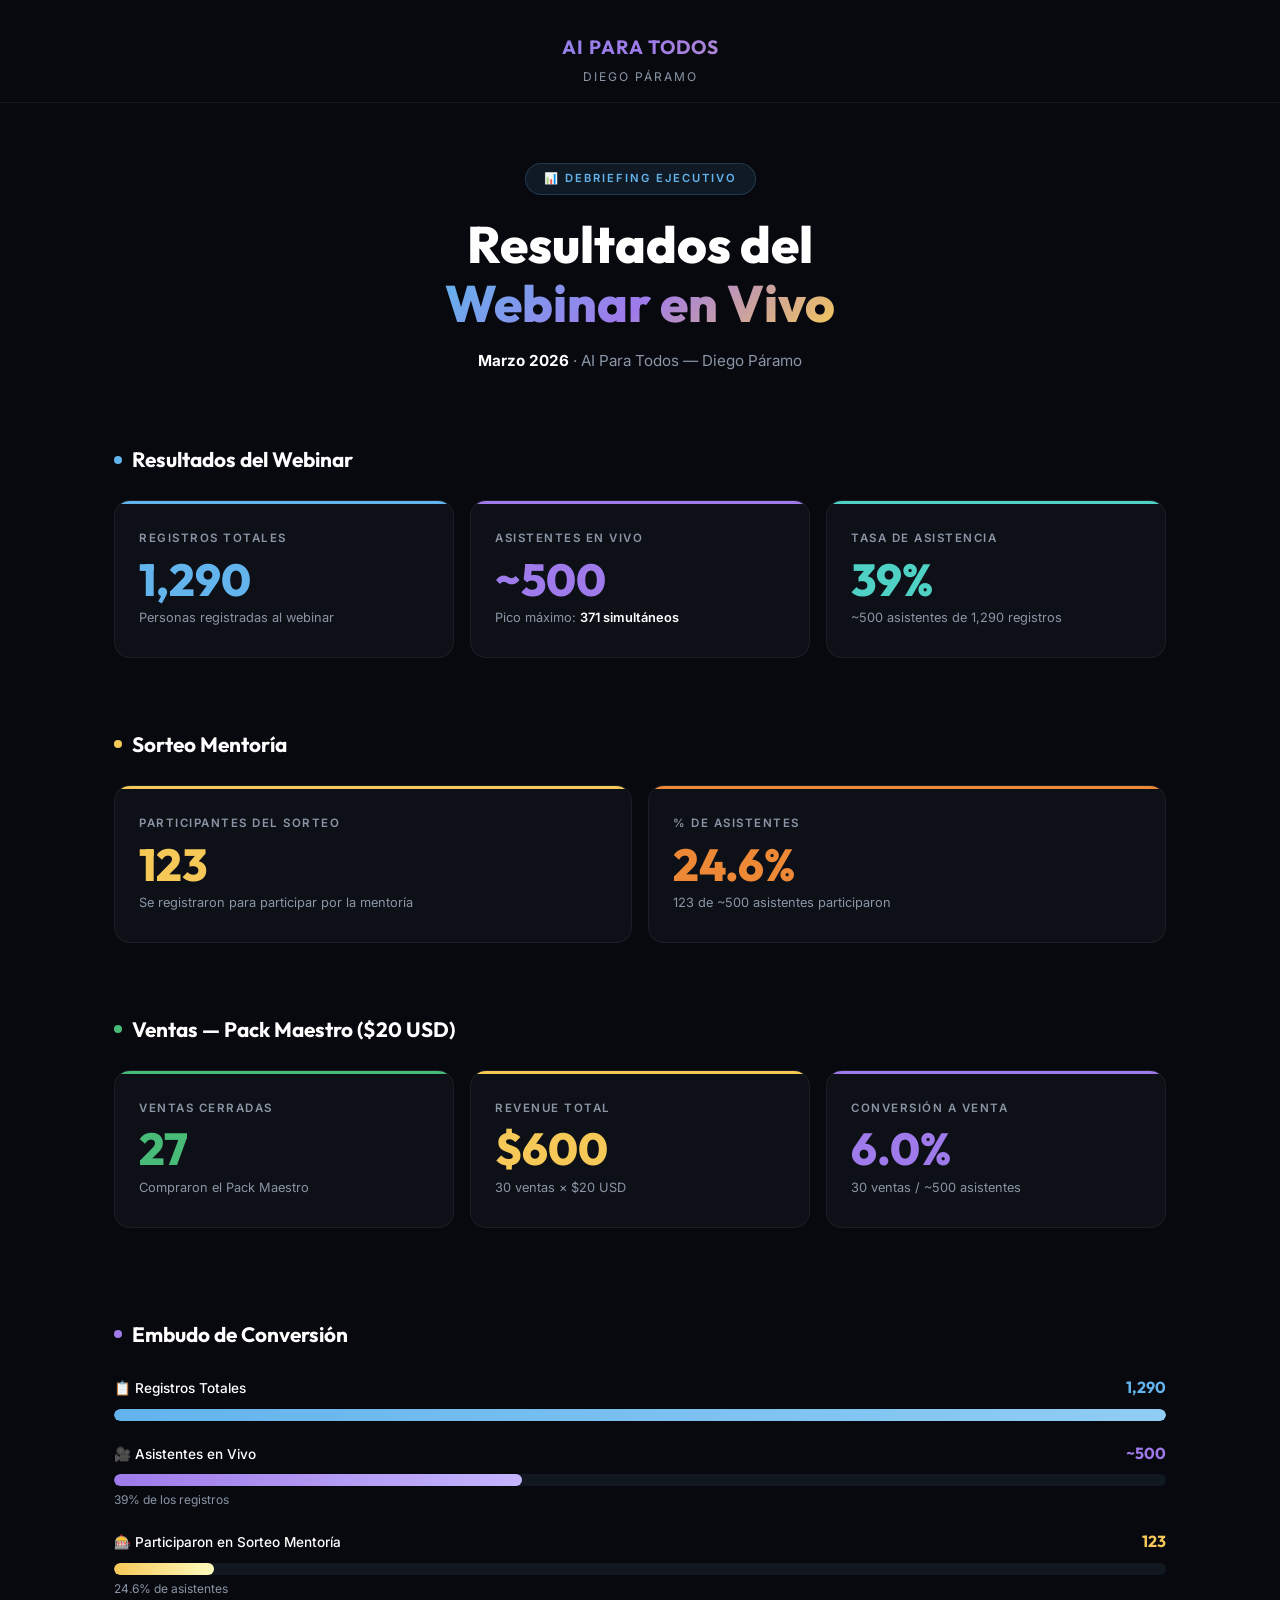
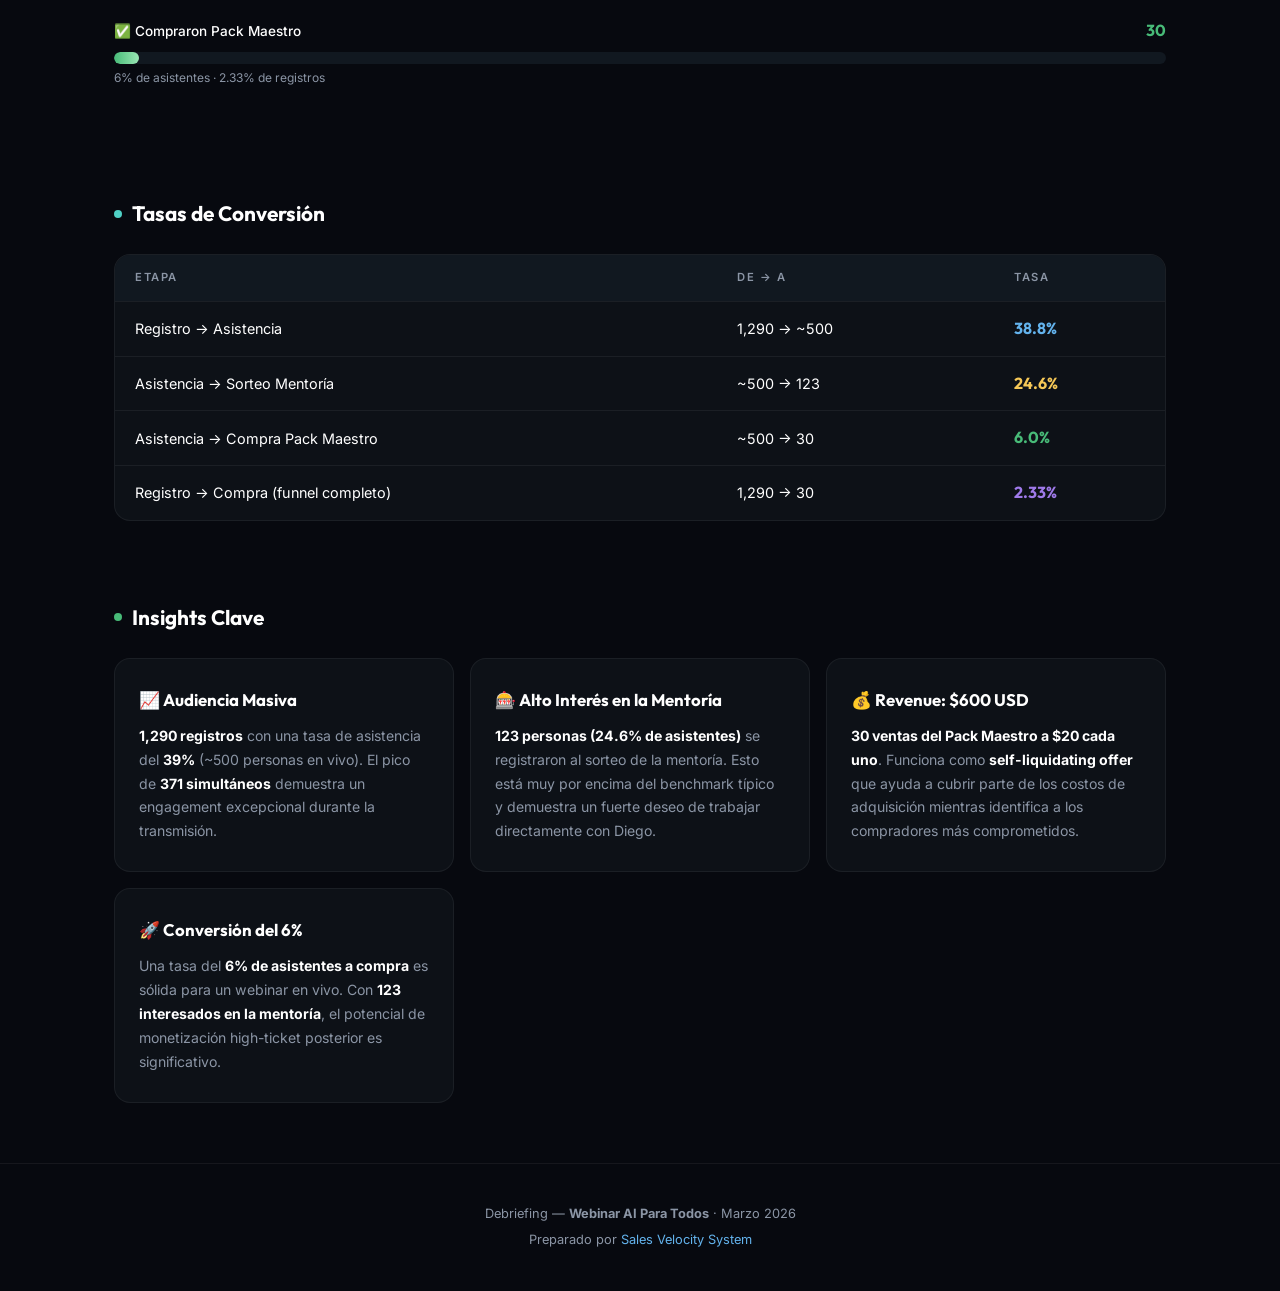
<file: 02_funnel_ghl/debriefing_webinar.html>
<!DOCTYPE html>
<html lang="es">
<head>
  <meta charset="UTF-8">
  <meta name="viewport" content="width=device-width, initial-scale=1.0">
  <title>Debriefing Webinar — AI Para Todos | Diego Páramo</title>
  <meta name="description" content="Resumen ejecutivo del webinar AI Para Todos — Métricas y resultados.">
  <link rel="preconnect" href="https://fonts.googleapis.com">
  <link href="https://fonts.googleapis.com/css2?family=Inter:wght@300;400;500;600;700;800;900&family=Outfit:wght@600;700;800&display=swap" rel="stylesheet">
  <style>
    :root {
      --bg-primary: #07090F;
      --bg-card: #0D1117;
      --bg-card-alt: #111820;
      --border: rgba(255,255,255,0.06);
      --border-accent: rgba(99,179,237,0.15);
      --white: #FFFFFF;
      --muted: #8B95A5;
      --accent-blue: #63B3ED;
      --accent-purple: #9F7AEA;
      --accent-green: #48BB78;
      --accent-gold: #F6C857;
      --accent-cyan: #4FD1C5;
      --accent-orange: #ED8936;
      --gradient-hero: linear-gradient(135deg, #63B3ED 0%, #9F7AEA 50%, #F6C857 100%);
      --font-body: 'Inter', -apple-system, sans-serif;
      --font-display: 'Outfit', 'Inter', sans-serif;
      --radius: 16px;
      --radius-sm: 10px;
    }

    * { margin: 0; padding: 0; box-sizing: border-box; }

    body {
      font-family: var(--font-body);
      background: var(--bg-primary);
      color: var(--white);
      line-height: 1.6;
      -webkit-font-smoothing: antialiased;
    }

    .container {
      max-width: 1100px;
      margin: 0 auto;
      padding: 0 24px;
    }

    /* ─── HEADER ─── */
    .header {
      padding: 32px 0 16px;
      text-align: center;
      border-bottom: 1px solid var(--border);
    }
    .header-logo {
      font-family: var(--font-display);
      font-size: 1.2rem;
      font-weight: 700;
      background: var(--gradient-hero);
      -webkit-background-clip: text;
      -webkit-text-fill-color: transparent;
      background-clip: text;
      letter-spacing: 1px;
      text-transform: uppercase;
    }
    .header-sub {
      font-size: 0.75rem;
      color: var(--muted);
      margin-top: 4px;
      letter-spacing: 2px;
      text-transform: uppercase;
    }

    /* ─── HERO ─── */
    .hero {
      text-align: center;
      padding: 60px 0 50px;
    }
    .hero-badge {
      display: inline-block;
      padding: 6px 18px;
      border-radius: 100px;
      background: rgba(99,179,237,0.1);
      border: 1px solid rgba(99,179,237,0.2);
      font-size: 0.7rem;
      font-weight: 600;
      letter-spacing: 2px;
      text-transform: uppercase;
      color: var(--accent-blue);
      margin-bottom: 20px;
    }
    .hero h1 {
      font-family: var(--font-display);
      font-size: clamp(2rem, 5vw, 3.2rem);
      font-weight: 800;
      line-height: 1.15;
      margin-bottom: 16px;
    }
    .hero h1 span {
      background: var(--gradient-hero);
      -webkit-background-clip: text;
      -webkit-text-fill-color: transparent;
      background-clip: text;
    }
    .hero-date {
      font-size: 0.95rem;
      color: var(--muted);
    }
    .hero-date strong {
      color: var(--white);
    }

    /* ─── KPI GRID ─── */
    .kpi-section {
      padding: 20px 0 50px;
    }
    .kpi-section-title {
      font-family: var(--font-display);
      font-size: 1.3rem;
      font-weight: 700;
      margin-bottom: 24px;
      display: flex;
      align-items: center;
      gap: 10px;
    }
    .kpi-section-title .dot {
      width: 8px; height: 8px;
      border-radius: 50%;
      display: inline-block;
    }
    .kpi-grid {
      display: grid;
      grid-template-columns: repeat(auto-fit, minmax(220px, 1fr));
      gap: 16px;
    }
    .kpi-card {
      background: var(--bg-card);
      border: 1px solid var(--border);
      border-radius: var(--radius);
      padding: 28px 24px;
      position: relative;
      overflow: hidden;
      transition: transform 0.25s, border-color 0.25s;
    }
    .kpi-card:hover {
      transform: translateY(-3px);
      border-color: var(--border-accent);
    }
    .kpi-card::before {
      content: '';
      position: absolute;
      top: 0; left: 0; right: 0;
      height: 3px;
      border-radius: var(--radius) var(--radius) 0 0;
    }
    .kpi-card.blue::before { background: var(--accent-blue); }
    .kpi-card.purple::before { background: var(--accent-purple); }
    .kpi-card.green::before { background: var(--accent-green); }
    .kpi-card.gold::before { background: var(--accent-gold); }
    .kpi-card.cyan::before { background: var(--accent-cyan); }
    .kpi-card.orange::before { background: var(--accent-orange); }

    .kpi-label {
      font-size: 0.72rem;
      font-weight: 600;
      text-transform: uppercase;
      letter-spacing: 1.5px;
      color: var(--muted);
      margin-bottom: 10px;
    }
    .kpi-value {
      font-family: var(--font-display);
      font-size: 2.8rem;
      font-weight: 800;
      line-height: 1;
      margin-bottom: 6px;
    }
    .kpi-value.blue { color: var(--accent-blue); }
    .kpi-value.purple { color: var(--accent-purple); }
    .kpi-value.green { color: var(--accent-green); }
    .kpi-value.gold { color: var(--accent-gold); }
    .kpi-value.cyan { color: var(--accent-cyan); }
    .kpi-value.orange { color: var(--accent-orange); }

    .kpi-note {
      font-size: 0.8rem;
      color: var(--muted);
    }
    .kpi-note strong {
      color: var(--white);
      font-weight: 600;
    }

    /* ─── FUNNEL BREAKDOWN ─── */
    .funnel-section {
      padding: 40px 0 50px;
    }
    .funnel-bar-wrap {
      margin-bottom: 20px;
    }
    .funnel-bar-header {
      display: flex;
      justify-content: space-between;
      align-items: baseline;
      margin-bottom: 8px;
    }
    .funnel-bar-label {
      font-size: 0.85rem;
      font-weight: 500;
    }
    .funnel-bar-value {
      font-family: var(--font-display);
      font-size: 1rem;
      font-weight: 700;
    }
    .funnel-bar-track {
      width: 100%;
      height: 12px;
      background: var(--bg-card-alt);
      border-radius: 99px;
      overflow: hidden;
    }
    .funnel-bar-fill {
      height: 100%;
      border-radius: 99px;
      transition: width 1.5s cubic-bezier(0.22,1,0.36,1);
    }
    .funnel-bar-fill.blue { background: linear-gradient(90deg, var(--accent-blue), #90CDF4); }
    .funnel-bar-fill.purple { background: linear-gradient(90deg, var(--accent-purple), #C4B5FD); }
    .funnel-bar-fill.green { background: linear-gradient(90deg, var(--accent-green), #9AE6B4); }
    .funnel-bar-fill.gold { background: linear-gradient(90deg, var(--accent-gold), #FEFCBF); }
    .funnel-bar-fill.cyan { background: linear-gradient(90deg, var(--accent-cyan), #81E6D9); }

    .funnel-pct {
      font-size: 0.75rem;
      color: var(--muted);
      margin-top: 4px;
    }

    /* ─── CONVERSION TABLE ─── */
    .conversion-section {
      padding: 40px 0;
    }
    .conv-table {
      width: 100%;
      border-collapse: separate;
      border-spacing: 0;
      background: var(--bg-card);
      border: 1px solid var(--border);
      border-radius: var(--radius);
      overflow: hidden;
    }
    .conv-table th,
    .conv-table td {
      padding: 14px 20px;
      text-align: left;
    }
    .conv-table th {
      background: var(--bg-card-alt);
      font-size: 0.7rem;
      font-weight: 600;
      text-transform: uppercase;
      letter-spacing: 1.5px;
      color: var(--muted);
    }
    .conv-table td {
      font-size: 0.9rem;
      border-top: 1px solid var(--border);
    }
    .conv-table tr:hover td {
      background: rgba(99,179,237,0.03);
    }
    .conv-rate {
      font-family: var(--font-display);
      font-weight: 700;
      font-size: 1rem;
    }

    /* ─── INSIGHTS ─── */
    .insights-section {
      padding: 40px 0 60px;
    }
    .insight-grid {
      display: grid;
      grid-template-columns: repeat(auto-fit, minmax(300px, 1fr));
      gap: 16px;
    }
    .insight-card {
      background: var(--bg-card);
      border: 1px solid var(--border);
      border-radius: var(--radius);
      padding: 28px 24px;
    }
    .insight-card h3 {
      font-family: var(--font-display);
      font-size: 1.05rem;
      font-weight: 700;
      margin-bottom: 10px;
      display: flex;
      align-items: center;
      gap: 8px;
    }
    .insight-card p {
      font-size: 0.88rem;
      color: var(--muted);
      line-height: 1.7;
    }
    .insight-card p strong {
      color: var(--white);
    }

    /* ─── FOOTER ─── */
    footer {
      text-align: center;
      padding: 40px 0;
      border-top: 1px solid var(--border);
    }
    footer p {
      font-size: 0.8rem;
      color: var(--muted);
    }
    footer a {
      color: var(--accent-blue);
      text-decoration: none;
    }

    /* ─── ANIMATION ─── */
    .animate {
      opacity: 0;
      transform: translateY(24px);
      transition: opacity 0.7s ease, transform 0.7s ease;
    }
    .animate.visible {
      opacity: 1;
      transform: translateY(0);
    }
    .delay-1 { transition-delay: 0.1s; }
    .delay-2 { transition-delay: 0.2s; }
    .delay-3 { transition-delay: 0.3s; }
    .delay-4 { transition-delay: 0.4s; }
    .delay-5 { transition-delay: 0.5s; }

    /* ─── RESPONSIVE ─── */
    @media (max-width: 600px) {
      .kpi-grid { grid-template-columns: 1fr 1fr; gap: 10px; }
      .kpi-card { padding: 20px 16px; }
      .kpi-value { font-size: 2rem; }
      .hero { padding: 40px 0 24px; }
      .conv-table { font-size: 0.8rem; }
      .conv-table th, .conv-table td { padding: 10px 12px; }
      .insight-grid { grid-template-columns: 1fr; }
    }
  </style>
</head>
<body>

  <!-- HEADER -->
  <header class="header">
    <div class="container">
      <div class="header-logo">AI Para Todos</div>
      <div class="header-sub">Diego Páramo</div>
    </div>
  </header>

  <!-- HERO -->
  <section class="hero">
    <div class="container">
      <div class="hero-badge animate">📊 Debriefing Ejecutivo</div>
      <h1 class="animate delay-1">Resultados del<br><span>Webinar en Vivo</span></h1>
      <p class="hero-date animate delay-2"><strong>Marzo 2026</strong> · AI Para Todos — Diego Páramo</p>
    </div>
  </section>

  <!-- KPIs PRINCIPALES -->
  <section class="kpi-section">
    <div class="container">
      <h2 class="kpi-section-title animate"><span class="dot" style="background:var(--accent-blue)"></span> Resultados del Webinar</h2>
      <div class="kpi-grid">
        <div class="kpi-card blue animate delay-1">
          <div class="kpi-label">Registros Totales</div>
          <div class="kpi-value blue">1,290</div>
          <div class="kpi-note">Personas registradas al webinar</div>
        </div>
        <div class="kpi-card purple animate delay-2">
          <div class="kpi-label">Asistentes en Vivo</div>
          <div class="kpi-value purple">~500</div>
          <div class="kpi-note">Pico máximo: <strong>371 simultáneos</strong></div>
        </div>
        <div class="kpi-card cyan animate delay-3">
          <div class="kpi-label">Tasa de Asistencia</div>
          <div class="kpi-value cyan">39%</div>
          <div class="kpi-note">~500 asistentes de 1,290 registros</div>
        </div>
      </div>
    </div>
  </section>

  <!-- SORTEO MENTORÍA -->
  <section class="kpi-section">
    <div class="container">
      <h2 class="kpi-section-title animate"><span class="dot" style="background:var(--accent-gold)"></span> Sorteo Mentoría</h2>
      <div class="kpi-grid">
        <div class="kpi-card gold animate delay-1">
          <div class="kpi-label">Participantes del Sorteo</div>
          <div class="kpi-value gold">123</div>
          <div class="kpi-note">Se registraron para participar por la mentoría</div>
        </div>
        <div class="kpi-card orange animate delay-2">
          <div class="kpi-label">% de Asistentes</div>
          <div class="kpi-value orange">24.6%</div>
          <div class="kpi-note">123 de ~500 asistentes participaron</div>
        </div>
      </div>
    </div>
  </section>

  <!-- VENTAS -->
  <section class="kpi-section">
    <div class="container">
      <h2 class="kpi-section-title animate"><span class="dot" style="background:var(--accent-green)"></span> Ventas — Pack Maestro ($20 USD)</h2>
      <div class="kpi-grid">
        <div class="kpi-card green animate delay-1">
          <div class="kpi-label">Ventas Cerradas</div>
          <div class="kpi-value green">30</div>
          <div class="kpi-note">Compraron el Pack Maestro</div>
        </div>
        <div class="kpi-card gold animate delay-2">
          <div class="kpi-label">Revenue Total</div>
          <div class="kpi-value gold">$600</div>
          <div class="kpi-note">30 ventas × $20 USD</div>
        </div>
        <div class="kpi-card purple animate delay-3">
          <div class="kpi-label">Conversión a Venta</div>
          <div class="kpi-value purple">6.0%</div>
          <div class="kpi-note">30 ventas / ~500 asistentes</div>
        </div>
      </div>
    </div>
  </section>

  <!-- EMBUDO DE CONVERSIÓN -->
  <section class="funnel-section">
    <div class="container">
      <h2 class="kpi-section-title animate"><span class="dot" style="background:var(--accent-purple)"></span> Embudo de Conversión</h2>

      <div class="funnel-bar-wrap animate delay-1">
        <div class="funnel-bar-header">
          <span class="funnel-bar-label">📋 Registros Totales</span>
          <span class="funnel-bar-value" style="color:var(--accent-blue)">1,290</span>
        </div>
        <div class="funnel-bar-track">
          <div class="funnel-bar-fill blue" style="width:100%"></div>
        </div>
      </div>

      <div class="funnel-bar-wrap animate delay-2">
        <div class="funnel-bar-header">
          <span class="funnel-bar-label">🎥 Asistentes en Vivo</span>
          <span class="funnel-bar-value" style="color:var(--accent-purple)">~500</span>
        </div>
        <div class="funnel-bar-track">
          <div class="funnel-bar-fill purple" style="width:38.8%"></div>
        </div>
        <div class="funnel-pct">39% de los registros</div>
      </div>

      <div class="funnel-bar-wrap animate delay-3">
        <div class="funnel-bar-header">
          <span class="funnel-bar-label">🎰 Participaron en Sorteo Mentoría</span>
          <span class="funnel-bar-value" style="color:var(--accent-gold)">123</span>
        </div>
        <div class="funnel-bar-track">
          <div class="funnel-bar-fill gold" style="width:9.5%"></div>
        </div>
        <div class="funnel-pct">24.6% de asistentes</div>
      </div>

      <div class="funnel-bar-wrap animate delay-4">
        <div class="funnel-bar-header">
          <span class="funnel-bar-label">✅ Compraron Pack Maestro</span>
          <span class="funnel-bar-value" style="color:var(--accent-green)">30</span>
        </div>
        <div class="funnel-bar-track">
          <div class="funnel-bar-fill green" style="width:2.33%"></div>
        </div>
        <div class="funnel-pct">6% de asistentes · 2.33% de registros</div>
      </div>
    </div>
  </section>

  <!-- TABLA DE CONVERSIÓN -->
  <section class="conversion-section">
    <div class="container">
      <h2 class="kpi-section-title animate"><span class="dot" style="background:var(--accent-cyan)"></span> Tasas de Conversión</h2>
      <table class="conv-table animate delay-1">
        <thead>
          <tr>
            <th>Etapa</th>
            <th>De → A</th>
            <th>Tasa</th>
          </tr>
        </thead>
        <tbody>
          <tr>
            <td>Registro → Asistencia</td>
            <td>1,290 → ~500</td>
            <td><span class="conv-rate" style="color:var(--accent-blue)">38.8%</span></td>
          </tr>
          <tr>
            <td>Asistencia → Sorteo Mentoría</td>
            <td>~500 → 123</td>
            <td><span class="conv-rate" style="color:var(--accent-gold)">24.6%</span></td>
          </tr>
          <tr>
            <td>Asistencia → Compra Pack Maestro</td>
            <td>~500 → 30</td>
            <td><span class="conv-rate" style="color:var(--accent-green)">6.0%</span></td>
          </tr>
          <tr>
            <td>Registro → Compra (funnel completo)</td>
            <td>1,290 → 30</td>
            <td><span class="conv-rate" style="color:var(--accent-purple)">2.33%</span></td>
          </tr>
        </tbody>
      </table>
    </div>
  </section>

  <!-- INSIGHTS -->
  <section class="insights-section">
    <div class="container">
      <h2 class="kpi-section-title animate"><span class="dot" style="background:var(--accent-green)"></span> Insights Clave</h2>
      <div class="insight-grid">
        <div class="insight-card animate delay-1">
          <h3>📈 Audiencia Masiva</h3>
          <p><strong>1,290 registros</strong> con una tasa de asistencia del <strong>39%</strong> (~500 personas en vivo). El pico de <strong>371 simultáneos</strong> demuestra un engagement excepcional durante la transmisión.</p>
        </div>
        <div class="insight-card animate delay-2">
          <h3>🎰 Alto Interés en la Mentoría</h3>
          <p><strong>123 personas (24.6% de asistentes)</strong> se registraron al sorteo de la mentoría. Esto está muy por encima del benchmark típico y demuestra un fuerte deseo de trabajar directamente con Diego.</p>
        </div>
        <div class="insight-card animate delay-3">
          <h3>💰 Revenue: $600 USD</h3>
          <p><strong>30 ventas del Pack Maestro a $20 cada uno</strong>. Funciona como <strong>self-liquidating offer</strong> que ayuda a cubrir parte de los costos de adquisición mientras identifica a los compradores más comprometidos.</p>
        </div>
        <div class="insight-card animate delay-4">
          <h3>🚀 Conversión del 6%</h3>
          <p>Una tasa del <strong>6% de asistentes a compra</strong> es sólida para un webinar en vivo. Con <strong>123 interesados en la mentoría</strong>, el potencial de monetización high-ticket posterior es significativo.</p>
        </div>
      </div>
    </div>
  </section>

  <!-- FOOTER -->
  <footer>
    <div class="container">
      <p>Debriefing — <strong>Webinar AI Para Todos</strong> · Marzo 2026</p>
      <p style="margin-top:6px;">Preparado por <a href="https://luchobranding.com" target="_blank">Sales Velocity System</a></p>
    </div>
  </footer>

  <script>
    // Intersection Observer for scroll animations
    const observer = new IntersectionObserver((entries) => {
      entries.forEach(entry => {
        if (entry.isIntersecting) {
          entry.target.classList.add('visible');
        }
      });
    }, { threshold: 0.1, rootMargin: '0px 0px -40px 0px' });

    document.querySelectorAll('.animate').forEach(el => observer.observe(el));

    // Animate KPI numbers on visibility
    function animateValue(el, start, end, duration) {
      const range = end - start;
      const startTime = performance.now();
      function update(currentTime) {
        const elapsed = currentTime - startTime;
        const progress = Math.min(elapsed / duration, 1);
        const eased = 1 - Math.pow(1 - progress, 3);
        const current = Math.round(start + range * eased);
        el.textContent = current.toLocaleString('en-US');
        if (progress < 1) requestAnimationFrame(update);
      }
      requestAnimationFrame(update);
    }

    const kpiObserver = new IntersectionObserver((entries) => {
      entries.forEach(entry => {
        if (entry.isIntersecting && !entry.target.dataset.animated) {
          entry.target.dataset.animated = 'true';
          const text = entry.target.textContent.replace(/[^0-9.]/g, '');
          const val = parseFloat(text);
          if (!isNaN(val) && val > 1 && !entry.target.textContent.includes('$') && !entry.target.textContent.includes('%') && !entry.target.textContent.includes('~')) {
            animateValue(entry.target, 0, val, 1200);
          }
        }
      });
    }, { threshold: 0.5 });

    document.querySelectorAll('.kpi-value').forEach(el => kpiObserver.observe(el));
  </script>
</body>
</html>
</file>
